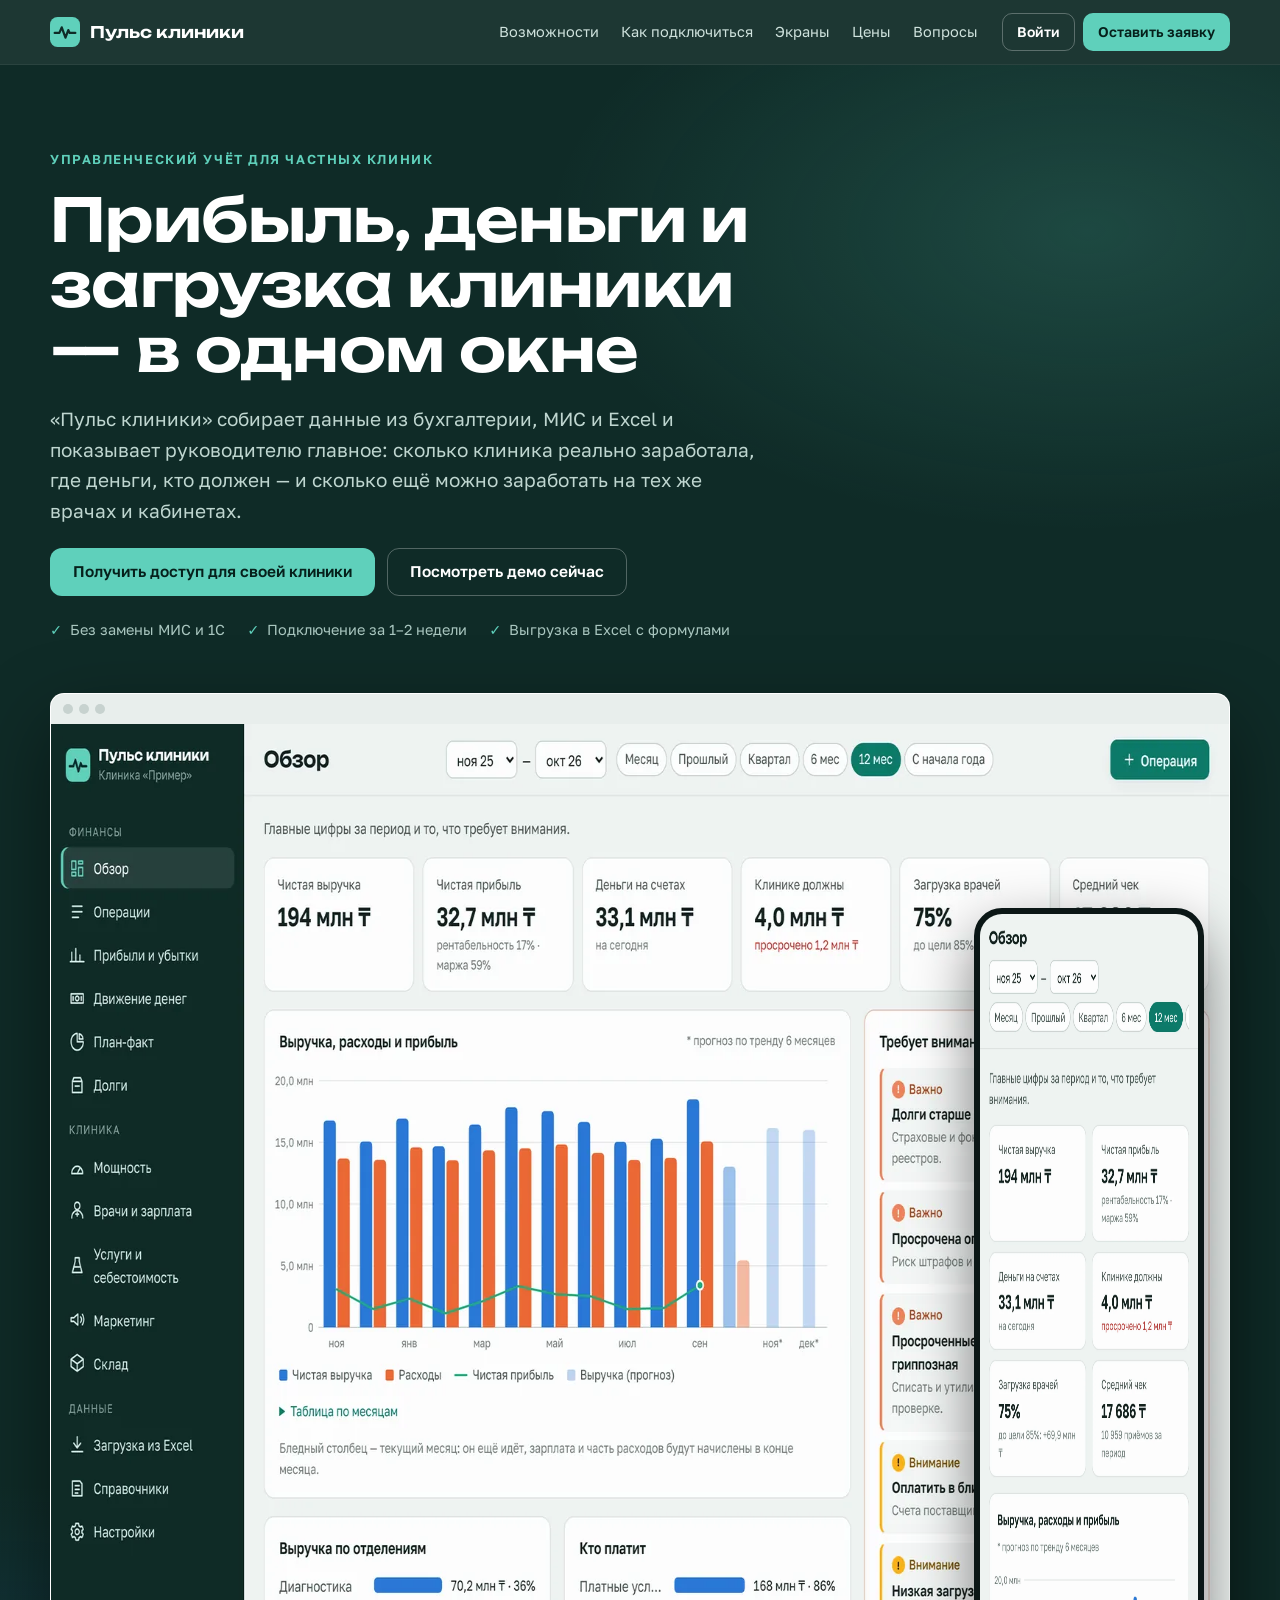
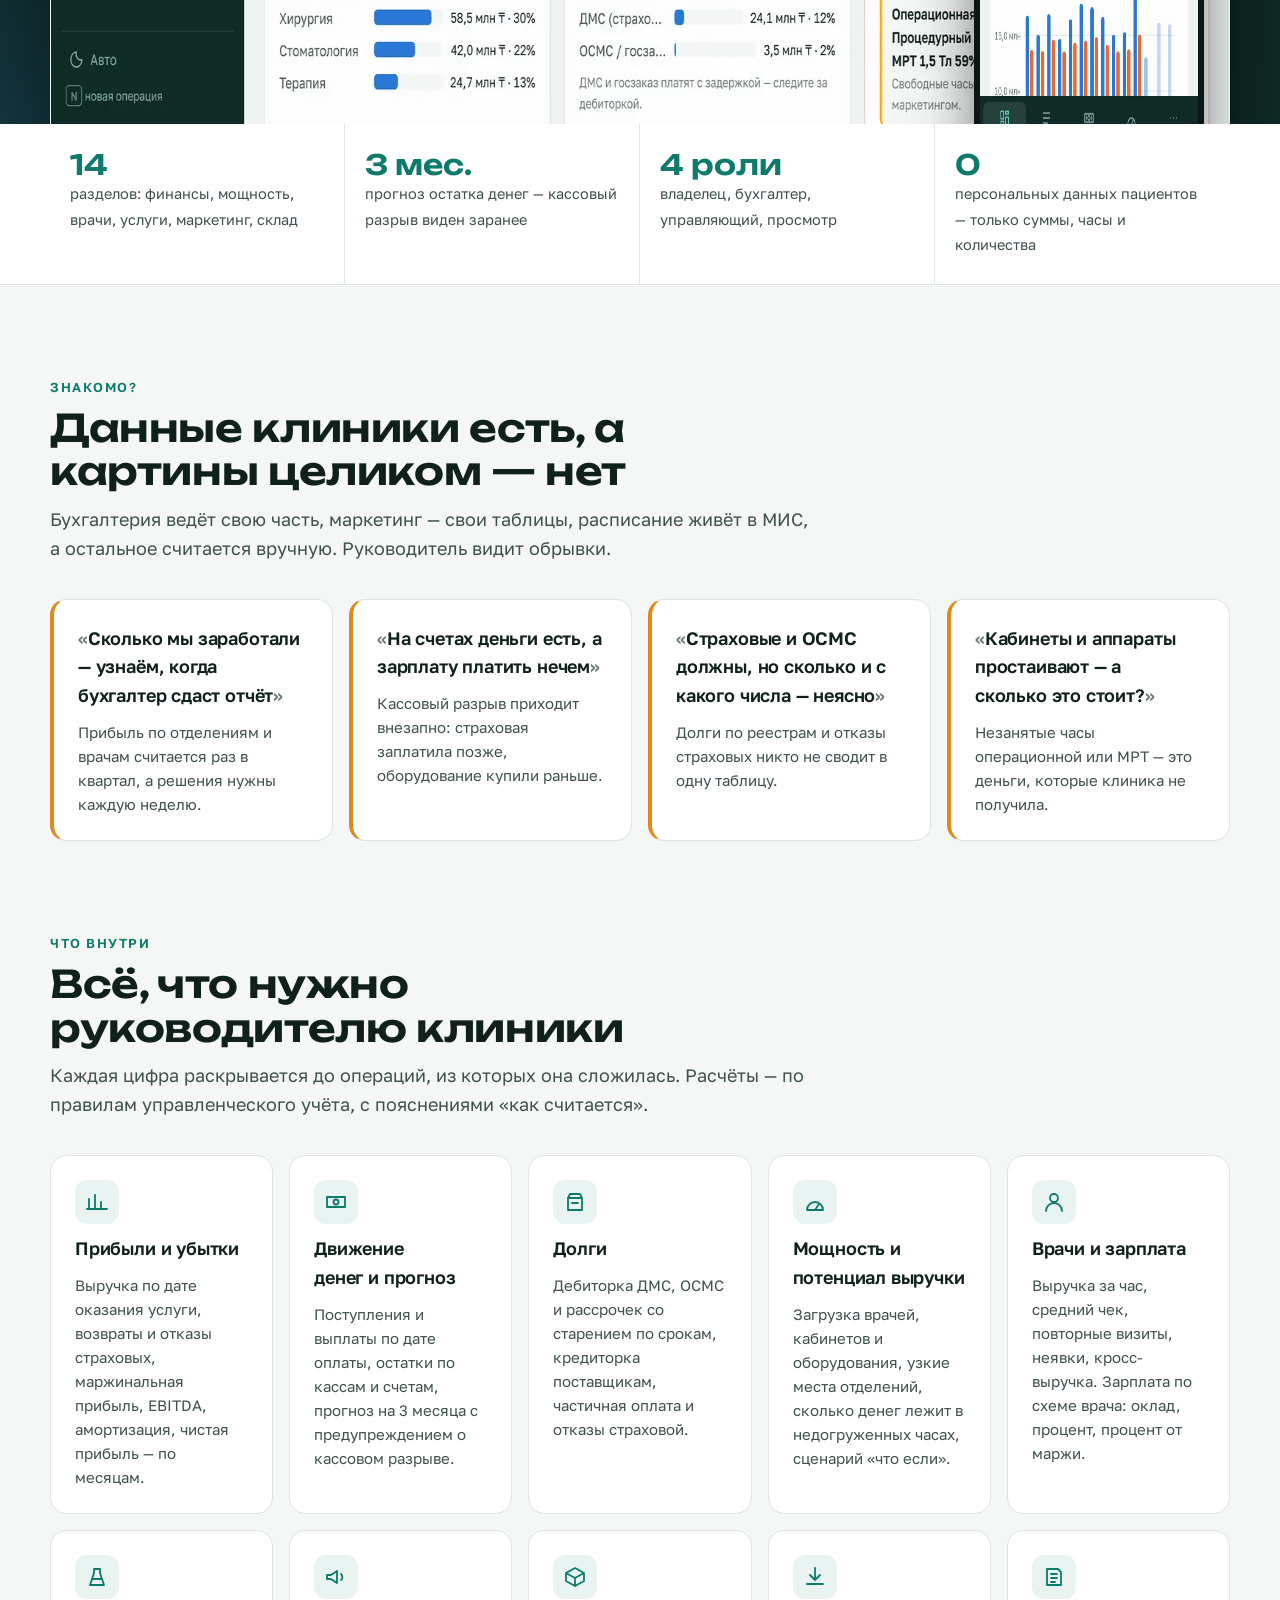
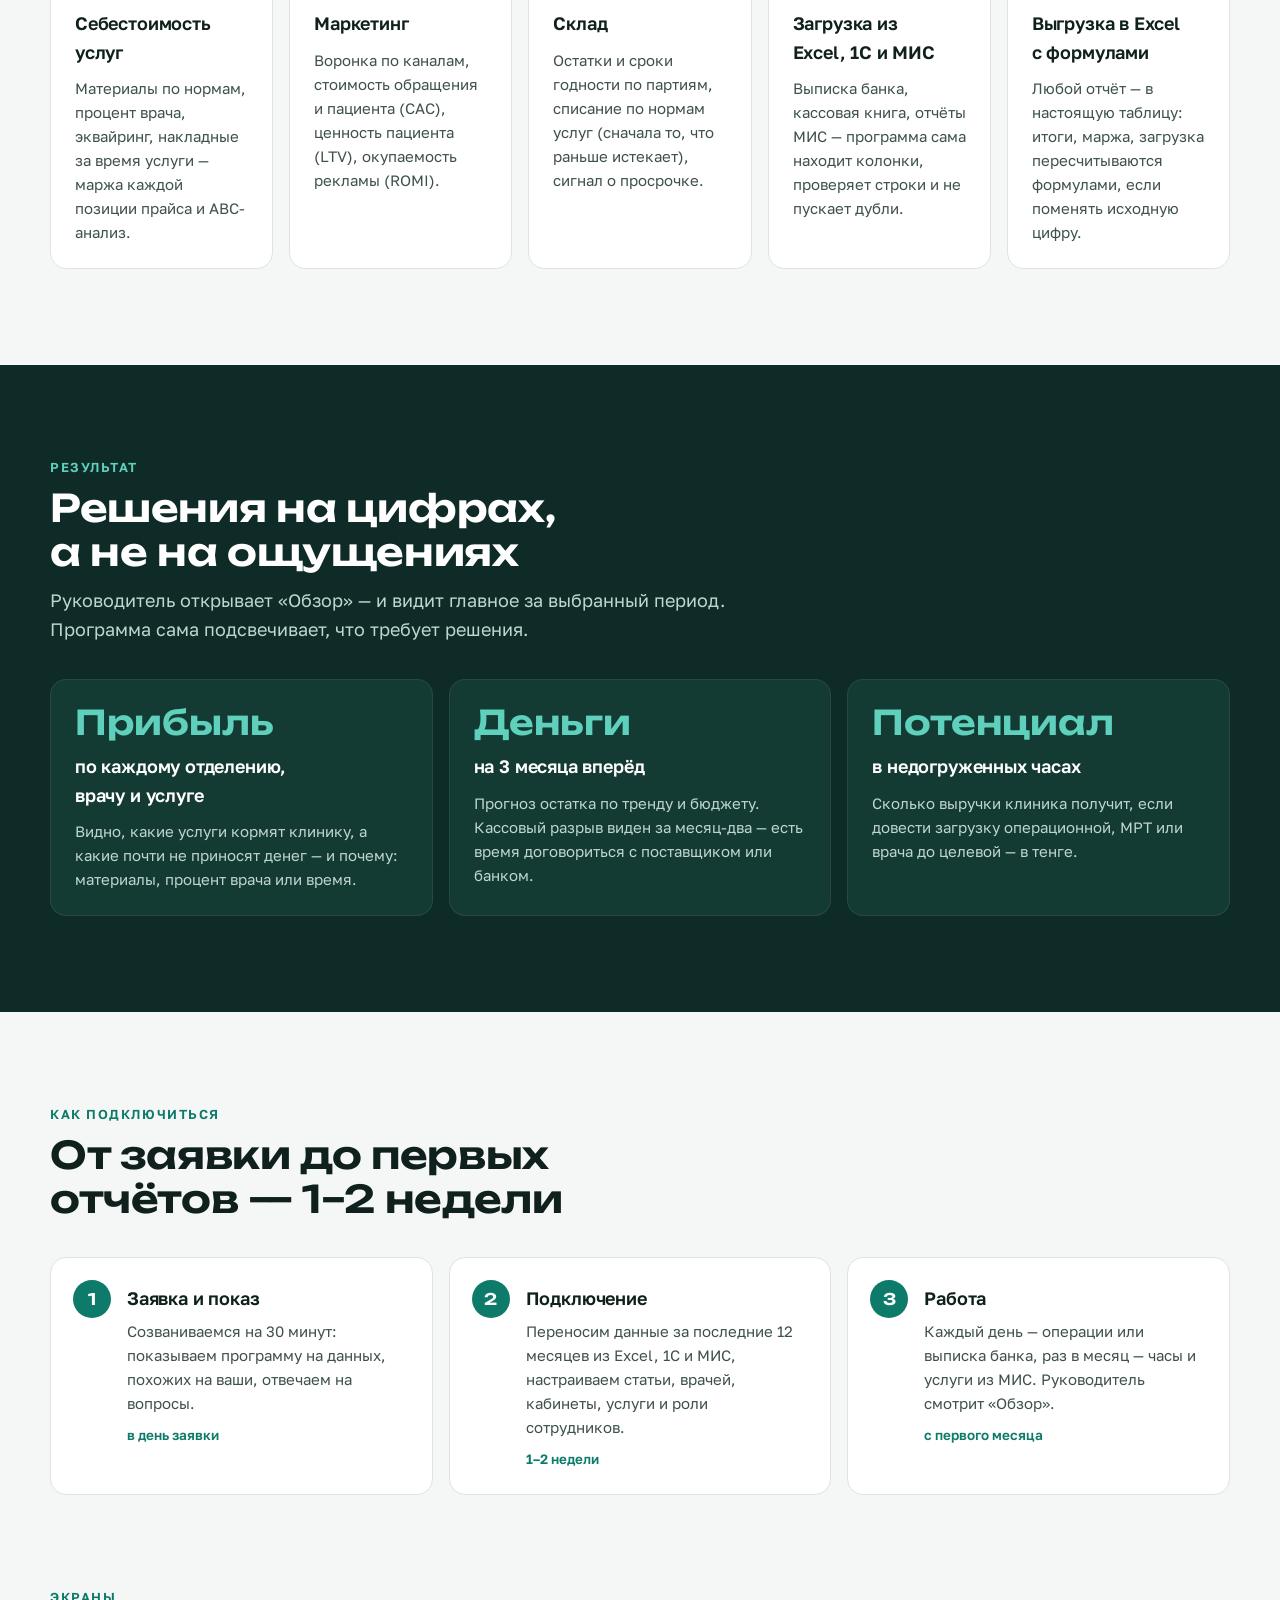
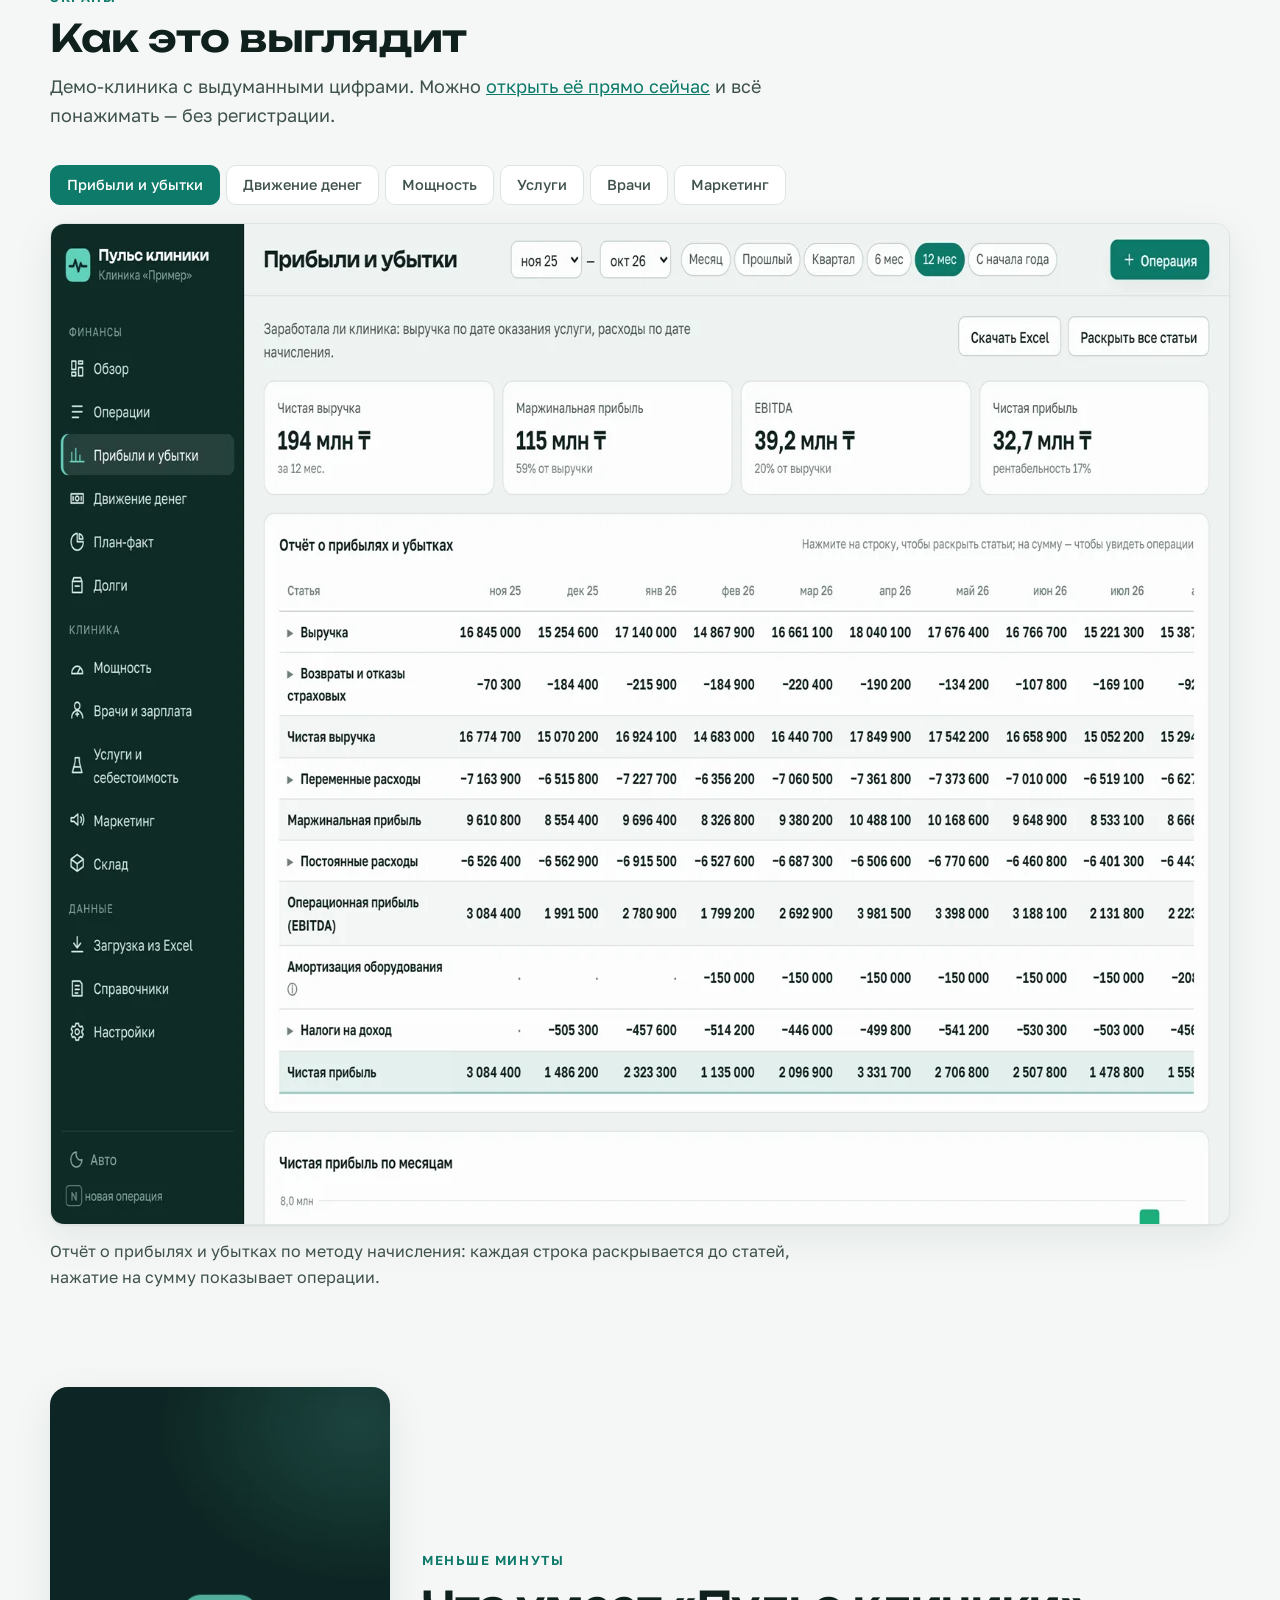
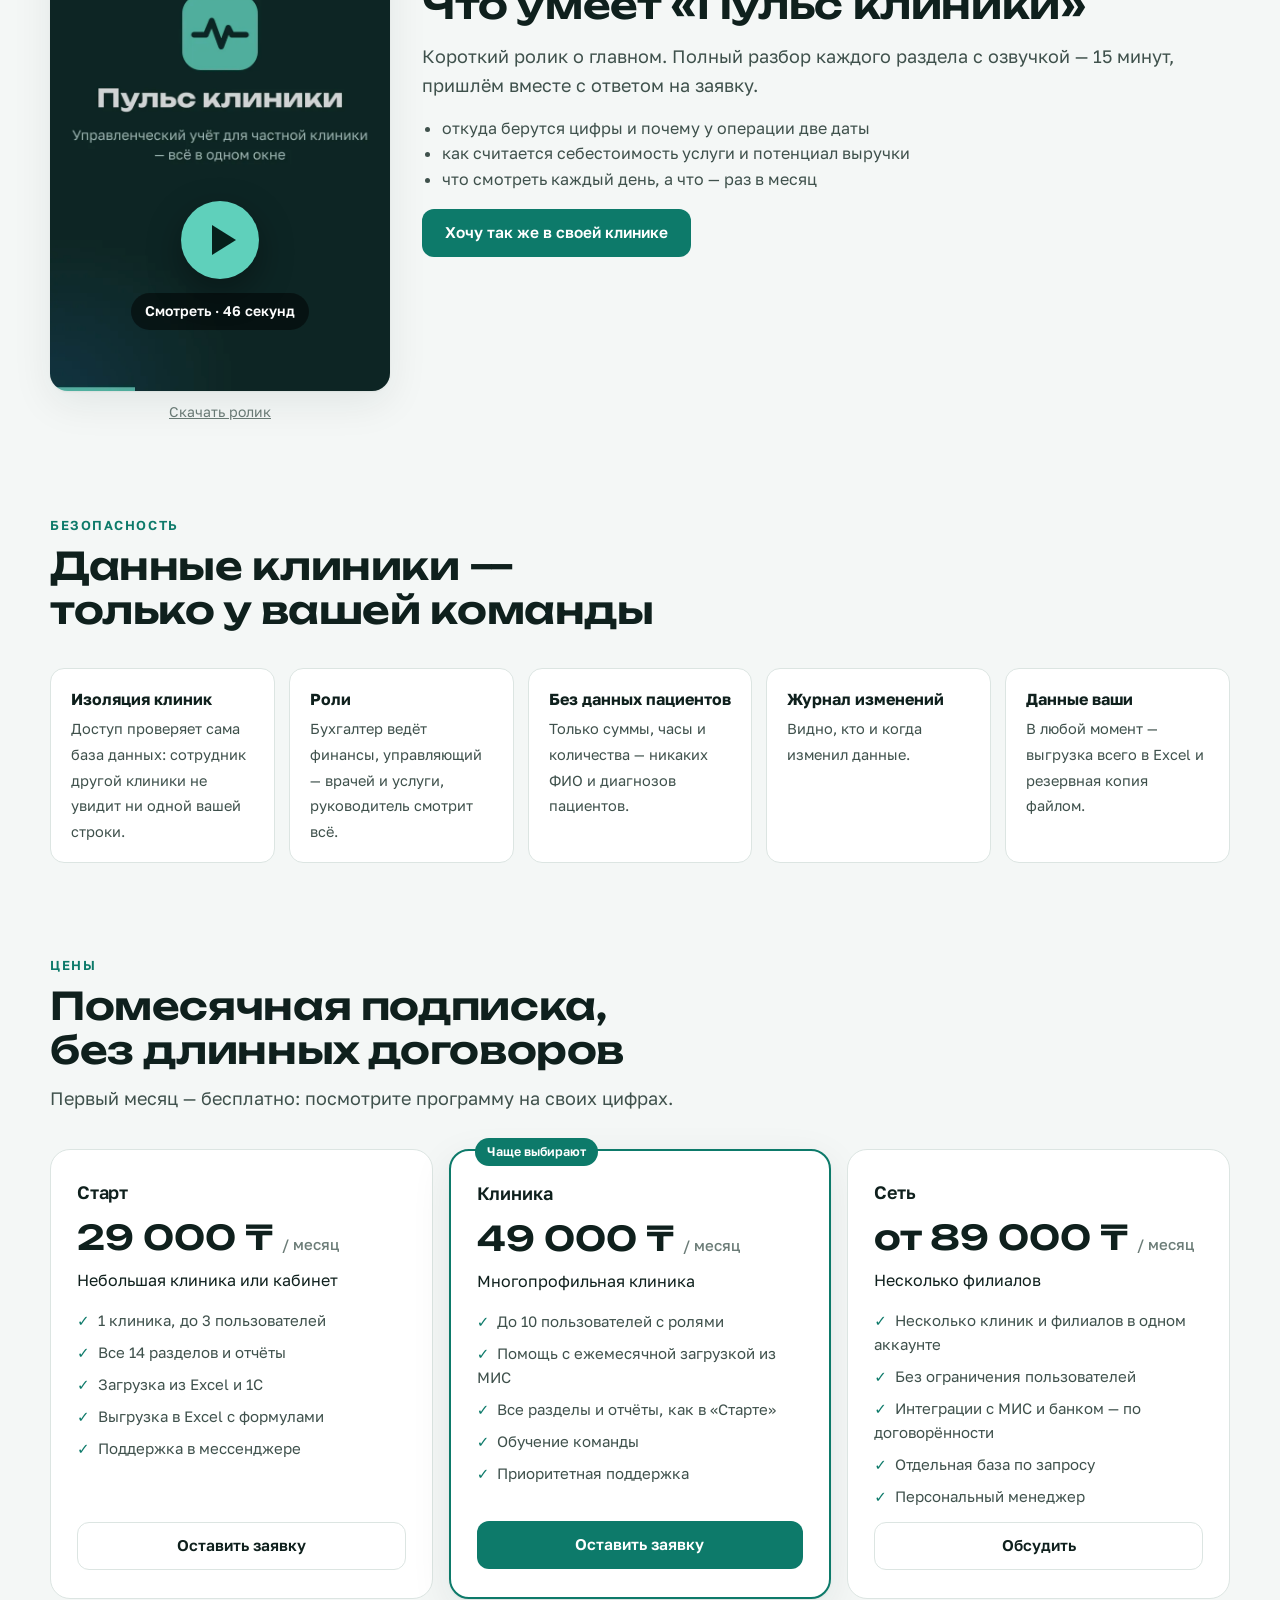
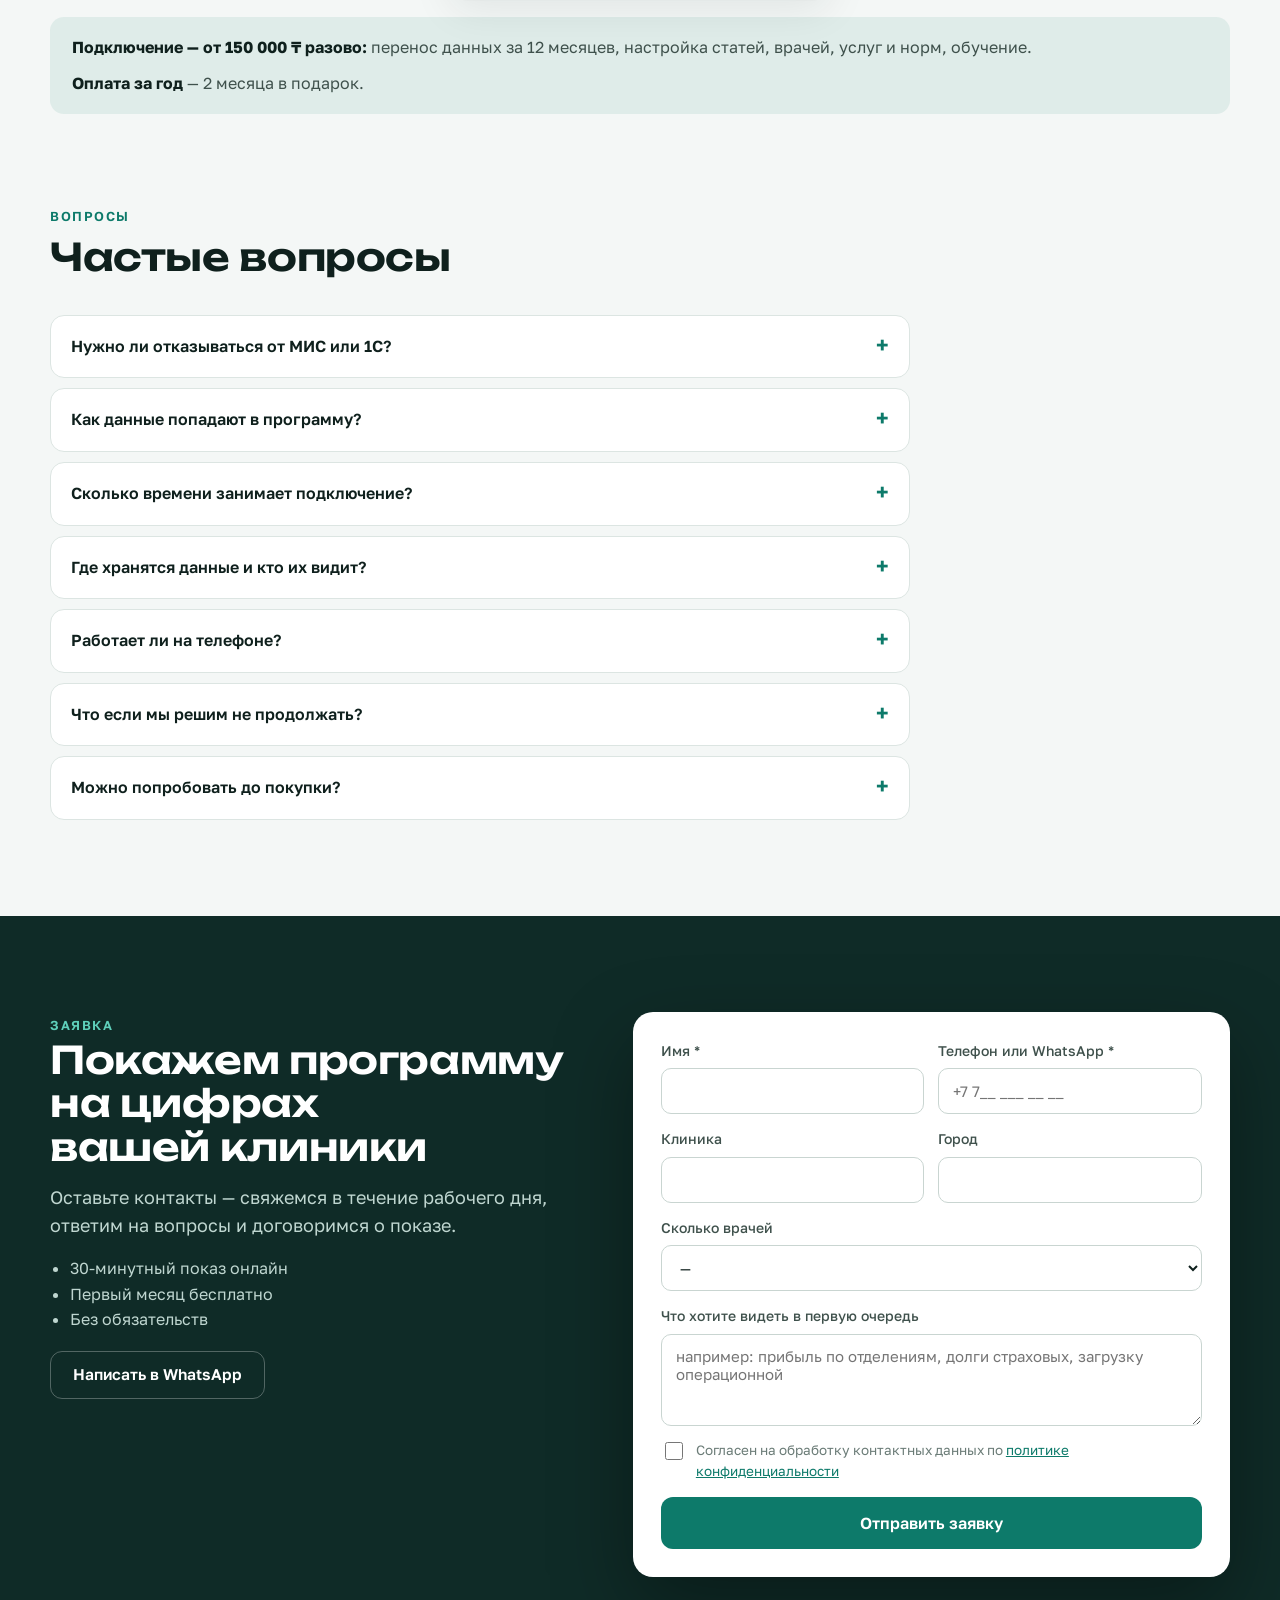
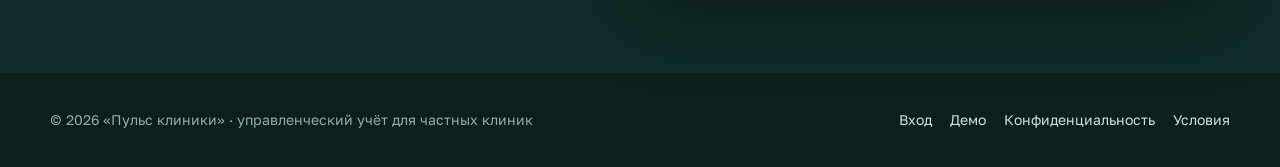
<file: public/index.html>
<!doctype html>
<html lang="ru">
<head>
<meta charset="utf-8">
<meta name="viewport" content="width=device-width, initial-scale=1">
<title>Пульс клиники — управленческий учёт для частной клиники</title>
<meta name="description" content="Прибыль, деньги, долги страховых и загрузка врачей и кабинетов — в одном окне. Без замены МИС и 1С. Подключение за 1–2 недели.">
<link rel="icon" href="favicon.svg" type="image/svg+xml">
<meta property="og:type" content="website">
<meta property="og:title" content="Пульс клиники — управленческий учёт для частной клиники">
<meta property="og:description" content="Сколько клиника реально заработала, где деньги, кто должен и сколько ещё можно заработать на тех же врачах и кабинетах.">
<meta property="og:url" content="https://puls-kliniki.imakanovr.workers.dev/">
<!-- ссылки в соцсетях и мессенджерах берут картинку только по полному адресу; при смене домена поменяйте его здесь -->
<meta property="og:image" content="https://puls-kliniki.imakanovr.workers.dev/img/og.png">
<meta property="og:image:width" content="1200">
<meta property="og:image:height" content="630">
<meta name="twitter:card" content="summary_large_image">
<link rel="canonical" href="https://puls-kliniki.imakanovr.workers.dev/">
<meta property="og:locale" content="ru_RU">
<meta name="theme-color" content="#0f2b27">
<link rel="preconnect" href="https://fonts.googleapis.com">
<link rel="preconnect" href="https://fonts.gstatic.com" crossorigin>
<link rel="stylesheet" href="https://fonts.googleapis.com/css2?family=Golos+Text:wght@400;500;600;700&family=Unbounded:wght@500;600&display=swap">
<link rel="stylesheet" href="landing.css">
<script type="application/ld+json">{"@context": "https://schema.org", "@type": "SoftwareApplication", "name": "Пульс клиники", "applicationCategory": "BusinessApplication", "operatingSystem": "Web", "description": "Управленческий учёт для частной клиники: прибыль, деньги, долги страховых, загрузка врачей и кабинетов, себестоимость услуг.", "url": "https://puls-kliniki.imakanovr.workers.dev/", "inLanguage": "ru", "offers": [{"@type": "Offer", "name": "Старт", "price": "29000", "priceCurrency": "KZT"}, {"@type": "Offer", "name": "Клиника", "price": "49000", "priceCurrency": "KZT"}, {"@type": "Offer", "name": "Сеть", "price": "89000", "priceCurrency": "KZT"}]}</script>
<script type="application/ld+json">{"@context": "https://schema.org", "@type": "Organization", "name": "Пульс клиники", "url": "https://puls-kliniki.imakanovr.workers.dev/", "logo": "https://puls-kliniki.imakanovr.workers.dev/favicon.svg", "contactPoint": {"@type": "ContactPoint", "telephone": "+7-707-611-30-75", "contactType": "sales", "availableLanguage": "Russian"}}</script>
<script type="application/ld+json">{"@context": "https://schema.org", "@type": "FAQPage", "mainEntity": [{"@type": "Question", "name": "Нужно ли отказываться от МИС или 1С?", "acceptedAnswer": {"@type": "Answer", "text": "Нет. МИС ведёт расписание и приёмы, 1С — официальную бухгалтерию. «Пульс клиники» берёт из них цифры и показывает управленческую картину, которой там нет."}}, {"@type": "Question", "name": "Как данные попадают в программу?", "acceptedAnswer": {"@type": "Answer", "text": "Операции вносятся вручную или загружаются выпиской банка, кассовой книгой, выгрузкой из 1С. Часы, приёмы и продажи услуг — отчётом МИС раз в месяц. Программа сама находит колонки, показывает ошибки и не пускает повторную загрузку тех же строк."}}, {"@type": "Question", "name": "Сколько времени занимает подключение?", "acceptedAnswer": {"@type": "Answer", "text": "Обычно 1–2 недели: перенос данных за последние 12 месяцев, настройка справочников и обучение. Первые отчёты на ваших цифрах — уже в первую неделю."}}, {"@type": "Question", "name": "Где хранятся данные и кто их видит?", "acceptedAnswer": {"@type": "Answer", "text": "В защищённой облачной базе. Доступ — только у сотрудников, которых пригласил владелец клиники, по ролям. Данные других клиник изолированы на уровне базы. Персональные данные пациентов в программе не хранятся."}}, {"@type": "Question", "name": "Работает ли на телефоне?", "acceptedAnswer": {"@type": "Answer", "text": "Да. Руководитель смотрит «Обзор», деньги и загрузку с телефона, бухгалтер работает с компьютера. Ничего устанавливать не нужно — программа открывается в браузере."}}, {"@type": "Question", "name": "Что если мы решим не продолжать?", "acceptedAnswer": {"@type": "Answer", "text": "Все данные выгружаются в Excel и резервной копией файлом — в любой момент. Договор помесячный."}}, {"@type": "Question", "name": "Можно попробовать до покупки?", "acceptedAnswer": {"@type": "Answer", "text": "Да: демо открыто без регистрации, а первый месяц на ваших данных — бесплатно."}}]}</script>
</head>
<body>
<header class="top">
  <div class="wrap">
    <a class="brand" href="./"><svg width="30" height="30" viewBox="0 0 32 32" aria-hidden="true"><rect width="32" height="32" rx="8" fill="#5fd0bb"/><path d="M5 17h5l2.5-6 4 11 3-8 1.5 3H27" fill="none" stroke="#0f2b27" stroke-width="2.4" stroke-linecap="round" stroke-linejoin="round"/></svg><b>Пульс клиники</b></a>
    <nav class="nav" aria-label="Разделы страницы"><a href="#features">Возможности</a><a href="#how">Как подключиться</a><a href="#screens">Экраны</a><a href="#prices">Цены</a><a href="#faq">Вопросы</a></nav>
    <div class="top-cta"><a class="btn ghost small" href="app.html">Войти</a><a class="btn primary small" href="#order">Оставить заявку</a></div>
  </div>
</header>

<section class="hero">
  <div class="wrap hero-grid">
    <div class="hero-text">
      <span class="eyebrow">Управленческий учёт для частных клиник</span>
      <h1>Прибыль, деньги и загрузка клиники — в одном окне</h1>
      <p class="lead">«Пульс клиники» собирает данные из бухгалтерии, МИС и Excel и показывает руководителю главное: сколько клиника реально заработала, где деньги, кто должен — и сколько ещё можно заработать на тех же врачах и кабинетах.</p>
      <div class="cta-row"><a class="btn primary" href="#order">Получить доступ для своей клиники</a><a class="btn ghost" href="app.html?demo">Посмотреть демо сейчас</a></div>
      <ul class="ticks"><li>Без замены МИС и 1С</li><li>Подключение за 1–2 недели</li><li>Выгрузка в Excel с формулами</li></ul>
    </div>
    <div class="hero-shot">
      <div class="browser"><div class="browser-bar"><i></i><i></i><i></i></div><img src="img/overview.webp" alt="Обзор: выручка, прибыль, деньги на счетах, долги, загрузка врачей и сигналы «требует внимания»" width="1600" height="1000"></div>
      <div class="phone"><img src="img/m-overview.webp" alt="Обзор на телефоне" width="390" height="844" loading="lazy"></div>
    </div>
  </div>
</section>

<section class="stats" aria-label="Коротко">
  <div class="wrap">
    <div class="stat"><b>14</b><span>разделов: финансы, мощность, врачи, услуги, маркетинг, склад</span></div>
    <div class="stat"><b>3 мес.</b><span>прогноз остатка денег — кассовый разрыв виден заранее</span></div>
    <div class="stat"><b>4 роли</b><span>владелец, бухгалтер, управляющий, просмотр</span></div>
    <div class="stat"><b>0</b><span>персональных данных пациентов — только суммы, часы и количества</span></div>
  </div>
</section>

<section class="sec pain">
  <div class="wrap">
    <div class="sec-head"><span class="eyebrow">Знакомо?</span><h2>Данные клиники есть, а картины целиком — нет</h2><p class="lead">Бухгалтерия ведёт свою часть, маркетинг — свои таблицы, расписание живёт в МИС, а остальное считается вручную. Руководитель видит обрывки.</p></div>
    <div class="grid">
      <div class="card"><h3>Сколько мы заработали — узнаём, когда бухгалтер сдаст отчёт</h3><p>Прибыль по отделениям и врачам считается раз в квартал, а решения нужны каждую неделю.</p></div>
      <div class="card"><h3>На счетах деньги есть, а зарплату платить нечем</h3><p>Кассовый разрыв приходит внезапно: страховая заплатила позже, оборудование купили раньше.</p></div>
      <div class="card"><h3>Страховые и ОСМС должны, но сколько и с какого числа — неясно</h3><p>Долги по реестрам и отказы страховых никто не сводит в одну таблицу.</p></div>
      <div class="card"><h3>Кабинеты и аппараты простаивают — а сколько это стоит?</h3><p>Незанятые часы операционной или МРТ — это деньги, которые клиника не получила.</p></div>
    </div>
  </div>
</section>

<section class="sec feat" id="features" style="padding-top:0">
  <div class="wrap">
    <div class="sec-head"><span class="eyebrow">Что внутри</span><h2>Всё, что нужно руководителю клиники</h2><p class="lead">Каждая цифра раскрывается до операций, из которых она сложилась. Расчёты — по правилам управленческого учёта, с пояснениями «как считается».</p></div>
    <div class="grid">
      <div class="card"><div class="ico"><svg viewBox="0 0 24 24"><path d="M4 19V9M10 19V5M16 19v-7M22 19H2"/></svg></div><h3>Прибыли и убытки</h3><p>Выручка по дате оказания услуги, возвраты и отказы страховых, маржинальная прибыль, EBITDA, амортизация, чистая прибыль — по месяцам.</p></div>
      <div class="card"><div class="ico"><svg viewBox="0 0 24 24"><path d="M3 7h18v10H3zM12 9.5a2.5 2.5 0 1 0 0 5 2.5 2.5 0 0 0 0-5z"/></svg></div><h3>Движение денег и прогноз</h3><p>Поступления и выплаты по дате оплаты, остатки по кассам и счетам, прогноз на 3 месяца с предупреждением о кассовом разрыве.</p></div>
      <div class="card"><div class="ico"><svg viewBox="0 0 24 24"><path d="M7 4h10l2 4v12H5V8zM5 8h14M9 13h6"/></svg></div><h3>Долги</h3><p>Дебиторка ДМС, ОСМС и рассрочек со старением по срокам, кредиторка поставщикам, частичная оплата и отказы страховой.</p></div>
      <div class="card"><div class="ico"><svg viewBox="0 0 24 24"><path d="M4 20a8 8 0 1 1 16 0M12 20l4-6M4 20h16"/></svg></div><h3>Мощность и потенциал выручки</h3><p>Загрузка врачей, кабинетов и оборудования, узкие места отделений, сколько денег лежит в недогруженных часах, сценарий «что если».</p></div>
      <div class="card"><div class="ico"><svg viewBox="0 0 24 24"><path d="M12 12a4 4 0 1 0 0-8 4 4 0 0 0 0 8zM4 21a8 8 0 0 1 16 0"/></svg></div><h3>Врачи и зарплата</h3><p>Выручка за час, средний чек, повторные визиты, неявки, кросс-выручка. Зарплата по схеме врача: оклад, процент, процент от маржи.</p></div>
      <div class="card"><div class="ico"><svg viewBox="0 0 24 24"><path d="M9 4h6v4l4 12H5L9 8zM8 14h8"/></svg></div><h3>Себестоимость услуг</h3><p>Материалы по нормам, процент врача, эквайринг, накладные за время услуги — маржа каждой позиции прайса и ABC-анализ.</p></div>
      <div class="card"><div class="ico"><svg viewBox="0 0 24 24"><path d="M3 10v4h4l6 4V6L7 10zM17 9a4 4 0 0 1 0 6"/></svg></div><h3>Маркетинг</h3><p>Воронка по каналам, стоимость обращения и пациента (CAC), ценность пациента (LTV), окупаемость рекламы (ROMI).</p></div>
      <div class="card"><div class="ico"><svg viewBox="0 0 24 24"><path d="M3 8l9-5 9 5v8l-9 5-9-5zM3 8l9 5 9-5M12 13v8"/></svg></div><h3>Склад</h3><p>Остатки и сроки годности по партиям, списание по нормам услуг (сначала то, что раньше истекает), сигнал о просрочке.</p></div>
      <div class="card"><div class="ico"><svg viewBox="0 0 24 24"><path d="M12 3v12M7 10l5 5 5-5M4 19h16"/></svg></div><h3>Загрузка из Excel, 1С и МИС</h3><p>Выписка банка, кассовая книга, отчёты МИС — программа сама находит колонки, проверяет строки и не пускает дубли.</p></div>
      <div class="card"><div class="ico"><svg viewBox="0 0 24 24"><path d="M5 4h11l3 3v13H5zM9 9h6M9 13h6M9 17h4"/></svg></div><h3>Выгрузка в Excel с формулами</h3><p>Любой отчёт — в настоящую таблицу: итоги, маржа, загрузка пересчитываются формулами, если поменять исходную цифру.</p></div>
    </div>
  </div>
</section>

<section class="sec outcomes">
  <div class="wrap">
    <div class="sec-head"><span class="eyebrow" style="color:var(--accent-2)">Результат</span><h2>Решения на цифрах, а не на ощущениях</h2><p class="lead">Руководитель открывает «Обзор» — и видит главное за выбранный период. Программа сама подсвечивает, что требует решения.</p></div>
    <div class="grid">
      <div class="card"><span class="big">Прибыль</span><h3>по каждому отделению, врачу и услуге</h3><p>Видно, какие услуги кормят клинику, а какие почти не приносят денег — и почему: материалы, процент врача или время.</p></div>
      <div class="card"><span class="big">Деньги</span><h3>на 3 месяца вперёд</h3><p>Прогноз остатка по тренду и бюджету. Кассовый разрыв виден за месяц-два — есть время договориться с поставщиком или банком.</p></div>
      <div class="card"><span class="big">Потенциал</span><h3>в недогруженных часах</h3><p>Сколько выручки клиника получит, если довести загрузку операционной, МРТ или врача до целевой — в тенге.</p></div>
    </div>
  </div>
</section>

<section class="sec" id="how">
  <div class="wrap">
    <div class="sec-head"><span class="eyebrow">Как подключиться</span><h2>От заявки до первых отчётов — 1–2 недели</h2></div>
    <div class="steps">
      <div class="step"><h3>Заявка и показ</h3><p>Созваниваемся на 30 минут: показываем программу на данных, похожих на ваши, отвечаем на вопросы.</p><small>в день заявки</small></div>
      <div class="step"><h3>Подключение</h3><p>Переносим данные за последние 12 месяцев из Excel, 1С и МИС, настраиваем статьи, врачей, кабинеты, услуги и роли сотрудников.</p><small>1–2 недели</small></div>
      <div class="step"><h3>Работа</h3><p>Каждый день — операции или выписка банка, раз в месяц — часы и услуги из МИС. Руководитель смотрит «Обзор».</p><small>с первого месяца</small></div>
    </div>
  </div>
</section>

<section class="sec" id="screens" style="padding-top:0">
  <div class="wrap">
    <div class="sec-head"><span class="eyebrow">Экраны</span><h2>Как это выглядит</h2><p class="lead">Демо-клиника с выдуманными цифрами. Можно <a href="app.html?demo">открыть её прямо сейчас</a> и всё понажимать — без регистрации.</p></div>
    <div class="tabs" role="tablist">
      <button class="tab" role="tab" aria-selected="true" data-shot="pnl">Прибыли и убытки</button>
      <button class="tab" role="tab" aria-selected="false" data-shot="cash">Движение денег</button>
      <button class="tab" role="tab" aria-selected="false" data-shot="capacity">Мощность</button>
      <button class="tab" role="tab" aria-selected="false" data-shot="services">Услуги</button>
      <button class="tab" role="tab" aria-selected="false" data-shot="doctors">Врачи</button>
      <button class="tab" role="tab" aria-selected="false" data-shot="marketing">Маркетинг</button>
    </div>
    <div class="shot"><img id="shotImg" src="img/pnl.webp" alt="Прибыли и убытки по месяцам" width="1600" height="1000" loading="lazy"></div>
    <p class="shot-cap" id="shotCap">Отчёт о прибылях и убытках по методу начисления: каждая строка раскрывается до статей, нажатие на сумму показывает операции.</p>
  </div>
</section>

<section class="sec" style="padding-top:0" id="video">
  <div class="wrap video-grid">
    <div class="vcol">
      <div class="vbox">
        <video id="promo" poster="img/promo-poster.webp" playsinline preload="none"></video>
        <button class="vplay" id="vplay" type="button" aria-label="Смотреть ролик"><span aria-hidden="true"></span><small id="vprog">Смотреть · 46 секунд</small></button>
      </div>
      <a class="vdl" href="media/promo.mp4" download="Пульс клиники — ролик.mp4">Скачать ролик</a>
    </div>
    <div class="video-text">
      <span class="eyebrow">Меньше минуты</span><h2>Что умеет «Пульс клиники»</h2>
      <p class="lead">Короткий ролик о главном. Полный разбор каждого раздела с озвучкой — 15 минут, пришлём вместе с ответом на заявку.</p>
      <ul><li>откуда берутся цифры и почему у операции две даты</li><li>как считается себестоимость услуги и потенциал выручки</li><li>что смотреть каждый день, а что — раз в месяц</li></ul>
      <div class="cta-row"><a class="btn dark" href="#order">Хочу так же в своей клинике</a></div>
    </div>
  </div>
</section>

<section class="sec" style="padding-top:0">
  <div class="wrap">
    <div class="sec-head"><span class="eyebrow">Безопасность</span><h2>Данные клиники — только у вашей команды</h2></div>
    <div class="trust">
      <div><b>Изоляция клиник</b><span>Доступ проверяет сама база данных: сотрудник другой клиники не увидит ни одной вашей строки.</span></div>
      <div><b>Роли</b><span>Бухгалтер ведёт финансы, управляющий — врачей и услуги, руководитель смотрит всё.</span></div>
      <div><b>Без данных пациентов</b><span>Только суммы, часы и количества — никаких ФИО и диагнозов пациентов.</span></div>
      <div><b>Журнал изменений</b><span>Видно, кто и когда изменил данные.</span></div>
      <div><b>Данные ваши</b><span>В любой момент — выгрузка всего в Excel и резервная копия файлом.</span></div>
    </div>
  </div>
</section>

<section class="sec" id="prices" style="padding-top:0">
  <div class="wrap">
    <div class="sec-head"><span class="eyebrow">Цены</span><h2>Помесячная подписка, без длинных договоров</h2><p class="lead">Первый месяц — бесплатно: посмотрите программу на своих цифрах.</p></div>
    <div class="prices">
      <div class="price"><h3>Старт</h3><div class="sum">29 000 ₸ <small>/ месяц</small></div><p class="muted">Небольшая клиника или кабинет</p>
        <ul><li>1 клиника, до 3 пользователей</li><li>Все 14 разделов и отчёты</li><li>Загрузка из Excel и 1С</li><li>Выгрузка в Excel с формулами</li><li>Поддержка в мессенджере</li></ul><a class="btn line" href="#order" data-plan="Старт">Оставить заявку</a></div>
      <div class="price hot"><span class="badge">Чаще выбирают</span><h3>Клиника</h3><div class="sum">49 000 ₸ <small>/ месяц</small></div><p class="muted">Многопрофильная клиника</p>
        <ul><li>До 10 пользователей с ролями</li><li>Помощь с ежемесячной загрузкой из МИС</li><li>Все разделы и отчёты, как в «Старте»</li><li>Обучение команды</li><li>Приоритетная поддержка</li></ul><a class="btn dark" href="#order" data-plan="Клиника">Оставить заявку</a></div>
      <div class="price"><h3>Сеть</h3><div class="sum">от 89 000 ₸ <small>/ месяц</small></div><p class="muted">Несколько филиалов</p>
        <ul><li>Несколько клиник и филиалов в одном аккаунте</li><li>Без ограничения пользователей</li><li>Интеграции с МИС и банком — по договорённости</li><li>Отдельная база по запросу</li><li>Персональный менеджер</li></ul><a class="btn line" href="#order" data-plan="Сеть">Обсудить</a></div>
    </div>
    <div class="price-note"><span><b>Подключение — от 150 000 ₸ разово:</b> перенос данных за 12 месяцев, настройка статей, врачей, услуг и норм, обучение.</span><span><b>Оплата за год</b> — 2 месяца в подарок.</span></div>
  </div>
</section>

<section class="sec" id="faq" style="padding-top:0">
  <div class="wrap">
    <div class="sec-head"><span class="eyebrow">Вопросы</span><h2>Частые вопросы</h2></div>
    <div class="faq">
      <details><summary>Нужно ли отказываться от МИС или 1С?</summary><p>Нет. МИС ведёт расписание и приёмы, 1С — официальную бухгалтерию. «Пульс клиники» берёт из них цифры и показывает управленческую картину, которой там нет.</p></details>
      <details><summary>Как данные попадают в программу?</summary><p>Операции вносятся вручную или загружаются выпиской банка, кассовой книгой, выгрузкой из 1С. Часы, приёмы и продажи услуг — отчётом МИС раз в месяц. Программа сама находит колонки, показывает ошибки и не пускает повторную загрузку тех же строк.</p></details>
      <details><summary>Сколько времени занимает подключение?</summary><p>Обычно 1–2 недели: перенос данных за последние 12 месяцев, настройка справочников и обучение. Первые отчёты на ваших цифрах — уже в первую неделю.</p></details>
      <details><summary>Где хранятся данные и кто их видит?</summary><p>В защищённой облачной базе. Доступ — только у сотрудников, которых пригласил владелец клиники, по ролям. Данные других клиник изолированы на уровне базы. Персональные данные пациентов в программе не хранятся.</p></details>
      <details><summary>Работает ли на телефоне?</summary><p>Да. Руководитель смотрит «Обзор», деньги и загрузку с телефона, бухгалтер работает с компьютера. Ничего устанавливать не нужно — программа открывается в браузере.</p></details>
      <details><summary>Что если мы решим не продолжать?</summary><p>Все данные выгружаются в Excel и резервной копией файлом — в любой момент. Договор помесячный.</p></details>
      <details><summary>Можно попробовать до покупки?</summary><p>Да: демо открыто без регистрации, а первый месяц на ваших данных — бесплатно.</p></details>
    </div>
  </div>
</section>

<section class="sec order" id="order">
  <div class="wrap order-grid">
    <div>
      <span class="eyebrow" style="color:var(--accent-2)">Заявка</span>
      <h2>Покажем программу на цифрах вашей клиники</h2>
      <p class="lead" style="margin-top:14px">Оставьте контакты — свяжемся в течение рабочего дня, ответим на вопросы и договоримся о показе.</p>
      <ul><li>30-минутный показ онлайн</li><li>Первый месяц бесплатно</li><li>Без обязательств</li></ul>
      <p style="margin-top:18px" id="waRow" hidden><a class="btn ghost" id="waBtn" href="#" target="_blank" rel="noopener">Написать в WhatsApp</a></p>
    </div>
    <form class="form" id="leadForm" novalidate>
      <label>Имя *<input name="name" autocomplete="name" required maxlength="120"></label>
      <label>Телефон или WhatsApp *<input name="phone" type="tel" autocomplete="tel" required maxlength="40" placeholder="+7 7__ ___ __ __"></label>
      <label>Клиника<input name="clinic" autocomplete="organization" maxlength="200"></label>
      <label>Город<input name="city" maxlength="80"></label>
      <label class="full">Сколько врачей<select name="size"><option value="">—</option><option>1–5</option><option>6–15</option><option>16–40</option><option>больше 40</option><option>сеть клиник</option></select></label>
      <label class="full">Что хотите видеть в первую очередь<textarea name="message" maxlength="2000" placeholder="например: прибыль по отделениям, долги страховых, загрузку операционной"></textarea></label>
      <label class="hp" aria-hidden="true">Сайт<input name="website" tabindex="-1" autocomplete="off"></label>
      <label class="agree full"><input type="checkbox" name="agree"> <span>Согласен на обработку контактных данных по <a href="privacy.html" target="_blank">политике конфиденциальности</a></span></label>
      <p class="form-msg" id="leadMsg" hidden></p>
      <div class="full"><button class="btn dark" type="submit">Отправить заявку</button></div>
    </form>
  </div>
</section>

<footer class="foot">
  <div class="wrap">
    <span>© 2026 «Пульс клиники» · управленческий учёт для частных клиник</span>
    <nav><a href="app.html">Вход</a><a href="app.html?demo">Демо</a><a href="privacy.html">Конфиденциальность</a><a href="terms.html">Условия</a></nav>
  </div>
</footer>

<script>
// Контакты и отправка заявки (в таблицу leads базы — читать её может только владелец проекта)
const SITE = {
  whatsapp: '77076113075',  // номер для кнопки WhatsApp, например '77001234567'
  api: 'https://zqptdixqcatezflrmzxu.supabase.co/rest/v1/leads',
  key: 'sb_publishable_8iOTEULVQcvB83Yq-oqJYQ_89jp1W8N',
};
if (SITE.whatsapp) {
  document.getElementById('waRow').hidden = false;
  document.getElementById('waBtn').href = 'https://wa.me/' + SITE.whatsapp + '?text=' + encodeURIComponent('Здравствуйте! Хочу узнать про «Пульс клиники» для нашей клиники.');
}
const CAPS = {
  pnl: 'Отчёт о прибылях и убытках по методу начисления: каждая строка раскрывается до статей, нажатие на сумму показывает операции.',
  cash: 'Движение денег по дате оплаты, остатки на счетах и прогноз на 3 месяца — с предупреждением о кассовом разрыве.',
  capacity: 'Загрузка каждого врача, кабинета и аппарата, узкое место отделения и сколько выручки клиника недополучает.',
  services: 'Полная себестоимость и маржа каждой услуги: материалы по нормам, процент врача, эквайринг и накладные за время.',
  doctors: 'Показатели врачей: выручка и её тренд, выручка за час, загрузка, средний чек, повторные визиты, неявки.',
  marketing: 'Каналы привлечения: воронка, стоимость обращения и пациента, ценность пациента и окупаемость рекламы.',
};
document.querySelectorAll('.tab').forEach(t => t.onclick = () => {
  document.querySelectorAll('.tab').forEach(x => x.setAttribute('aria-selected', x === t));
  document.getElementById('shotImg').src = 'img/' + t.dataset.shot + '.webp';
  document.getElementById('shotImg').alt = t.textContent;
  document.getElementById('shotCap').textContent = CAPS[t.dataset.shot];
});
// Ролик качается целиком и играет из памяти: Cloudflare отдаёт файлы без частичной загрузки (Range),
// а Safari на iPhone без неё не запускает <video src>. Если загрузка не удалась — обычная ссылка на файл.
document.getElementById('vplay').addEventListener('click', async e => {
  const btn = e.currentTarget, v = document.getElementById('promo'), prog = document.getElementById('vprog');
  btn.disabled = true; prog.textContent = 'Загрузка…';
  try {
    const r = await fetch('media/promo.mp4');
    if (!r.ok) throw new Error(r.status);
    const total = +r.headers.get('content-length') || 0, parts = [];
    if (r.body && r.body.getReader) {
      const rd = r.body.getReader(); let got = 0;
      for (;;) {
        const { done, value } = await rd.read();
        if (done) break;
        parts.push(value); got += value.length;
        if (total) prog.textContent = 'Загрузка ' + Math.min(99, Math.round(got / total * 100)) + '%';
      }
    } else parts.push(await r.arrayBuffer());
    v.src = URL.createObjectURL(new Blob(parts, { type: 'video/mp4' }));
  } catch (err) { v.src = 'media/promo.mp4'; }
  v.controls = true; btn.hidden = true;
  v.play().catch(() => {}); // если браузер не дал запустить сам — у ролика уже есть кнопка «плей»
});

let plan = '';
document.querySelectorAll('[data-plan]').forEach(a => a.addEventListener('click', () => { plan = a.dataset.plan; }));
const form = document.getElementById('leadForm'), msg = document.getElementById('leadMsg');
const say = (t, err) => { msg.hidden = !t; msg.textContent = t || ''; msg.className = 'form-msg' + (err ? ' err' : ''); };
form.onsubmit = async e => {
  e.preventDefault();
  const f = Object.fromEntries(new FormData(form));
  if (f.website) return;                       // поле-ловушка для ботов
  if (!f.name.trim()) return say('Укажите имя', true);
  if (f.phone.replace(/\D/g, '').length < 10) return say('Проверьте номер телефона', true);
  if (!form.agree.checked) return say('Нужно согласие на обработку контактов', true);
  const btn = form.querySelector('button'); btn.disabled = true; btn.textContent = 'Отправляю…'; say('');
  const params = new URLSearchParams(location.search);
  const source = [plan && 'тариф: ' + plan, params.get('utm_source'), params.get('utm_campaign'), document.referrer && 'с: ' + new URL(document.referrer).host].filter(Boolean).join(' · ').slice(0, 200);
  try {
    const r = await fetch(SITE.api, { method: 'POST', headers: { apikey: SITE.key, 'Content-Type': 'application/json', Prefer: 'return=minimal' },
      body: JSON.stringify({ name: f.name.trim(), phone: f.phone.trim(), clinic: f.clinic.trim() || null, city: f.city.trim() || null, size: f.size || null, message: f.message.trim() || null, source: source || null }) });
    if (!r.ok) throw new Error(r.status);
    form.innerHTML = '<div class="done"><b>Спасибо, заявка отправлена!</b><p>Свяжемся с вами в течение рабочего дня.</p><a class="btn line" href="app.html?demo">Пока посмотреть демо</a></div>';
  } catch (er) {
    btn.disabled = false; btn.textContent = 'Отправить заявку';
    say('Не получилось отправить. Проверьте интернет и попробуйте ещё раз' + (SITE.whatsapp ? ' или напишите в WhatsApp.' : '.'), true);
  }
};
</script>
</body>
</html>
</file>
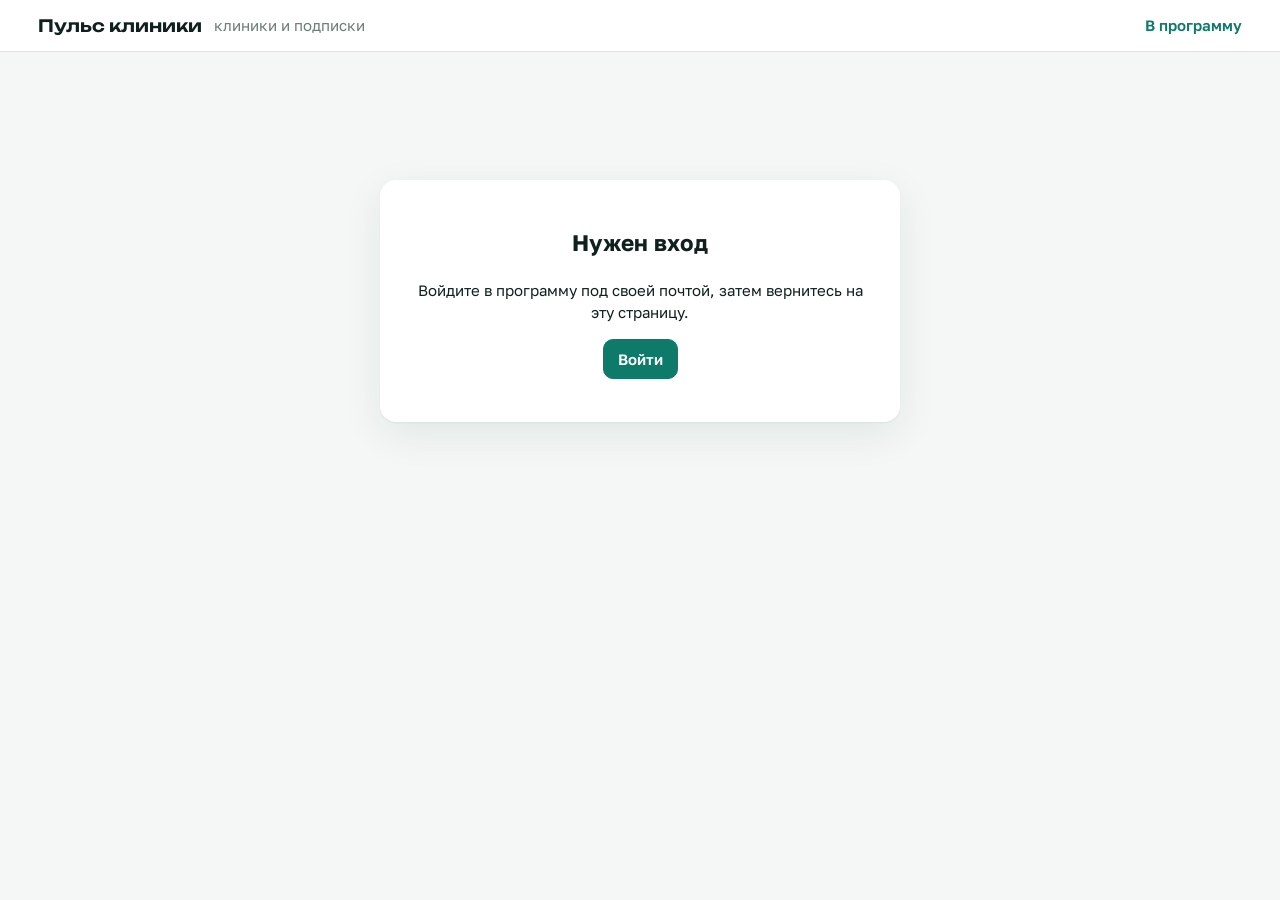
<file: public/admin.html>
<!doctype html>
<html lang="ru">
<head>
<meta charset="utf-8">
<meta name="viewport" content="width=device-width, initial-scale=1">
<meta name="robots" content="noindex, nofollow">
<title>Клиники и подписки — Пульс клиники</title>
<link rel="icon" href="favicon.svg" type="image/svg+xml">
<link rel="stylesheet" href="https://fonts.googleapis.com/css2?family=Golos+Text:wght@400;500;600;700&family=Unbounded:wght@500;600&display=swap">
<style>
  :root { --bg:#f4f7f6; --surface:#fff; --ink:#0f201d; --ink-2:#3f514c; --muted:#6b7c77; --line:#dce5e2; --accent:#0d7a6a; --accent-soft:rgba(13,122,106,.1);
    --warn:#b86b00; --warn-bg:#fff1d6; --crit:#b3261e; --crit-bg:#fde4e1; --ok-bg:#dff3ee; --shadow:0 1px 2px rgba(15,43,39,.06),0 12px 40px rgba(15,43,39,.08); }
  @media (prefers-color-scheme: dark) { :root { --bg:#0e1b19; --surface:#15272a; --ink:#e8f1ef; --ink-2:#b9cbc6; --muted:#8aa19b; --line:#25403c; --accent:#5fd0bb; --accent-soft:rgba(95,208,187,.14);
    --warn:#f2b45a; --warn-bg:#3b2d12; --crit:#ff8d85; --crit-bg:#3d1f1d; --ok-bg:#133a33; } }
  * { box-sizing: border-box; }
  body { margin: 0; background: var(--bg); color: var(--ink); font: 15px/1.5 "Golos Text", system-ui, sans-serif; }
  header { display: flex; align-items: center; gap: 12px; padding: 14px max(16px, 3vw); background: var(--surface); border-bottom: 1px solid var(--line); }
  header b { font: 600 17px "Unbounded", sans-serif; }
  header span { color: var(--muted); }
  header a { margin-left: auto; color: var(--accent); text-decoration: none; font-weight: 600; }
  main { padding: 20px max(16px, 3vw) 60px; max-width: 1400px; margin: 0 auto; }
  .msg { max-width: 520px; margin: 12vh auto; padding: 28px; background: var(--surface); border-radius: 16px; box-shadow: var(--shadow); text-align: center; }
  .tiles { display: grid; grid-template-columns: repeat(auto-fit, minmax(170px, 1fr)); gap: 12px; margin-bottom: 18px; }
  .tile { background: var(--surface); border: 1px solid var(--line); border-radius: 14px; padding: 14px 16px; }
  .tile span { display: block; color: var(--muted); font-size: 13px; }
  .tile b { font: 600 24px "Unbounded", sans-serif; }
  .bar { display: flex; flex-wrap: wrap; gap: 8px; margin-bottom: 14px; align-items: center; }
  .chip { padding: 7px 14px; border-radius: 99px; border: 1px solid var(--line); background: var(--surface); color: var(--ink-2); cursor: pointer; font: inherit; }
  .chip[aria-pressed="true"] { background: var(--accent); border-color: var(--accent); color: #fff; }
  .btn { padding: 8px 14px; border-radius: 10px; border: 1px solid var(--line); background: var(--surface); color: var(--ink); font: inherit; font-weight: 600; cursor: pointer; text-decoration: none; display: inline-block; }
  .btn.primary { background: var(--accent); border-color: var(--accent); color: #fff; }
  .btn.small { padding: 5px 10px; font-size: 13px; }
  .btn:disabled { opacity: .55; cursor: progress; }
  .wrap { overflow-x: auto; background: var(--surface); border: 1px solid var(--line); border-radius: 14px; }
  table { width: 100%; border-collapse: collapse; min-width: 980px; }
  th, td { padding: 10px 12px; text-align: left; border-bottom: 1px solid var(--line); vertical-align: middle; }
  th { color: var(--muted); font-weight: 500; font-size: 13px; white-space: nowrap; }
  tr:last-child td { border-bottom: 0; }
  td.num, th.num { text-align: right; }
  .nm { font-weight: 600; }
  .sub { color: var(--muted); font-size: 13px; }
  .pill { display: inline-block; padding: 2px 9px; border-radius: 99px; font-size: 12.5px; font-weight: 600; white-space: nowrap; }
  .pill.trial { background: var(--accent-soft); color: var(--accent); }
  .pill.active { background: var(--ok-bg); color: var(--accent); }
  .pill.grace { background: var(--warn-bg); color: var(--warn); }
  .pill.expired { background: var(--crit-bg); color: var(--crit); }
  .acts { display: flex; gap: 6px; flex-wrap: wrap; }
  dialog { border: 0; border-radius: 16px; padding: 22px; width: min(440px, calc(100vw - 24px)); box-shadow: var(--shadow); background: var(--surface); color: var(--ink); }
  dialog::backdrop { background: rgba(0, 0, 0, .45); }
  dialog h2 { margin: 0 0 12px; font: 600 18px "Unbounded", sans-serif; }
  label { display: block; margin: 10px 0 4px; color: var(--ink-2); font-size: 13px; }
  input, select { width: 100%; padding: 9px 11px; border-radius: 10px; border: 1px solid var(--line); background: var(--bg); color: var(--ink); font: inherit; }
  .row { display: flex; gap: 10px; justify-content: flex-end; margin-top: 18px; }
  .err { color: var(--crit); margin: 10px 0 0; font-size: 14px; min-height: 1em; }
  .hist td, .hist th { padding: 6px 8px; font-size: 13.5px; }
  .toast { position: fixed; left: 50%; bottom: 24px; transform: translateX(-50%); background: var(--ink); color: var(--bg); padding: 10px 18px; border-radius: 12px; z-index: 9; }
  @media (max-width: 760px) { .wrap table { min-width: 0; } .wrap thead { display: none; } .wrap tr { display: block; padding: 10px 12px; border-bottom: 1px solid var(--line); } .wrap td { display: flex; justify-content: space-between; gap: 12px; border: 0; padding: 3px 0; text-align: right; } .wrap td::before { content: attr(data-l); color: var(--muted); text-align: left; } .wrap td.nm::before { content: none; } }
</style>
</head>
<body>
<header><b>Пульс клиники</b><span>клиники и подписки</span><a href="app.html">В программу</a></header>
<main id="root"><div class="msg"><p>Загрузка…</p></div></main>
<dialog id="dlg"></dialog>
<script src="js/vendor/supabase.js"></script>
<script>
// Панель владельца сервиса. Вход — тем же аккаунтом, что и в программе. Что показывать и менять, решает база:
// функции admin_* отвечают только тем, кто записан в таблицу platform_admins.
const CLOUD = { url: 'https://zqptdixqcatezflrmzxu.supabase.co', key: 'sb_publishable_8iOTEULVQcvB83Yq-oqJYQ_89jp1W8N' };
const PLAN = { trial: 'Пробный', start: 'Старт', clinic: 'Клиника', network: 'Сеть' };
const PRICE = { start: 29000, clinic: 49000, network: 89000 };       // ₸ в месяц — подставляются в форму продления
const STATE = { trial: 'Пробный период', active: 'Оплачено', grace: 'Просрочка до 10 дн.', expired: 'Только просмотр' };
const $ = q => document.querySelector(q), root = $('#root'), dlg = $('#dlg');
const esc = s => String(s ?? '').replace(/[&<>"']/g, c => ({ '&': '&amp;', '<': '&lt;', '>': '&gt;', '"': '&quot;', "'": '&#39;' }[c]));
const dt = iso => iso ? iso.slice(8, 10) + '.' + iso.slice(5, 7) + '.' + iso.slice(2, 4) : '—';
const kzt = n => Number(n || 0).toLocaleString('ru-RU') + ' ₸';
const sb = window.supabase.createClient(CLOUD.url, CLOUD.key, { auth: { persistSession: true, autoRefreshToken: true, storageKey: 'pulse-auth' } });
let rows = [], leads = [], filter = 'all';

const say = t => { const e = document.createElement('div'); e.className = 'toast'; e.textContent = t; document.body.append(e); setTimeout(() => e.remove(), 3200); };
const msg = html => { root.innerHTML = `<div class="msg">${html}</div>`; };
const rpc = async (fn, args) => { const { data, error } = await sb.rpc(fn, args); if (error) throw error; return data; };

async function boot() {
  const { data: { session } } = await sb.auth.getSession();
  if (!session) return msg('<h2>Нужен вход</h2><p>Войдите в программу под своей почтой, затем вернитесь на эту страницу.</p><p><a class="btn primary" href="app.html">Войти</a></p>');
  let ok = false;
  try { ok = await rpc('is_platform_admin'); } catch (e) { ok = false; }
  if (!ok) return msg(`<h2>Нет доступа</h2><p>Аккаунт ${esc(session.user.email)} не входит в число владельцев сервиса.</p><p><a class="btn" href="app.html">В программу</a></p>`);
  await load();
}
async function load() {
  try { [rows, leads] = await Promise.all([rpc('admin_clinics'), rpc('admin_leads')]); } catch (e) { return msg('<h2>Не удалось загрузить</h2><p>' + esc(e.message) + '</p>'); }
  draw();
}

const needs = r => r.state === 'grace' || r.state === 'expired' || (r.days_left <= 7 && r.days_left >= 0);
function draw() {
  const cnt = f => rows.filter(f).length;
  const shown = rows.filter({ all: () => true, soon: needs, trial: r => r.state === 'trial', active: r => r.state === 'active', expired: r => r.state === 'grace' || r.state === 'expired' }[filter]);
  const paid = rows.reduce((a, r) => a + Number(r.paid_total || 0), 0);
  root.innerHTML = `
  <div class="tiles">
    <div class="tile"><span>Клиник всего</span><b>${rows.length}</b></div>
    <div class="tile"><span>Платят сейчас</span><b>${cnt(r => r.state === 'active')}</b></div>
    <div class="tile"><span>На пробном периоде</span><b>${cnt(r => r.state === 'trial')}</b></div>
    <div class="tile"><span>Нужно напомнить</span><b>${cnt(needs)}</b></div>
    <div class="tile"><span>Получено всего</span><b>${kzt(paid)}</b></div>
    <div class="tile"><span>Заявок за 7 дней</span><b>${leads.filter(l => Date.now() - new Date(l.created_at) < 7 * 864e5).length}</b></div>
  </div>
  <div class="bar">${[['all', 'Все'], ['soon', 'Нужно напомнить'], ['trial', 'Пробные'], ['active', 'Оплаченные'], ['expired', 'Просроченные']]
    .map(([k, l]) => `<button class="chip" data-f="${k}" aria-pressed="${filter === k}">${l}</button>`).join('')}
    <button class="btn small" id="reload" style="margin-left:auto">Обновить</button></div>
  <div class="wrap"><table><thead><tr><th>Клиника</th><th>Владелец</th><th>Зарегистрирована</th><th>Тариф</th><th>Оплачено до</th><th>Осталось</th><th>Статус</th><th class="num">Людей</th><th>Последняя оплата</th><th></th></tr></thead><tbody>
  ${shown.length ? shown.map(r => `<tr>
    <td class="nm">${esc(r.name)}</td>
    <td data-l="Владелец">${esc(r.owner_email || '—')}</td>
    <td data-l="Зарегистрирована">${dt(r.created_at)}</td>
    <td data-l="Тариф">${PLAN[r.plan] || r.plan}</td>
    <td data-l="Оплачено до">${dt(r.paid_until)}</td>
    <td data-l="Осталось">${r.days_left >= 0 ? r.days_left + ' дн.' : '−' + Math.abs(r.days_left) + ' дн.'}</td>
    <td data-l="Статус"><span class="pill ${r.state}">${STATE[r.state]}</span></td>
    <td class="num" data-l="Людей">${r.members}</td>
    <td data-l="Последняя оплата">${r.last_payment ? dt(r.last_payment) : '—'}</td>
    <td><div class="acts"><button class="btn small primary" data-x="${r.id}">Продлить</button><button class="btn small" data-h="${r.id}">История</button><button class="btn small" data-e="${r.id}">Изменить</button>${r.owner_email ? `<a class="btn small" href="${mail(r)}">Написать</a>` : ''}</div></td>
  </tr>`).join('') : '<tr><td colspan="10" style="text-align:center;color:var(--muted);padding:26px">Здесь пока пусто</td></tr>'}
  </tbody></table></div>
  <h2 style="font:600 18px Unbounded,sans-serif;margin:28px 0 12px">Заявки с сайта</h2>
  <div class="wrap"><table><thead><tr><th>Когда</th><th>Имя</th><th>Телефон</th><th>Клиника</th><th>Город</th><th>Размер</th><th>Откуда</th><th>Комментарий</th></tr></thead><tbody>
  ${leads.length ? leads.map(l => `<tr>
    <td data-l="Когда">${dt(l.created_at)} ${esc(new Date(l.created_at).toLocaleTimeString('ru-RU', { hour: '2-digit', minute: '2-digit' }))}</td>
    <td class="nm">${esc(l.name)}</td>
    <td data-l="Телефон"><a href="https://wa.me/${esc(l.phone.replace(/\D/g, '').replace(/^8(?=\d{10}$)/, '7'))}" target="_blank" rel="noopener">${esc(l.phone)}</a></td>
    <td data-l="Клиника">${esc(l.clinic || '—')}</td><td data-l="Город">${esc(l.city || '—')}</td><td data-l="Размер">${esc(l.size || '—')}</td>
    <td data-l="Откуда" class="sub">${esc(l.source || '—')}</td><td data-l="Комментарий">${esc(l.message || '')}</td>
  </tr>`).join('') : '<tr><td colspan="8" style="text-align:center;color:var(--muted);padding:26px">Заявок пока нет</td></tr>'}
  </tbody></table></div>`;
  root.querySelectorAll('[data-f]').forEach(b => b.onclick = () => { filter = b.dataset.f; draw(); });
  $('#reload').onclick = load;
  root.querySelectorAll('[data-x]').forEach(b => b.onclick = () => extend(b.dataset.x));
  root.querySelectorAll('[data-h]').forEach(b => b.onclick = () => history(b.dataset.h));
  root.querySelectorAll('[data-e]').forEach(b => b.onclick = () => edit(b.dataset.e));
}
// письмо-напоминание владельцу клиники
function mail(r) {
  const late = r.days_left < 0, subj = late ? 'Подписка «Пульс клиники»: нужна оплата' : 'Подписка «Пульс клиники» скоро заканчивается';
  const body = `Здравствуйте!\n\n${late ? `Срок подписки клиники «${r.name}» закончился ${dt(r.paid_until)}.` : `Подписка клиники «${r.name}» действует до ${dt(r.paid_until)}.`} Чтобы работа не прервалась, пришлём счёт на оплату. Подскажите, пожалуйста, на какое юридическое лицо или ИП его выставить?\n\nРуслан\n+7 707 611 30 75`;
  return `mailto:${encodeURIComponent(r.owner_email)}?subject=${encodeURIComponent(subj)}&body=${encodeURIComponent(body)}`;
}
const find = id => rows.find(r => r.id === id);
const opts = (o, v) => Object.entries(o).map(([k, l]) => `<option value="${k}" ${k === v ? 'selected' : ''}>${l}</option>`).join('');
function open(html, onOk, okText = 'Сохранить') {
  dlg.innerHTML = html + `<p class="err" id="err"></p><div class="row"><button class="btn" id="no" type="button">Закрыть</button>${onOk ? `<button class="btn primary" id="ok" type="button">${okText}</button>` : ''}</div>`;
  $('#no').onclick = () => dlg.close();
  if (onOk) $('#ok').onclick = async e => { e.target.disabled = true; $('#err').textContent = ''; try { await onOk(); dlg.close(); await load(); } catch (er) { $('#err').textContent = er.message || String(er); e.target.disabled = false; } };
  dlg.showModal();
}
function extend(id) {
  const r = find(id), plan = r.plan === 'trial' ? 'start' : r.plan;
  open(`<h2>Продлить: ${esc(r.name)}</h2>
    <p class="sub">Сейчас оплачено до ${dt(r.paid_until)}. Новый срок считается от этой даты, а если срок прошёл — от сегодняшнего дня.</p>
    <label>Тариф</label><select id="plan">${opts({ start: 'Старт', clinic: 'Клиника', network: 'Сеть' }, plan)}</select>
    <label>На сколько месяцев</label><select id="mon">${[1, 3, 6, 12].map(n => `<option value="${n}">${n}</option>`).join('')}</select>
    <label>Сумма, полученная от клиники, ₸</label><input id="amt" inputmode="numeric">
    <label>Заметка (номер счёта, кто платил)</label><input id="note" maxlength="200">`,
    async () => {
      const m = +$('#mon').value, a = +String($('#amt').value).replace(/\s/g, '').replace(',', '.');
      if (!(a >= 0)) throw new Error('Введите сумму');
      const d = await rpc('admin_extend', { p_clinic: id, p_months: m, p_amount: a, p_plan: $('#plan').value, p_note: $('#note').value.trim() || null });
      say('Продлено до ' + dt(d));
    }, 'Продлить');
  const fill = () => { $('#amt').value = (PRICE[$('#plan').value] * +$('#mon').value - (+$('#mon').value === 12 ? PRICE[$('#plan').value] * 2 : 0)).toLocaleString('ru-RU'); };
  $('#plan').onchange = fill; $('#mon').onchange = fill; fill();
}
function edit(id) {
  const r = find(id);
  open(`<h2>Изменить: ${esc(r.name)}</h2>
    <p class="sub">Ручная правка тарифа и даты, например подарить пробный период или исправить ошибку.</p>
    <label>Тариф</label><select id="plan">${opts(PLAN, r.plan)}</select>
    <label>Оплачено до</label><input id="until" type="date" value="${esc(r.paid_until)}">`,
    async () => {
      if (!$('#until').value) throw new Error('Укажите дату');
      await rpc('admin_set', { p_clinic: id, p_plan: $('#plan').value, p_paid_until: $('#until').value });
      say('Сохранено');
    });
}
async function history(id) {
  const r = find(id);
  try {
    const p = await rpc('admin_payments', { p_clinic: id });
    open(`<h2>Платежи: ${esc(r.name)}</h2>${p.length ? `<table class="hist"><thead><tr><th>Дата</th><th class="num">Сумма</th><th>Мес.</th><th>Тариф</th><th>До</th></tr></thead><tbody>${p.map(x =>
      `<tr><td>${dt(x.created_at)}</td><td class="num">${x.amount == null ? '—' : kzt(x.amount)}</td><td>${x.months}</td><td>${PLAN[x.plan] || ''}</td><td>${dt(x.paid_until_after)}</td></tr>${x.note ? `<tr><td colspan="5" class="sub">${esc(x.note)}</td></tr>` : ''}`).join('')}</tbody></table>` : '<p class="sub">Платежей пока нет.</p>'}`);
  } catch (e) { say(e.message); }
}
boot();
</script>
</body>
</html>
</file>
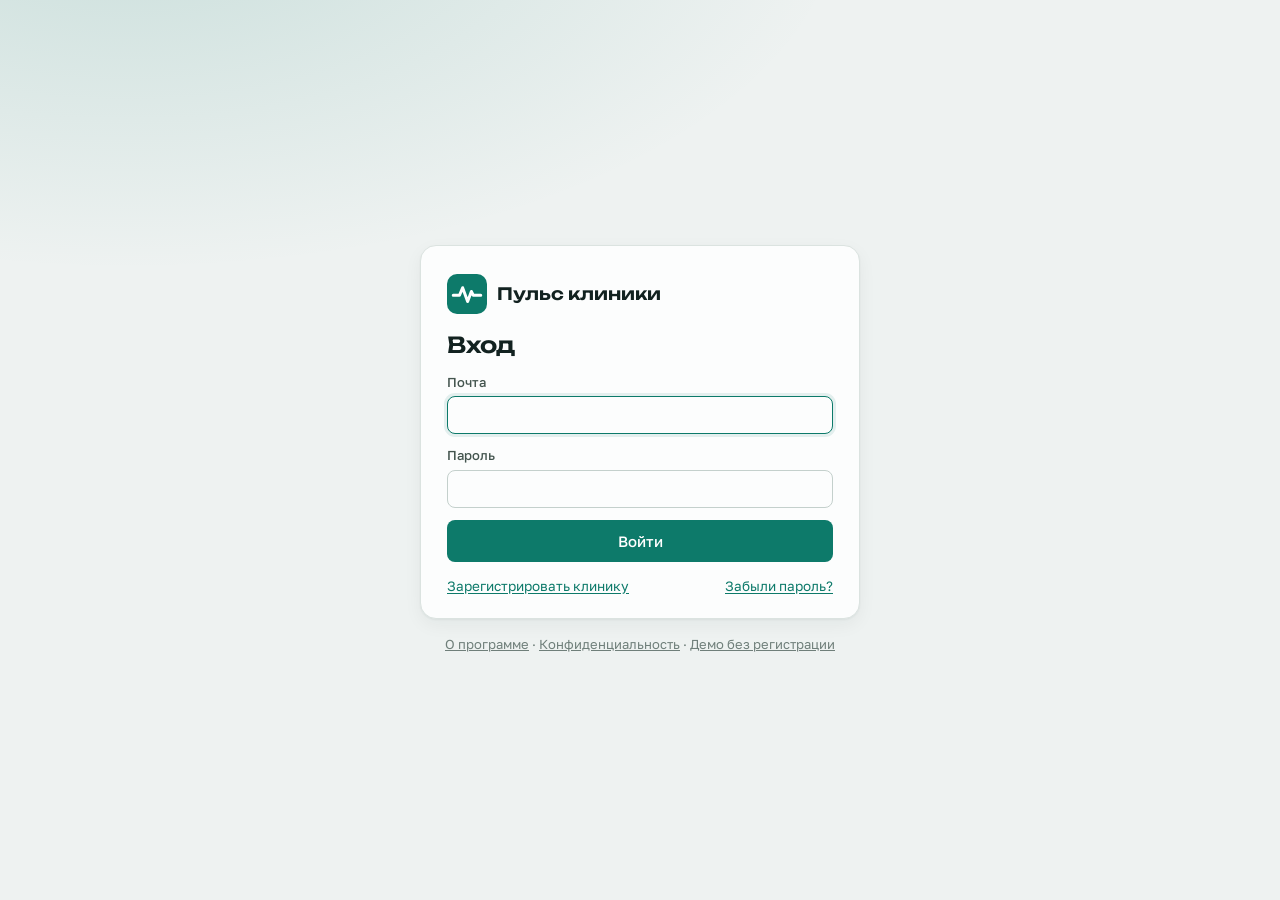
<file: public/app.html>
<!doctype html>
<html lang="ru">
<head>
<meta charset="utf-8">
<meta name="viewport" content="width=device-width, initial-scale=1, viewport-fit=cover">
<title>Пульс клиники</title>
<meta name="description" content="Управленческий учёт для частной клиники: прибыль, деньги, долги, загрузка врачей и кабинетов.">
<link rel="icon" href="favicon.svg" type="image/svg+xml">
<link rel="preconnect" href="https://fonts.googleapis.com">
<link rel="preconnect" href="https://fonts.gstatic.com" crossorigin>
<link rel="stylesheet" href="https://fonts.googleapis.com/css2?family=Golos+Text:wght@400;500;600;700&family=Unbounded:wght@500;600&display=swap">
<link rel="stylesheet" href="styles.css">
</head>
<body>
<!--BODY-->
<div id="auth" class="auth" hidden></div>
<div class="app" hidden>
  <aside class="side">
    <div class="brand">
      <svg class="brand-mark" width="30" height="30" viewBox="0 0 32 32" aria-hidden="true"><rect width="32" height="32" rx="8"/><path d="M5 17h5l2.5-6 4 11 3-8 1.5 3H27"/></svg>
      <div class="brand-txt"><b>Пульс клиники</b><span id="clinicName"></span></div>
    </div>
    <nav id="sideNav" class="side-nav" aria-label="Разделы"></nav>
    <div class="side-foot">
      <button type="button" id="themeBtn" class="theme-btn"><svg class="ico" width="18" height="18" viewBox="0 0 24 24" aria-hidden="true"><path d="M12 3a9 9 0 1 0 9 9 7 7 0 0 1-9-9z"/></svg><span id="themeLbl">Авто</span></button>
      <span class="kbd-hint"><kbd>N</kbd> новая операция</span>
    </div>
  </aside>
  <div class="main">
    <header class="top">
      <div class="top-title"><h1 id="pageTitle">Обзор</h1><span id="modeBadge"></span><span id="syncState" class="sync" aria-live="polite"></span></div>
      <div id="period" class="period"></div>
      <button type="button" id="addOp" class="btn primary add-op"><svg class="ico" width="16" height="16" viewBox="0 0 24 24" aria-hidden="true"><path d="M12 5v14M5 12h14"/></svg>Операция</button>
    </header>
    <div id="subBanner" class="sub-banner" hidden></div>
    <main id="view" class="view" tabindex="-1"></main>
  </div>
  <nav class="bnav" id="bnav" aria-label="Разделы"></nav>
  <button type="button" id="fab" class="fab" aria-label="Добавить операцию"><svg class="ico" width="24" height="24" viewBox="0 0 24 24" aria-hidden="true"><path d="M12 5v14M5 12h14"/></svg></button>
  <div id="moreSheet" class="sheet" hidden></div>
</div>
<dialog id="modal"></dialog>
<div id="tip" class="tip" role="tooltip" hidden></div>
<div id="toasts" class="toasts" aria-live="polite"></div>
<!--/BODY-->
<script type="module" src="js/app.js"></script>
</body>
</html>
</file>
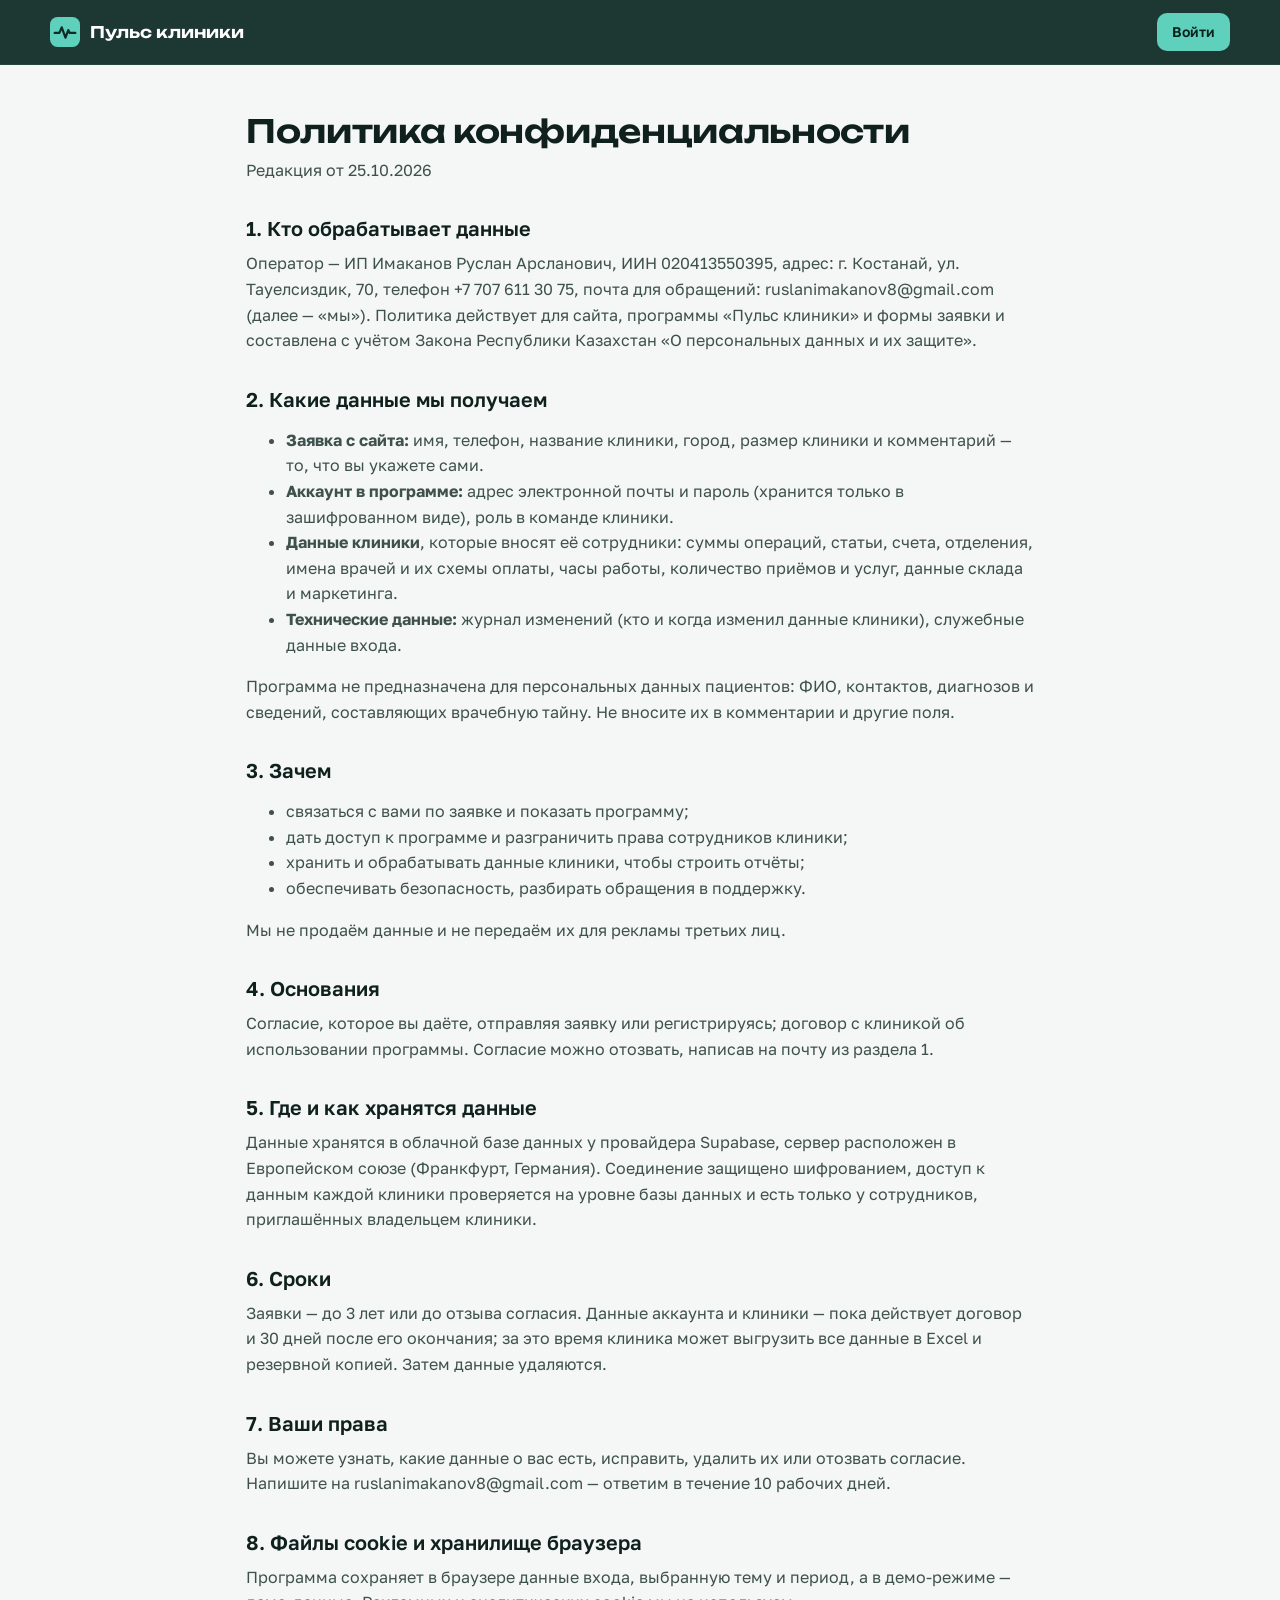
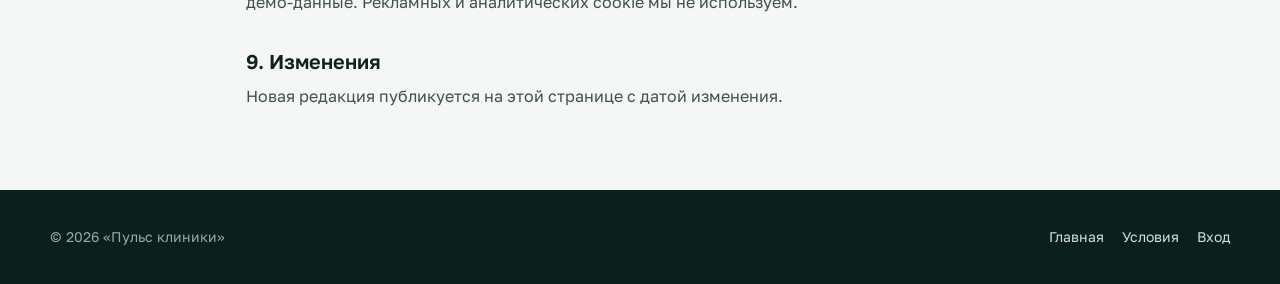
<file: public/privacy.html>
<!doctype html>
<html lang="ru">
<head>
<meta charset="utf-8">
<meta name="viewport" content="width=device-width, initial-scale=1">
<title>Политика конфиденциальности — Пульс клиники</title>
<link rel="icon" href="favicon.svg" type="image/svg+xml">
<link rel="stylesheet" href="https://fonts.googleapis.com/css2?family=Golos+Text:wght@400;500;600;700&family=Unbounded:wght@500;600&display=swap">
<link rel="stylesheet" href="landing.css">
</head>
<body>
<header class="top"><div class="wrap"><a class="brand" href="./"><svg width="30" height="30" viewBox="0 0 32 32" aria-hidden="true"><rect width="32" height="32" rx="8" fill="#5fd0bb"/><path d="M5 17h5l2.5-6 4 11 3-8 1.5 3H27" fill="none" stroke="#0f2b27" stroke-width="2.4" stroke-linecap="round" stroke-linejoin="round"/></svg><b>Пульс клиники</b></a><div class="top-cta" style="margin-left:auto"><a class="btn primary small" href="app.html">Войти</a></div></div></header>
<main class="doc">
  <h1>Политика конфиденциальности</h1>
  <p>Редакция от 25.10.2026</p>
  
  <h2>1. Кто обрабатывает данные</h2>
  <p>Оператор — ИП Имаканов Руслан Арсланович, ИИН 020413550395, адрес: г. Костанай, ул. Тауелсиздик, 70, телефон +7 707 611 30 75, почта для обращений: ruslanimakanov8@gmail.com (далее — «мы»). Политика действует для сайта, программы «Пульс клиники» и формы заявки и составлена с учётом Закона Республики Казахстан «О персональных данных и их защите».</p>

  <h2>2. Какие данные мы получаем</h2>
  <ul>
    <li><b>Заявка с сайта:</b> имя, телефон, название клиники, город, размер клиники и комментарий — то, что вы укажете сами.</li>
    <li><b>Аккаунт в программе:</b> адрес электронной почты и пароль (хранится только в зашифрованном виде), роль в команде клиники.</li>
    <li><b>Данные клиники</b>, которые вносят её сотрудники: суммы операций, статьи, счета, отделения, имена врачей и их схемы оплаты, часы работы, количество приёмов и услуг, данные склада и маркетинга.</li>
    <li><b>Технические данные:</b> журнал изменений (кто и когда изменил данные клиники), служебные данные входа.</li>
  </ul>
  <p>Программа не предназначена для персональных данных пациентов: ФИО, контактов, диагнозов и сведений, составляющих врачебную тайну. Не вносите их в комментарии и другие поля.</p>

  <h2>3. Зачем</h2>
  <ul>
    <li>связаться с вами по заявке и показать программу;</li>
    <li>дать доступ к программе и разграничить права сотрудников клиники;</li>
    <li>хранить и обрабатывать данные клиники, чтобы строить отчёты;</li>
    <li>обеспечивать безопасность, разбирать обращения в поддержку.</li>
  </ul>
  <p>Мы не продаём данные и не передаём их для рекламы третьих лиц.</p>

  <h2>4. Основания</h2>
  <p>Согласие, которое вы даёте, отправляя заявку или регистрируясь; договор с клиникой об использовании программы. Согласие можно отозвать, написав на почту из раздела 1.</p>

  <h2>5. Где и как хранятся данные</h2>
  <p>Данные хранятся в облачной базе данных у провайдера Supabase, сервер расположен в Европейском союзе (Франкфурт, Германия). Соединение защищено шифрованием, доступ к данным каждой клиники проверяется на уровне базы данных и есть только у сотрудников, приглашённых владельцем клиники.</p>
  
  <h2>6. Сроки</h2>
  <p>Заявки — до 3 лет или до отзыва согласия. Данные аккаунта и клиники — пока действует договор и 30 дней после его окончания; за это время клиника может выгрузить все данные в Excel и резервной копией. Затем данные удаляются.</p>

  <h2>7. Ваши права</h2>
  <p>Вы можете узнать, какие данные о вас есть, исправить, удалить их или отозвать согласие. Напишите на ruslanimakanov8@gmail.com — ответим в течение 10 рабочих дней.</p>

  <h2>8. Файлы cookie и хранилище браузера</h2>
  <p>Программа сохраняет в браузере данные входа, выбранную тему и период, а в демо-режиме — демо-данные. Рекламных и аналитических cookie мы не используем.</p>

  <h2>9. Изменения</h2>
  <p>Новая редакция публикуется на этой странице с датой изменения.</p>
</main>
<footer class="foot"><div class="wrap"><span>© 2026 «Пульс клиники»</span><nav><a href="./">Главная</a><a href="terms.html">Условия</a><a href="app.html">Вход</a></nav></div></footer>
</body>
</html>
</file>
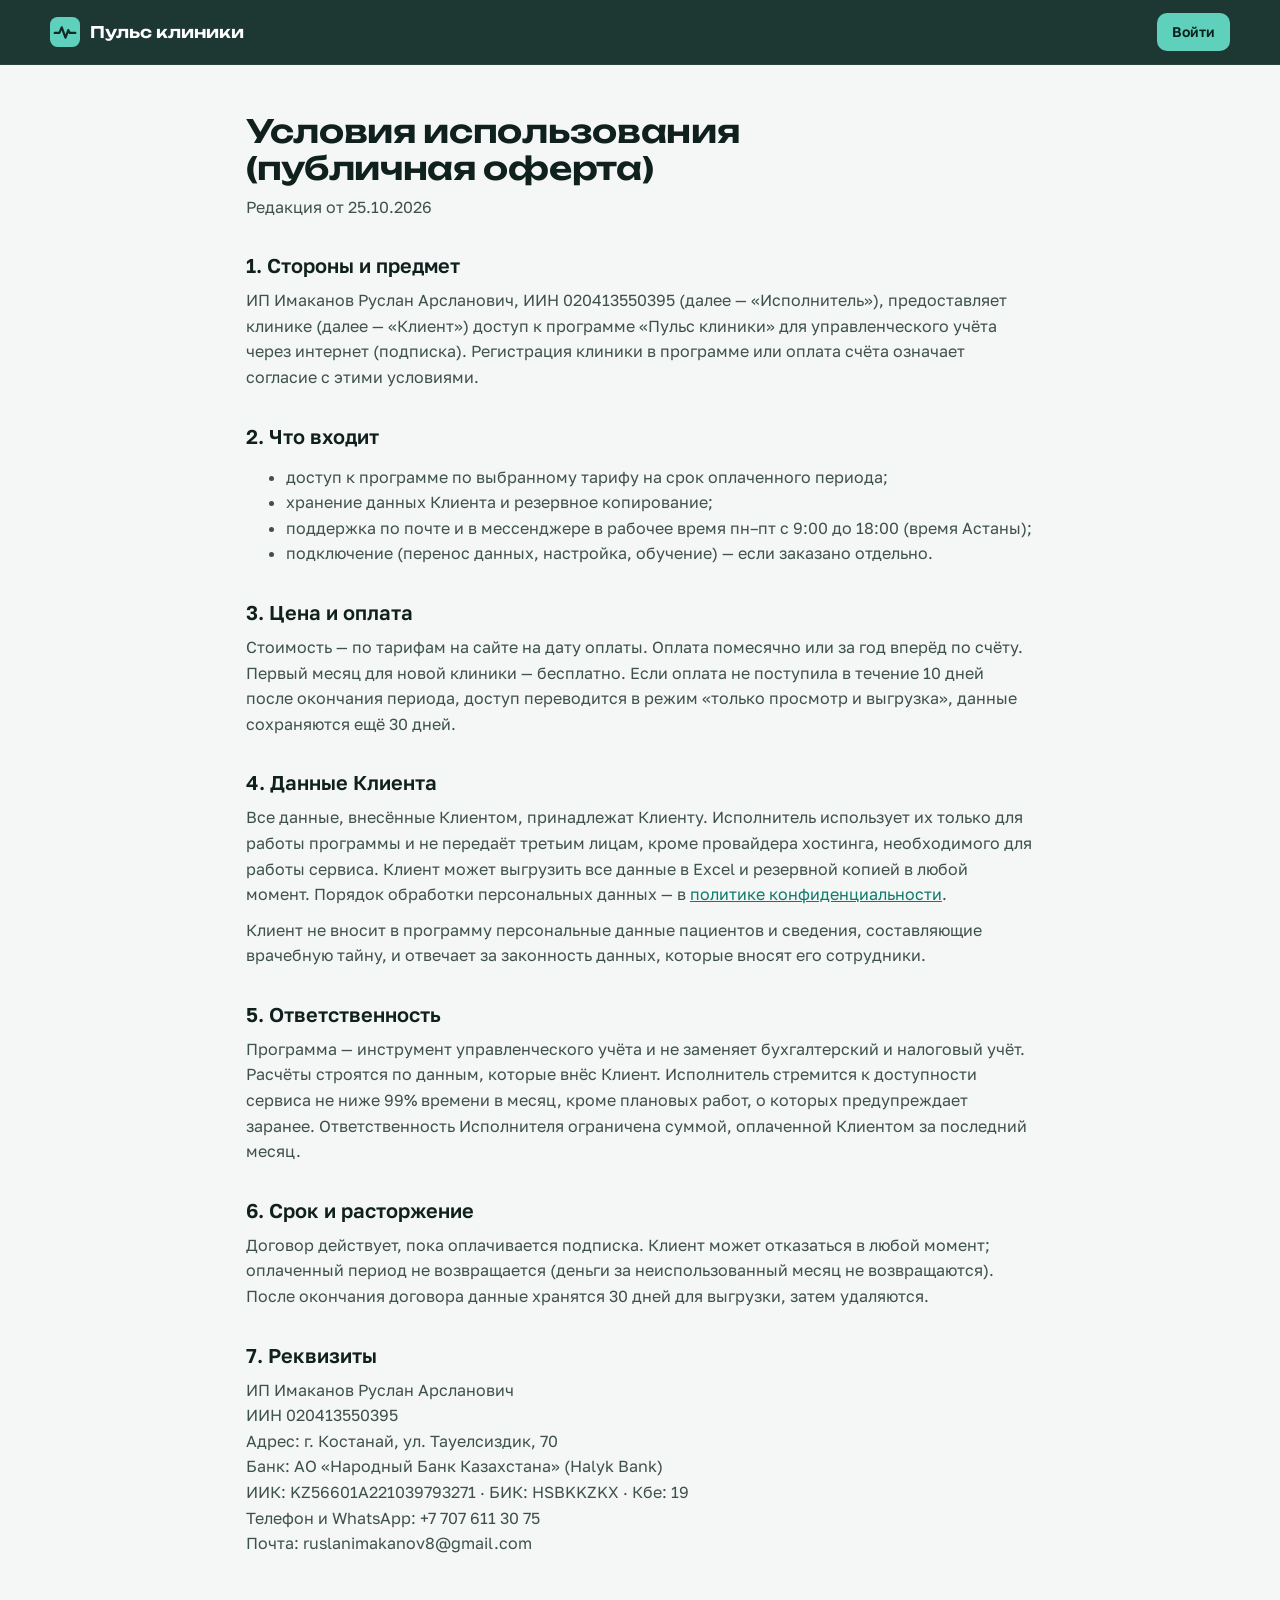
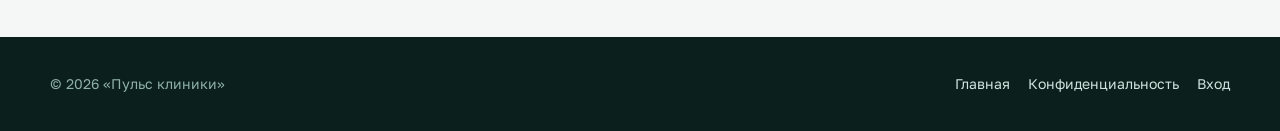
<file: public/terms.html>
<!doctype html>
<html lang="ru">
<head>
<meta charset="utf-8">
<meta name="viewport" content="width=device-width, initial-scale=1">
<title>Условия использования — Пульс клиники</title>
<link rel="icon" href="favicon.svg" type="image/svg+xml">
<link rel="stylesheet" href="https://fonts.googleapis.com/css2?family=Golos+Text:wght@400;500;600;700&family=Unbounded:wght@500;600&display=swap">
<link rel="stylesheet" href="landing.css">
</head>
<body>
<header class="top"><div class="wrap"><a class="brand" href="./"><svg width="30" height="30" viewBox="0 0 32 32" aria-hidden="true"><rect width="32" height="32" rx="8" fill="#5fd0bb"/><path d="M5 17h5l2.5-6 4 11 3-8 1.5 3H27" fill="none" stroke="#0f2b27" stroke-width="2.4" stroke-linecap="round" stroke-linejoin="round"/></svg><b>Пульс клиники</b></a><div class="top-cta" style="margin-left:auto"><a class="btn primary small" href="app.html">Войти</a></div></div></header>
<main class="doc">
  <h1>Условия использования (публичная оферта)</h1>
  <p>Редакция от 25.10.2026</p>
  
  <h2>1. Стороны и предмет</h2>
  <p>ИП Имаканов Руслан Арсланович, ИИН 020413550395 (далее — «Исполнитель»), предоставляет клинике (далее — «Клиент») доступ к программе «Пульс клиники» для управленческого учёта через интернет (подписка). Регистрация клиники в программе или оплата счёта означает согласие с этими условиями.</p>

  <h2>2. Что входит</h2>
  <ul>
    <li>доступ к программе по выбранному тарифу на срок оплаченного периода;</li>
    <li>хранение данных Клиента и резервное копирование;</li>
    <li>поддержка по почте и в мессенджере в рабочее время пн–пт с 9:00 до 18:00 (время Астаны);</li>
    <li>подключение (перенос данных, настройка, обучение) — если заказано отдельно.</li>
  </ul>

  <h2>3. Цена и оплата</h2>
  <p>Стоимость — по тарифам на сайте на дату оплаты. Оплата помесячно или за год вперёд по счёту. Первый месяц для новой клиники — бесплатно. Если оплата не поступила в течение 10 дней после окончания периода, доступ переводится в режим «только просмотр и выгрузка», данные сохраняются ещё 30 дней.</p>

  <h2>4. Данные Клиента</h2>
  <p>Все данные, внесённые Клиентом, принадлежат Клиенту. Исполнитель использует их только для работы программы и не передаёт третьим лицам, кроме провайдера хостинга, необходимого для работы сервиса. Клиент может выгрузить все данные в Excel и резервной копией в любой момент. Порядок обработки персональных данных — в <a href="privacy.html">политике конфиденциальности</a>.</p>
  <p>Клиент не вносит в программу персональные данные пациентов и сведения, составляющие врачебную тайну, и отвечает за законность данных, которые вносят его сотрудники.</p>

  <h2>5. Ответственность</h2>
  <p>Программа — инструмент управленческого учёта и не заменяет бухгалтерский и налоговый учёт. Расчёты строятся по данным, которые внёс Клиент. Исполнитель стремится к доступности сервиса не ниже 99% времени в месяц, кроме плановых работ, о которых предупреждает заранее. Ответственность Исполнителя ограничена суммой, оплаченной Клиентом за последний месяц.</p>

  <h2>6. Срок и расторжение</h2>
  <p>Договор действует, пока оплачивается подписка. Клиент может отказаться в любой момент; оплаченный период не возвращается (деньги за неиспользованный месяц не возвращаются). После окончания договора данные хранятся 30 дней для выгрузки, затем удаляются.</p>

  <h2>7. Реквизиты</h2>
  <p>ИП Имаканов Руслан Арсланович<br>ИИН 020413550395<br>Адрес: г. Костанай, ул. Тауелсиздик, 70<br>Банк: АО «Народный Банк Казахстана» (Halyk Bank)<br>ИИК: KZ56601A221039793271 · БИК: HSBKKZKX · Кбе: 19<br>Телефон и WhatsApp: +7 707 611 30 75<br>Почта: ruslanimakanov8@gmail.com</p>
</main>
<footer class="foot"><div class="wrap"><span>© 2026 «Пульс клиники»</span><nav><a href="./">Главная</a><a href="privacy.html">Конфиденциальность</a><a href="app.html">Вход</a></nav></div></footer>
</body>
</html>
</file>
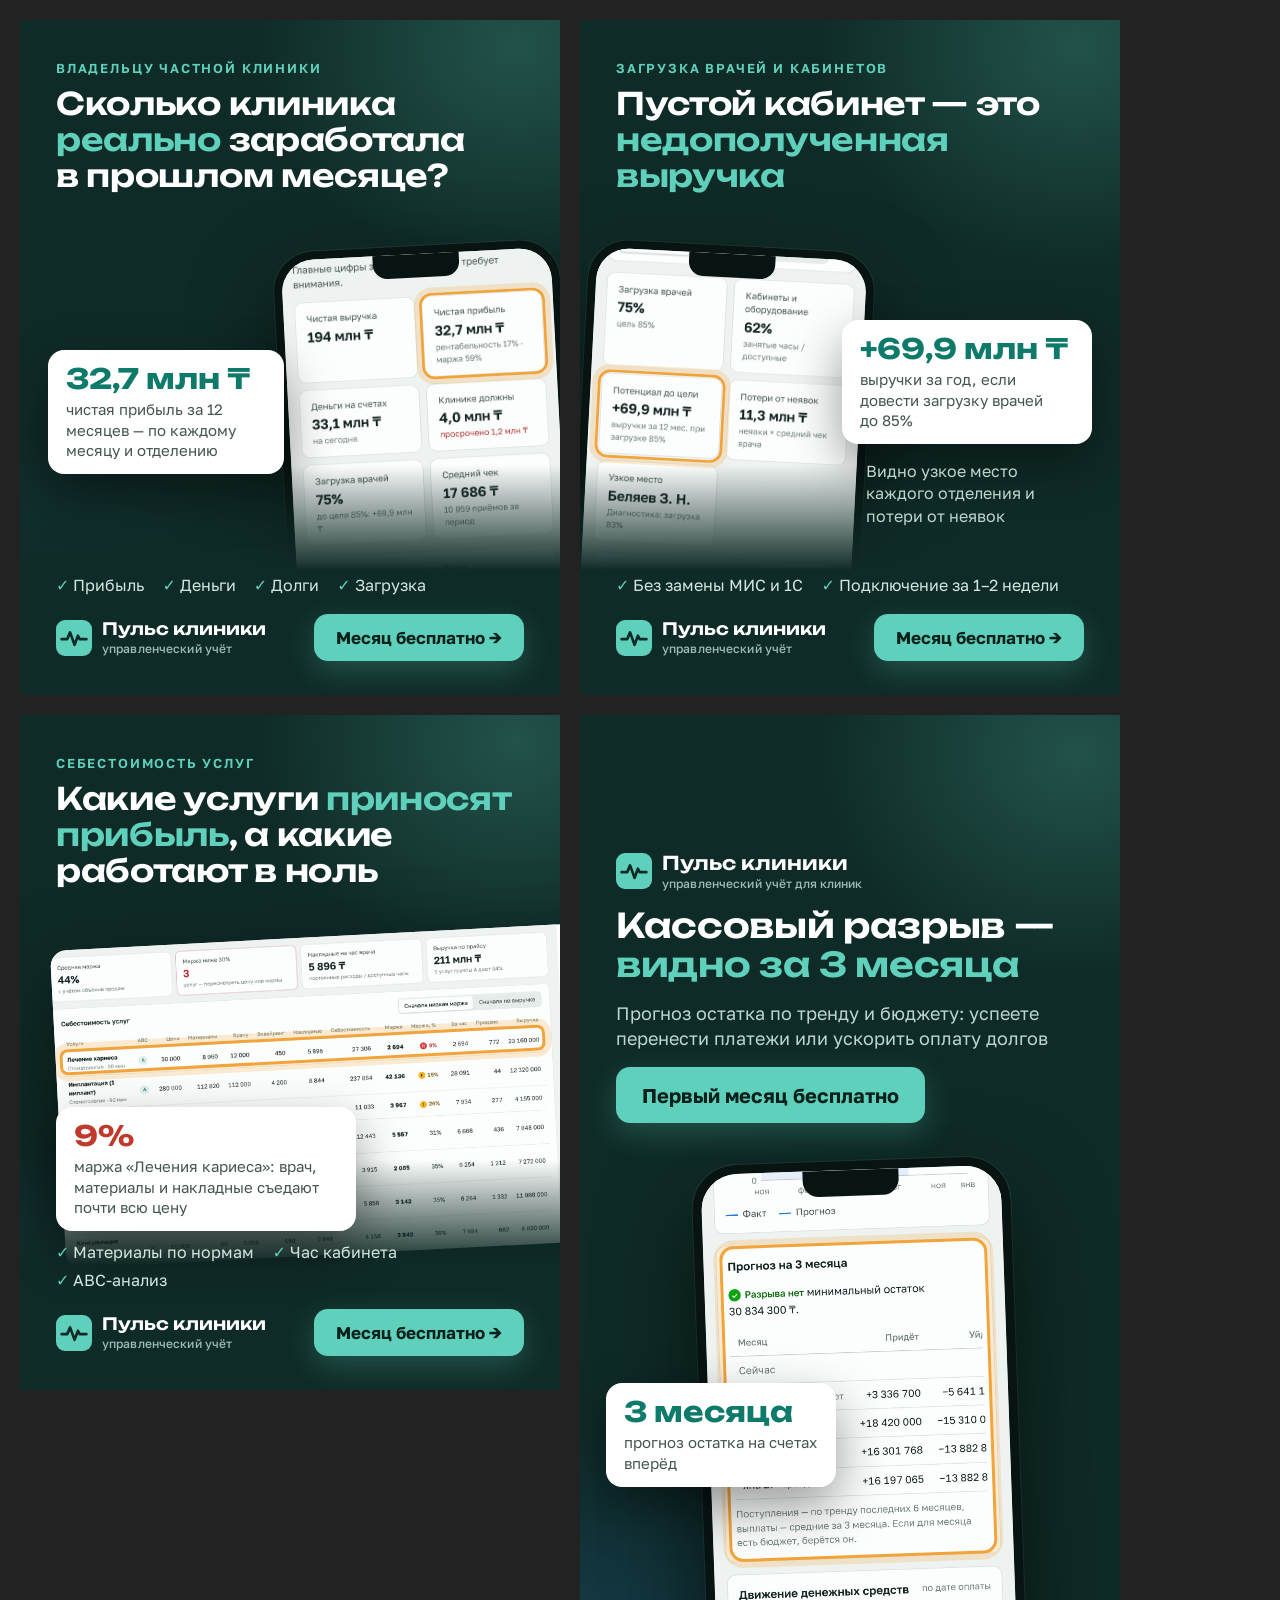
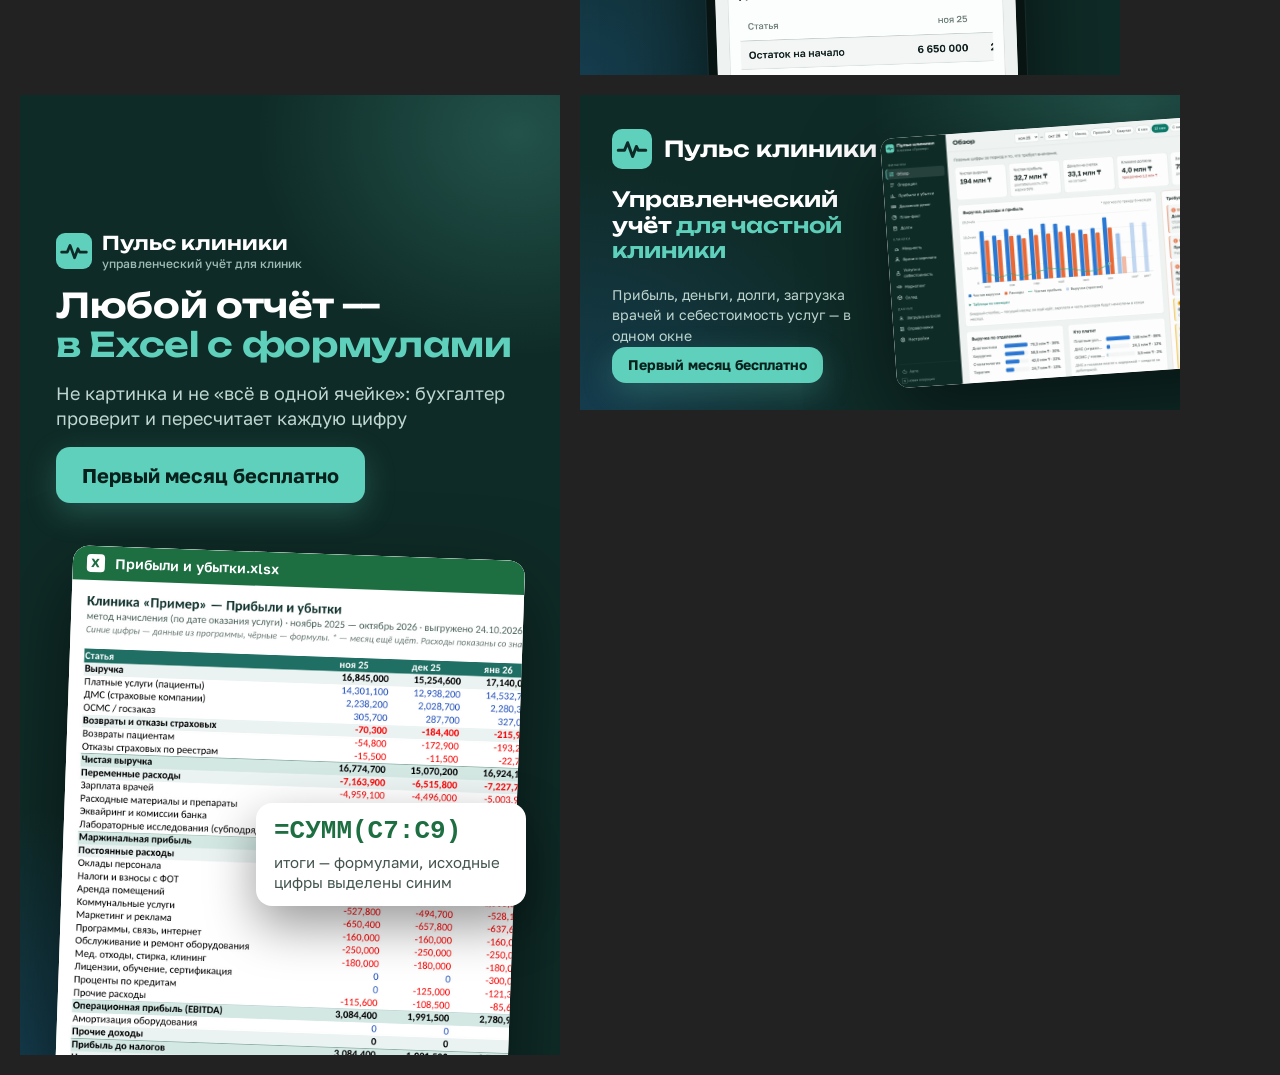
<file: marketing/creatives/creatives.html>
<!doctype html>
<html lang="ru">
<head>
<meta charset="utf-8">
<title>Пульс клиники — рекламные картинки</title>
<link rel="stylesheet" href="https://fonts.googleapis.com/css2?family=Golos+Text:wght@400;500;600;700&family=Unbounded:wght@500;600;700&display=swap">
<style>
  /* Каждая картинка — <section class="cr" data-name="…">, рендер ×2 (render_creatives.mjs).
     Лента 540×675 → 1080×1350, сторис 540×960 → 1080×1920, превью ссылки 600×315 → 1200×630. */
  * { box-sizing: border-box; margin: 0; }
  body { background: #222; padding: 20px; display: flex; flex-wrap: wrap; gap: 20px; align-items: flex-start; font-family: "Golos Text", system-ui, sans-serif; color: #fff; }
  .cr { position: relative; overflow: hidden; flex: none; background: radial-gradient(420px 360px at 92% 4%, rgba(95, 208, 187, .24), transparent 62%), radial-gradient(460px 400px at 0% 100%, rgba(42, 120, 214, .22), transparent 62%), #0f2b27; }
  .feed { width: 540px; height: 675px; }
  .story { width: 540px; height: 960px; }
  .og { width: 600px; height: 315px; }
  .acc { color: #5fd0bb; }
  .lbl { position: absolute; left: 36px; font: 600 13px/1 "Golos Text"; letter-spacing: .14em; text-transform: uppercase; color: #5fd0bb; }
  .h { position: absolute; left: 36px; right: 36px; font: 600 31px/1.16 "Unbounded", sans-serif; letter-spacing: -.01em; }
  .story .h { position: static; font-size: 34px; }
  .story .sub { position: static; }
  .head { position: absolute; left: 36px; right: 36px; z-index: 5; display: flex; flex-direction: column; align-items: flex-start; gap: 16px; }
  .head .brand { font-size: 19px; }
  .sub { position: absolute; left: 36px; right: 36px; font-size: 18px; line-height: 1.4; color: #bfd6d0; }
  .pulse { position: absolute; left: 0; width: 100%; height: 90px; opacity: .55; }
  .pulse path { fill: none; stroke: #5fd0bb; stroke-width: 3; stroke-linecap: round; stroke-linejoin: round; }

  .phone { position: absolute; width: 318px; height: 670px; border-radius: 44px; background: #081412; padding: 9px; box-shadow: 0 40px 90px rgba(0, 0, 0, .55), 0 0 0 1px rgba(255, 255, 255, .08); transform-origin: 50% 0; }
  .screen { position: relative; width: 300px; height: 652px; border-radius: 36px; overflow: hidden; background: #eef2f1; }
  .screen img { position: absolute; left: 0; width: 300px; }
  .notch { position: absolute; left: 50%; top: 9px; width: 96px; height: 26px; margin-left: -48px; border-radius: 0 0 16px 16px; background: #081412; z-index: 2; }
  .ring { position: absolute; border: 3px solid #f2a33a; border-radius: 14px; box-shadow: 0 0 0 6px rgba(242, 163, 58, .22); }

  .card { position: absolute; border-radius: 16px; overflow: hidden; background: #fff; box-shadow: 0 30px 80px rgba(0, 0, 0, .5); }
  .card img { position: absolute; display: block; max-width: none; }
  .xl-bar { position: relative; z-index: 1; height: 34px; background: #1d6f42; display: flex; align-items: center; gap: 10px; padding: 0 14px; font: 600 14px/1 "Golos Text"; color: #fff; }
  .xl-bar i { width: 18px; height: 18px; border-radius: 4px; background: #fff; color: #1d6f42; font: 700 12px/18px "Golos Text"; text-align: center; font-style: normal; }

  .badge { position: absolute; z-index: 5; padding: 14px 18px; border-radius: 16px; background: #fff; color: #0f201d; box-shadow: 0 20px 50px rgba(0, 0, 0, .4); }
  .badge b { display: block; font: 700 28px/1.05 "Unbounded"; color: #0d7a6a; margin-bottom: 6px; white-space: nowrap; }
  .badge b.warn { color: #c0392b; }
  .badge b.mono { font: 700 26px/1.1 ui-monospace, "SFMono-Regular", Menlo, monospace; color: #1d6f42; }
  .badge span { display: block; font-size: 15px; line-height: 1.35; color: #44554f; }

  /* нижняя плашка: бренд слева, призыв справа; под ней затемнение, чтобы картинка «уходила» под неё */
  .fade { position: absolute; left: 0; right: 0; bottom: 0; z-index: 4; background: linear-gradient(to bottom, rgba(15, 43, 39, 0), #0f2b27 46%); }
  .bar { position: absolute; left: 36px; right: 36px; z-index: 5; display: flex; align-items: center; justify-content: space-between; gap: 14px; }
  .brand { display: flex; align-items: center; gap: 10px; font: 600 17px/1.1 "Unbounded"; }
  .brand small { display: block; margin-top: 4px; font: 500 12px/1 "Golos Text"; color: #9fbdb6; letter-spacing: .01em; }
  .pill { padding: 15px 22px; border-radius: 14px; background: #5fd0bb; color: #06201b; font: 700 17px/1 "Golos Text"; white-space: nowrap; box-shadow: 0 10px 30px rgba(95, 208, 187, .25); }
  .story .pill { font-size: 20px; padding: 18px 26px; }
  .ticks { position: absolute; left: 36px; right: 36px; z-index: 5; display: flex; flex-wrap: wrap; gap: 8px 18px; font-size: 16px; color: #d4e6e1; }
  .ticks span::before { content: '✓ '; color: #5fd0bb; font-weight: 700; }
</style>
</head>
<body>

<!-- ===== Лента 4:5 ===== -->

<section class="cr feed" data-name="feed-1-profit">
  <div class="lbl" style="top:42px">Владельцу частной клиники</div>
  <div class="h" style="top:66px">Сколько клиника <span class="acc">реально</span> заработала в&nbsp;прошлом месяце?</div>
  <div class="phone" style="left:236px;top:226px;transform:rotate(-3deg) scale(.9)"><div class="notch"></div><div class="screen">
    <img src="../promo/img/m-overview-full.jpg" style="top:-115px" alt="">
    <div class="ring" style="left:151px;top:44px;width:140px;height:96px"></div></div></div>
  <div class="badge" style="left:28px;top:330px;width:236px"><b>32,7 млн ₸</b><span>чистая прибыль за 12 месяцев — по каждому месяцу и отделению</span></div>
  <div class="fade" style="height:230px"></div>
  <div class="ticks" style="bottom:100px"><span>Прибыль</span><span>Деньги</span><span>Долги</span><span>Загрузка</span></div>
  <div class="bar" style="bottom:34px"><div class="brand">#LOGO#<div>Пульс клиники<small>управленческий учёт</small></div></div><div class="pill">Месяц бесплатно →</div></div>
</section>

<section class="cr feed" data-name="feed-2-capacity">
  <div class="lbl" style="top:42px">Загрузка врачей и кабинетов</div>
  <div class="h" style="top:66px">Пустой кабинет — это <span class="acc">недополученная выручка</span></div>
  <div class="phone" style="left:-6px;top:226px;transform:rotate(3deg) scale(.9)"><div class="notch"></div><div class="screen">
    <img src="../promo/img/m-capacity-full.jpg" style="top:-231px" alt="">
    <div class="ring" style="left:8px;top:135px;width:142px;height:98px"></div></div></div>
  <div class="badge" style="left:262px;top:300px;width:250px"><b>+69,9 млн ₸</b><span>выручки за год, если довести загрузку врачей до&nbsp;85%</span></div>
  <div class="sub" style="left:286px;top:440px;font-size:16px;z-index:5">Видно узкое место каждого отделения и потери от неявок</div>
  <div class="fade" style="height:230px"></div>
  <div class="ticks" style="bottom:100px"><span>Без замены МИС и 1С</span><span>Подключение за 1–2 недели</span></div>
  <div class="bar" style="bottom:34px"><div class="brand">#LOGO#<div>Пульс клиники<small>управленческий учёт</small></div></div><div class="pill">Месяц бесплатно →</div></div>
</section>

<section class="cr feed" data-name="feed-3-services">
  <div class="lbl" style="top:42px">Себестоимость услуг</div>
  <div class="h" style="top:66px">Какие услуги <span class="acc">приносят прибыль</span>, а&nbsp;какие работают в&nbsp;ноль</div>
  <div class="card" style="left:30px;top:236px;width:600px;height:318px;transform:rotate(-3deg);transform-origin:0 0">
    <img src="../promo/img/d-services.jpg" style="width:620px;left:-113px;top:-84px" alt="">
    <div class="ring" style="left:4px;top:99px;width:486px;height:26px;border-radius:8px"></div></div>
  <div class="badge" style="left:36px;top:392px;width:300px"><b class="warn">9%</b><span>маржа «Лечения кариеса»: врач, материалы и&nbsp;накладные съедают почти всю цену</span></div>
  <div class="fade" style="height:230px"></div>
  <div class="ticks" style="bottom:100px"><span>Материалы по нормам</span><span>Час кабинета</span><span>ABC-анализ</span></div>
  <div class="bar" style="bottom:34px"><div class="brand">#LOGO#<div>Пульс клиники<small>управленческий учёт</small></div></div><div class="pill">Месяц бесплатно →</div></div>
</section>

<!-- ===== Сторис 9:16: текст ниже 130 px сверху; низ (170 px) закрывает интерфейс Instagram — там только картинка ===== -->

<section class="cr story" data-name="story-1-cash">
  <div class="head" style="top:138px">
    <div class="brand">#LOGO#<div>Пульс клиники<small>управленческий учёт для клиник</small></div></div>
    <div class="h">Кассовый разрыв — <span class="acc">видно за&nbsp;3&nbsp;месяца</span></div>
    <div class="sub">Прогноз остатка по тренду и бюджету: успеете перенести платежи или ускорить оплату долгов</div>
    <div class="pill">Первый месяц бесплатно</div>
  </div>
  <div class="phone" style="left:111px;top:446px;transform:rotate(-2deg)"><div class="notch"></div><div class="screen">
    <img src="../promo/img/m-cash-full.jpg" style="top:-692px" alt="">
    <div class="ring" style="left:16px;top:72px;width:268px;height:316px"></div></div></div>
  <div class="badge" style="left:26px;top:668px;width:230px"><b>3 месяца</b><span>прогноз остатка на&nbsp;счетах вперёд</span></div>
</section>

<section class="cr story" data-name="story-2-excel">
  <div class="head" style="top:138px">
    <div class="brand">#LOGO#<div>Пульс клиники<small>управленческий учёт для клиник</small></div></div>
    <div class="h">Любой отчёт — <span class="acc">в&nbsp;Excel с&nbsp;формулами</span></div>
    <div class="sub">Не картинка и не «всё в одной ячейке»: бухгалтер проверит и пересчитает каждую цифру</div>
    <div class="pill">Первый месяц бесплатно</div>
  </div>
  <div class="card" style="left:44px;top:458px;width:452px;height:540px;transform:rotate(2deg)">
    <div class="xl-bar"><i>X</i>Прибыли и убытки.xlsx</div>
    <img src="../promo/img/xl-pnl.jpg" style="width:560px;left:-36px;top:-20px" alt=""></div>
  <div class="badge" style="left:236px;top:708px;width:270px"><b class="mono">=СУММ(C7:C9)</b><span>итоги — формулами, исходные цифры выделены синим</span></div>
</section>

<!-- ===== Превью ссылки (og:image) ===== -->

<section class="cr og" data-name="og">
  <div style="position:absolute;left:32px;top:34px;display:flex;align-items:center;gap:12px;font:600 22px/1 Unbounded">#LOGO40#Пульс клиники</div>
  <div style="position:absolute;left:32px;top:92px;width:250px;font:600 21px/1.22 Unbounded">Управленческий учёт <span class="acc">для частной клиники</span></div>
  <div style="position:absolute;left:32px;top:190px;width:240px;font-size:14px;line-height:1.45;color:#bfd6d0">Прибыль, деньги, долги, загрузка врачей и себестоимость услуг — в одном окне</div>
  <div class="pill" style="position:absolute;left:32px;top:252px;padding:11px 16px;font-size:14px">Первый месяц бесплатно</div>
  <div class="card" style="left:300px;top:44px;width:400px;height:250px;transform:rotate(-4deg);transform-origin:0 0;border-radius:12px">
    <img src="../../public/img/overview.webp" style="width:400px;left:0;top:0" alt=""></div>
</section>

<script>
  const logo = s => `<svg width="${s}" height="${s}" viewBox="0 0 32 32" aria-hidden="true"><rect width="32" height="32" rx="8" fill="#5fd0bb"/><path d="M5 17h5l2.5-6 4 11 3-8 1.5 3H27" fill="none" stroke="#0f2b27" stroke-width="2.4" stroke-linecap="round" stroke-linejoin="round"/></svg>`;
  document.body.innerHTML = document.body.innerHTML.replaceAll('#LOGO40#', logo(40)).replaceAll('#LOGO#', logo(36));
</script>
</body>
</html>
</file>
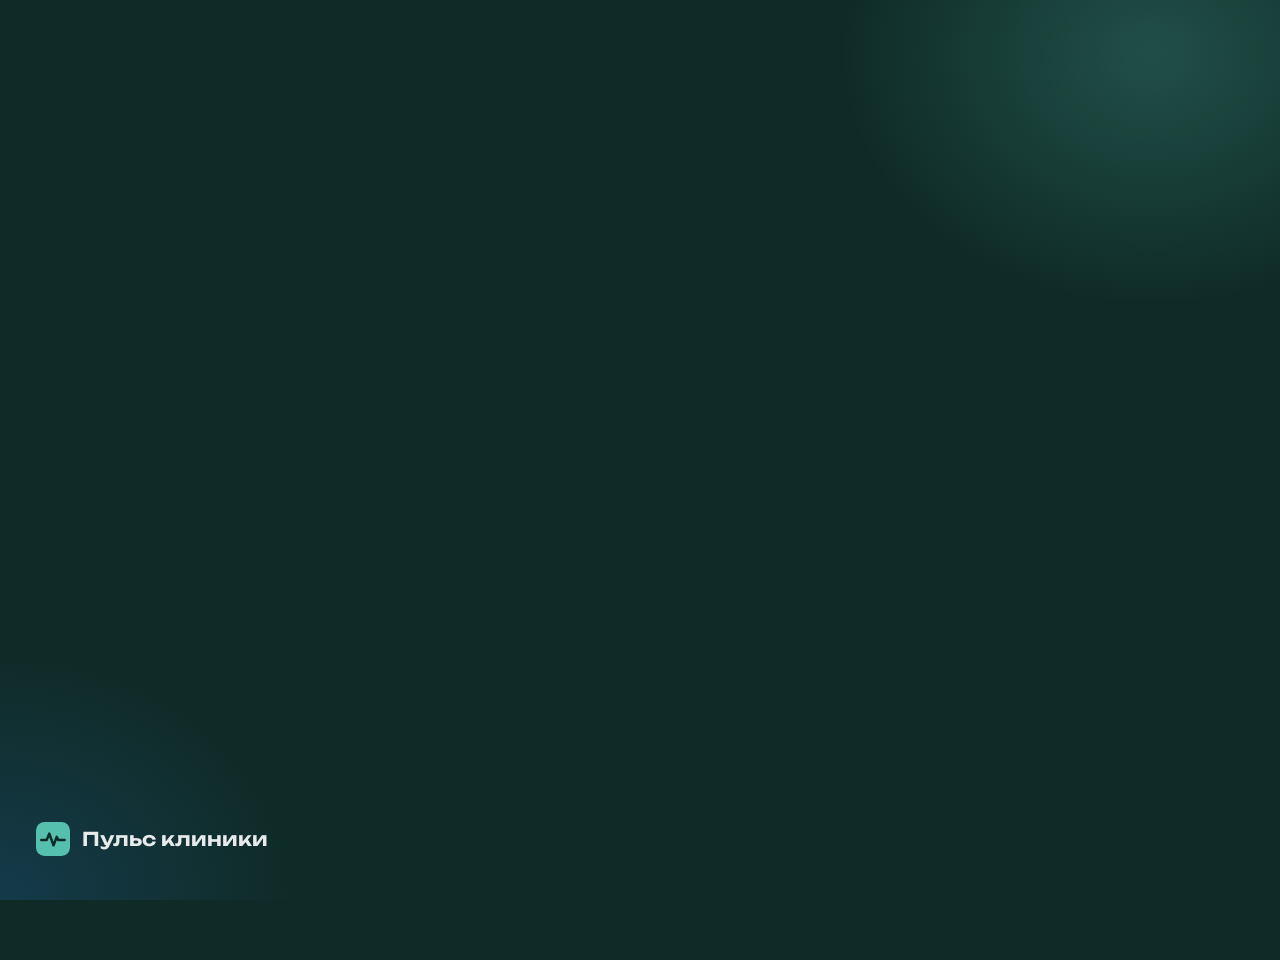
<file: marketing/promo/promo.html>
<!doctype html>
<html lang="ru">
<head>
<meta charset="utf-8">
<title>Пульс клиники — промо 9:16</title>
<link rel="stylesheet" href="https://fonts.googleapis.com/css2?family=Golos+Text:wght@400;500;600;700&family=Unbounded:wght@500;600;700&display=swap">
<style>
  /* Кадр 540×960 (рендер ×2 = 1080×1920). Всё анимируется функцией seek(t) — без CSS-анимаций, кадры детерминированы. */
  * { box-sizing: border-box; margin: 0; }
  html, body { width: 540px; height: 960px; overflow: hidden; background: #0f2b27; }
  body { font-family: "Golos Text", system-ui, sans-serif; color: #fff; }
  .stage { position: absolute; inset: 0; overflow: hidden; background: radial-gradient(520px 420px at 90% 6%, rgba(95, 208, 187, .22), transparent 60%), radial-gradient(500px 420px at 0% 100%, rgba(42, 120, 214, .2), transparent 60%), #0f2b27; }
  .sc { position: absolute; inset: 0; opacity: 0; }
  .big { font: 700 44px/1.12 "Unbounded", sans-serif; letter-spacing: -.01em; }
  .mid { font: 600 31px/1.18 "Unbounded", sans-serif; letter-spacing: -.01em; }
  .acc { color: #5fd0bb; }
  .w { display: inline-block; }
  .cap { position: absolute; left: 36px; right: 36px; top: 78px; }
  .cap small { display: block; font: 600 14px/1 "Golos Text"; letter-spacing: .14em; text-transform: uppercase; color: #5fd0bb; margin-bottom: 14px; }
  .pulse { position: absolute; left: 0; right: 0; bottom: 210px; height: 120px; }
  .pulse path { fill: none; stroke: #5fd0bb; stroke-width: 4; stroke-linecap: round; stroke-linejoin: round; }
  .chip { position: absolute; padding: 12px 18px; border-radius: 14px; background: #143a34; border: 1px solid rgba(95, 208, 187, .28); font: 600 22px/1 "Golos Text"; white-space: nowrap; box-shadow: 0 12px 30px rgba(0, 0, 0, .3); }
  .logo { position: absolute; left: 50%; top: 330px; transform: translateX(-50%); display: flex; flex-direction: column; align-items: center; gap: 22px; text-align: center; width: 480px; }
  .logo b { font: 700 40px/1.1 "Unbounded"; }
  .logo p { font-size: 22px; color: #bfd6d0; line-height: 1.4; }
  .phone { position: absolute; left: 50%; top: 250px; width: 318px; height: 670px; margin-left: -159px; border-radius: 44px; background: #081412; padding: 9px; box-shadow: 0 40px 90px rgba(0, 0, 0, .55), 0 0 0 1px rgba(255, 255, 255, .08); }
  .screen { position: relative; width: 300px; height: 652px; border-radius: 36px; overflow: hidden; background: #eef2f1; }
  .screen img { position: absolute; left: 0; top: 0; width: 300px; }
  .notch { position: absolute; left: 50%; top: 9px; width: 96px; height: 26px; margin-left: -48px; border-radius: 0 0 16px 16px; background: #081412; z-index: 2; }
  .ring { position: absolute; border: 3px solid #f2a33a; border-radius: 14px; box-shadow: 0 0 0 6px rgba(242, 163, 58, .22); }
  .badge { position: absolute; padding: 14px 18px; border-radius: 16px; background: #fff; color: #0f201d; box-shadow: 0 20px 50px rgba(0, 0, 0, .35); }
  .badge b { display: block; font: 700 34px/1.05 "Unbounded"; color: #0d7a6a; }
  .badge span { font-size: 15px; color: #44554f; }
  .card { position: absolute; border-radius: 18px; overflow: hidden; background: #fff; box-shadow: 0 30px 80px rgba(0, 0, 0, .5); }
  .card img { display: block; width: 100%; }
  .xl-bar { height: 34px; background: #1d6f42; display: flex; align-items: center; gap: 10px; padding: 0 14px; font: 600 14px/1 "Golos Text"; color: #fff; }
  .xl-bar i { width: 18px; height: 18px; border-radius: 4px; background: #fff; color: #1d6f42; font: 700 12px/18px "Golos Text"; text-align: center; font-style: normal; }
  .cta { position: absolute; left: 36px; right: 36px; top: 210px; display: flex; flex-direction: column; gap: 26px; }
  .btn { align-self: flex-start; padding: 20px 30px; border-radius: 16px; background: #5fd0bb; color: #06201b; font: 700 24px/1 "Golos Text"; }
  .url { font: 600 21px/1.3 "Golos Text"; color: #bfd6d0; }
  .ticks { display: flex; flex-direction: column; gap: 10px; font-size: 20px; color: #bfd6d0; }
  .ticks span::before { content: '✓  '; color: #5fd0bb; font-weight: 700; }
  .brandbar { position: absolute; left: 36px; bottom: 44px; display: flex; align-items: center; gap: 12px; font: 600 19px/1 "Unbounded"; opacity: .9; }
  .prog { position: absolute; left: 0; bottom: 0; height: 6px; background: #5fd0bb; }
</style>
</head>
<body>
<div class="stage" id="stage">

  <!-- 1. Вопрос -->
  <section class="sc" id="s1">
    <div class="cap" style="top:220px"><small>Владельцу клиники</small><div class="big" id="q1"><span class="w">Сколько</span> <span class="w">ваша</span> <span class="w">клиника</span> <span class="w acc">реально</span> <span class="w acc">заработала</span> <span class="w">в</span> <span class="w">прошлом</span> <span class="w">месяце?</span></div></div>
    <svg class="pulse" viewBox="0 0 540 120" preserveAspectRatio="none"><path id="pl" d="M0 70 H190 l18 -44 l26 90 l26 -76 l16 30 H540"/></svg>
  </section>

  <!-- 2. Разрозненные данные -->
  <section class="sc" id="s2">
    <div class="cap"><div class="mid">Бухгалтерия, МИС, таблицы, чаты — <span class="acc">а цельной картины нет</span></div></div>
    <div class="chip" data-x="40" data-y="360" data-r="-6">1С: Бухгалтерия</div>
    <div class="chip" data-x="300" data-y="330" data-r="5">МИС</div>
    <div class="chip" data-x="70" data-y="480" data-r="4">Excel «Касса_окт_v3»</div>
    <div class="chip" data-x="330" data-y="460" data-r="-4">WhatsApp</div>
    <div class="chip" data-x="40" data-y="600" data-r="-3">Выписка банка</div>
    <div class="chip" data-x="290" data-y="590" data-r="6">Блокнот</div>
    <div class="chip" data-x="120" data-y="720" data-r="2">Реестры страховых</div>
  </section>

  <!-- 3. Логотип -->
  <section class="sc" id="s3">
    <div class="logo"><svg id="lg" width="120" height="120" viewBox="0 0 32 32"><rect width="32" height="32" rx="8" fill="#5fd0bb"/><path d="M5 17h5l2.5-6 4 11 3-8 1.5 3H27" fill="none" stroke="#0f2b27" stroke-width="2.4" stroke-linecap="round" stroke-linejoin="round"/></svg>
      <b>Пульс клиники</b><p>Управленческий учёт для частной клиники — всё в одном окне</p></div>
  </section>

  <!-- 4–6. Телефон -->
  <section class="sc" id="s4">
    <div class="cap" id="pcap"><small id="pcapS">Обзор</small><div class="mid" id="pcapT"></div></div>
    <div class="phone" id="phone"><div class="notch"></div><div class="screen"><img id="scr" src="img/m-overview-full.jpg" alt=""><div class="ring" id="ring" style="opacity:0"></div></div></div>
    <div class="badge" id="badge" style="opacity:0"><b id="badgeN"></b><span id="badgeT"></span></div>
  </section>

  <!-- 7. Себестоимость -->
  <section class="sc" id="s7">
    <div class="cap"><small>Услуги</small><div class="mid">Себестоимость и маржа <span class="acc">каждой услуги</span></div></div>
    <div class="card" id="svcCard" style="left:-40px;top:300px;width:900px"><img src="img/d-services.jpg" alt=""></div>
    <div class="badge" id="svcBadge" style="left:36px;top:740px;opacity:0"><b>9%</b><span>маржа «Лечения кариеса» — пора пересмотреть цену</span></div>
  </section>

  <!-- 8. Excel -->
  <section class="sc" id="s8">
    <div class="cap"><small>Выгрузка</small><div class="mid">Любой отчёт — <span class="acc">в Excel с формулами</span></div></div>
    <div class="card" id="xlCard" style="left:40px;top:300px;width:460px;height:520px"><div class="xl-bar"><i>X</i>Пульс клиники — Прибыли и убытки.xlsx</div><img src="img/xl-pnl.jpg" alt="" style="width:720px;max-width:none;margin:-30px 0 0 -30px"></div>
  </section>

  <!-- 9. Призыв -->
  <section class="sc" id="s9">
    <div class="cta"><div class="big">Первый месяц — <span class="acc">бесплатно</span></div>
      <div class="ticks"><span>Без замены МИС и 1С</span><span>Подключение за 1–2 недели</span><span>Демо — без регистрации</span></div>
      <div class="btn">Оставить заявку</div>
      <div class="url">puls-kliniki.imakanovr.workers.dev</div></div>
  </section>

  <div class="brandbar" id="brandbar"><svg width="34" height="34" viewBox="0 0 32 32"><rect width="32" height="32" rx="8" fill="#5fd0bb"/><path d="M5 17h5l2.5-6 4 11 3-8 1.5 3H27" fill="none" stroke="#0f2b27" stroke-width="2.4" stroke-linecap="round" stroke-linejoin="round"/></svg>Пульс клиники</div>
  <div class="prog" id="prog"></div>
</div>
<script>
const TOTAL = 42;
const E = x => (x <= 0 ? 0 : x >= 1 ? 1 : x < 0.5 ? 4 * x * x * x : 1 - Math.pow(-2 * x + 2, 3) / 2);
const OUT = x => (x <= 0 ? 0 : x >= 1 ? 1 : 1 - Math.pow(1 - x, 3));
const P = (t, a, b) => Math.max(0, Math.min(1, (t - a) / (b - a)));
const $ = id => document.getElementById(id);
const fade = (t, a, b, f = 0.45) => Math.min(OUT(P(t, a, a + f)), 1 - E(P(t, b - f, b)));
const S = { s1: [0, 4.4], s2: [4.4, 8.6], s3: [8.6, 11.8], s4: [11.8, 27.2], s7: [27.2, 32.4], s8: [32.4, 36.6], s9: [36.6, 42.2] };
// экраны телефона: картинка, сдвиг (в px картинки шириной 300), рамка, подпись, бейдж
const k = 300 / 390;
const PH = [
  { a: 11.8, b: 17, img: 'img/m-overview-full.jpg', s: 'Обзор', t: 'Прибыль, деньги и долги — <span class="acc">за минуту</span>', y0: 0, y1: 150 * k, ring: [16, 211 * k - 150 * k + 6, 268, 352 * k - 6], badge: ['32,7 млн ₸', 'чистая прибыль за 12 месяцев'] },
  { a: 17, b: 22.2, img: 'img/m-cash-full.jpg', s: 'Движение денег', t: 'Кассовый разрыв — <span class="acc">видно заранее</span>', y0: 260 * k, y1: 900 * k, ring: [16, 993 * k - 900 * k, 268, 411 * k], badge: ['3 месяца', 'прогноз остатка на счетах'] },
  { a: 22.2, b: 27.2, img: 'img/m-capacity-full.jpg', s: 'Мощность', t: 'Деньги в <span class="acc">простаивающих кабинетах</span>', y0: 0, y1: 300 * k, ring: [16 * k - 4, (481 - 300) * k - 4, 174 * k + 8, 117 * k + 8], badge: ['+69,9 млн ₸', 'если довести загрузку до 85%'], count: 69.9 },
];
let cur = null;
window.seek = async t => {
  for (const [id, [a, b]] of Object.entries(S)) $(id).style.opacity = fade(t, a, b);
  // 1: слова по одному и линия пульса
  [...$('q1').children].forEach((w, i) => { const p = OUT(P(t, 0.25 + i * 0.22, 0.75 + i * 0.22)); w.style.opacity = p; w.style.transform = `translateY(${(1 - p) * 22}px)`; });
  const pl = $('pl'), L = 760; pl.style.strokeDasharray = L; pl.style.strokeDashoffset = L * (1 - E(P(t, 0.4, 3.2)));
  // 2: фрагменты разлетаются по экрану, затем стягиваются к центру
  document.querySelectorAll('#s2 .chip').forEach((c, i) => {
    const pin = OUT(P(t, 4.6 + i * 0.16, 5.2 + i * 0.16)), pc = E(P(t, 7.4, 8.5));
    const x = +c.dataset.x, y = +c.dataset.y, cx = 270 - c.offsetWidth / 2, cy = 540;
    c.style.opacity = pin * (1 - pc * 0.9);
    c.style.transform = `translate(${x + (cx - x) * pc}px, ${y + (cy - y) * pc + (1 - pin) * 30}px) rotate(${+c.dataset.r * (1 - pc)}deg) scale(${1 - pc * 0.5})`;
    c.style.left = 0; c.style.top = 0;
  });
  // 3: логотип
  const lp = OUT(P(t, 8.7, 9.5)); $('lg').style.transform = `scale(${0.6 + 0.4 * lp}) rotate(${(1 - lp) * -12}deg)`;
  $('s3').querySelector('b').style.opacity = OUT(P(t, 9.2, 9.8)); $('s3').querySelector('p').style.opacity = OUT(P(t, 9.6, 10.3));
  // 4–6: телефон
  const ph = PH.find(x => t >= x.a && t < x.b) || (t < PH[0].a ? PH[0] : PH[PH.length - 1]);
  if (cur !== ph) {
    cur = ph; const img = $('scr');
    if (!img.src.endsWith(ph.img)) { img.src = ph.img; await img.decode().catch(() => {}); }
    $('pcapS').textContent = ph.s; $('pcapT').innerHTML = ph.t;
  }
  const lt = P(t, ph.a, ph.b), sw = fade(t, ph.a, ph.b, 0.35);
  $('scr').style.transform = `translateY(${-(ph.y0 + (ph.y1 - ph.y0) * E(P(t, ph.a + 0.5, ph.a + 2.4)))}px)`;
  $('phone').style.transform = `translateY(${(1 - OUT(P(t, 11.8, 12.6))) * 120}px) rotate(${-2 + Math.sin(t * 0.6) * 0.6}deg)`;
  $('pcap').style.opacity = sw;
  const rp = OUT(P(t, ph.a + 2.5, ph.a + 3)), rq = 1 - E(P(t, ph.b - 0.5, ph.b - 0.2));
  Object.assign($('ring').style, { left: ph.ring[0] + 'px', top: ph.ring[1] + 'px', width: ph.ring[2] + 'px', height: ph.ring[3] + 'px', opacity: rp * rq });
  const bp = OUT(P(t, ph.a + 2.9, ph.a + 3.4)), bq = 1 - E(P(t, ph.b - 0.45, ph.b - 0.1));
  const bn = ph.count ? '+' + (ph.count * E(P(t, ph.a + 2.9, ph.a + 4.2))).toFixed(1).replace('.', ',') + ' млн ₸' : ph.badge[0];
  $('badgeN').textContent = bn; $('badgeT').textContent = ph.badge[1];
  Object.assign($('badge').style, { left: '250px', top: '760px', opacity: bp * bq, transform: `translateY(${(1 - bp) * 24}px)` });
  // 7: себестоимость — карточка медленно едет
  const sv = E(P(t, 27.2, 32.4)); $('svcCard').style.transform = `translate(${-sv * 300}px, ${-sv * 30}px) rotate(-3deg)`;
  const sb = OUT(P(t, 29, 29.6)); $('svcBadge').style.opacity = sb * (1 - E(P(t, 31.8, 32.2))); $('svcBadge').style.transform = `translateY(${(1 - sb) * 24}px)`;
  // 8: Excel
  const xp = OUT(P(t, 32.5, 33.3)); $('xlCard').style.transform = `translateY(${(1 - xp) * 80}px) rotate(${2 - 2 * xp}deg)`;
  // 9: призыв
  document.querySelectorAll('#s9 .cta > *').forEach((e, i) => { const p = OUT(P(t, 36.8 + i * 0.35, 37.4 + i * 0.35)); e.style.opacity = p; e.style.transform = `translateY(${(1 - p) * 26}px)`; });
  const pulseBtn = 1 + Math.max(0, Math.sin((t - 38.5) * 3.2)) * 0.04 * (t > 38.5 ? 1 : 0); document.querySelector('#s9 .btn').style.scale = pulseBtn;
  $('brandbar').style.opacity = t > 27.2 && t < 36.6 ? 0.9 * fade(t, 27.2, 36.6) : 0;
  $('prog').style.width = (540 * Math.min(1, t / TOTAL)) + 'px';
  await new Promise(r => requestAnimationFrame(() => requestAnimationFrame(r)));
};
window.TOTAL = TOTAL;
</script>
</body>
</html>
</file>
<file: public/landing.css>
/* Лендинг «Пульс клиники»: тёмно-бирюзовая шапка как у программы, светлое поле, крупные цифры и скриншоты. */
:root {
  --bg: #f4f7f6; --surface: #ffffff; --surface-2: #eef3f1; --ink: #0f201d; --ink-2: #3f514c; --muted: #6b7c77; --line: #dce5e2;
  --deep: #0f2b27; --deep-2: #143a34; --accent: #0d7a6a; --accent-2: #5fd0bb; --accent-soft: rgba(13, 122, 106, .09);
  --warn: #e08a1e; --crit: #c0392b;
  --font: "Golos Text", system-ui, -apple-system, "Segoe UI", Roboto, sans-serif;
  --display: "Unbounded", "Golos Text", system-ui, sans-serif;
  --r: 16px; --shadow: 0 1px 2px rgba(15, 43, 39, .06), 0 12px 40px rgba(15, 43, 39, .08);
  color-scheme: light;
}
* { box-sizing: border-box; }
html { scroll-behavior: smooth; -webkit-text-size-adjust: 100%; }
body { margin: 0; background: var(--bg); color: var(--ink); font: 16px/1.6 var(--font); }
img { max-width: 100%; display: block; }
a { color: var(--accent); }
h1, h2, h3 { margin: 0; text-wrap: balance; letter-spacing: -.01em; }
h2 { font: 600 clamp(26px, 3.4vw, 38px)/1.15 var(--display); }
h3 { font-size: 18px; font-weight: 600; }
p { margin: 0; }
.wrap { width: min(1180px, 100% - 32px); margin-inline: auto; }
.sec { padding: clamp(56px, 8vw, 96px) 0; }
.sec-head { display: flex; flex-direction: column; gap: 12px; max-width: 760px; margin-bottom: 36px; }
.eyebrow { font: 600 13px/1 var(--font); letter-spacing: .12em; text-transform: uppercase; color: var(--accent); }
.lead { font-size: 18px; color: var(--ink-2); }
.btn { display: inline-flex; align-items: center; justify-content: center; gap: 8px; height: 48px; padding: 0 22px; border-radius: 12px; border: 1px solid transparent; font: 600 15.5px/1 var(--font); text-decoration: none; cursor: pointer; white-space: nowrap; transition: transform .15s, background .15s, border-color .15s; }
.btn:hover { transform: translateY(-1px); }
.btn.primary { background: var(--accent-2); color: #06201b; }
.btn.primary:hover { background: #79dcc9; }
.btn.dark { background: var(--accent); color: #fff; }
.btn.ghost { background: transparent; color: #fff; border-color: rgba(255, 255, 255, .28); }
.btn.ghost:hover { border-color: #fff; }
.btn.line { background: var(--surface); color: var(--ink); border-color: var(--line); }
.btn.small { height: 38px; padding: 0 14px; font-size: 14px; border-radius: 10px; }

/* шапка */
.top { position: sticky; top: 0; z-index: 20; background: color-mix(in srgb, var(--deep) 94%, transparent); backdrop-filter: blur(10px); border-bottom: 1px solid rgba(255, 255, 255, .06); }
.top .wrap { display: flex; align-items: center; gap: 24px; height: 64px; }
.brand { display: flex; align-items: center; gap: 10px; color: #fff; text-decoration: none; }
.brand b { font: 600 16px/1 var(--display); }
.nav { display: flex; gap: 22px; margin-left: auto; }
.nav a { color: #cfe2dd; text-decoration: none; font-size: 14.5px; }
.nav a:hover { color: #fff; }
.top-cta { display: flex; gap: 8px; }

/* первый экран */
.hero { background: radial-gradient(900px 500px at 85% 10%, rgba(95, 208, 187, .18), transparent 60%), radial-gradient(700px 400px at 0% 100%, rgba(42, 120, 214, .14), transparent 60%), var(--deep); color: #e7f2ef; padding: clamp(48px, 7vw, 88px) 0 0; overflow: hidden; }
.hero-grid { display: grid; grid-template-columns: minmax(0, 1fr); gap: 40px; }
.hero h1 { font: 600 clamp(32px, 5.2vw, 60px)/1.08 var(--display); color: #fff; max-width: 15ch; }
.hero .lead { color: #bfd6d0; max-width: 60ch; font-size: clamp(16px, 1.7vw, 19px); }
.hero-text { display: flex; flex-direction: column; gap: 22px; }
.hero .eyebrow { color: var(--accent-2); }
.cta-row { display: flex; gap: 12px; flex-wrap: wrap; }
.ticks { display: flex; gap: 10px 22px; flex-wrap: wrap; color: #a9c6bf; font-size: 14.5px; list-style: none; padding: 0; margin: 0; }
.ticks li::before { content: '✓'; color: var(--accent-2); font-weight: 700; margin-right: 8px; }
.hero-shot { position: relative; margin-top: 12px; }
.browser { border-radius: 14px 14px 0 0; overflow: hidden; background: #fff; box-shadow: 0 30px 80px rgba(0, 0, 0, .45); border: 1px solid rgba(255, 255, 255, .12); border-bottom: 0; }
.browser-bar { height: 30px; background: #e8eeec; display: flex; align-items: center; gap: 6px; padding: 0 12px; }
.browser-bar i { width: 10px; height: 10px; border-radius: 50%; background: #c7d2cf; }
.phone { position: absolute; right: clamp(-6px, 2vw, 32px); bottom: -40px; width: clamp(120px, 20vw, 230px); border-radius: 28px; border: 6px solid #0b1716; overflow: hidden; box-shadow: 0 24px 60px rgba(0, 0, 0, .5); background: #0b1716; }

/* полоса цифр */
.stats { background: var(--surface); border-bottom: 1px solid var(--line); }
.stats .wrap { display: grid; grid-template-columns: repeat(auto-fit, minmax(min(100%, 210px), 1fr)); gap: 0; }
.stat { padding: 26px 20px; border-right: 1px solid var(--line); }
.stat:last-child { border-right: 0; }
.stat b { display: block; font: 600 28px/1.1 var(--display); color: var(--accent); }
.stat span { color: var(--ink-2); font-size: 14.5px; }

/* карточки */
.grid { display: grid; gap: 16px; grid-template-columns: repeat(auto-fit, minmax(min(100%, 260px), 1fr)); }
.card { background: var(--surface); border: 1px solid var(--line); border-radius: var(--r); padding: 24px; display: flex; flex-direction: column; gap: 10px; }
.card p { color: var(--ink-2); font-size: 15px; }
.pain .card { border-left: 4px solid var(--warn); }
.pain .card h3::before { content: '«'; color: var(--muted); }
.pain .card h3::after { content: '»'; color: var(--muted); }
.ico { width: 44px; height: 44px; border-radius: 12px; display: grid; place-items: center; background: var(--accent-soft); color: var(--accent); }
.ico svg { width: 24px; height: 24px; fill: none; stroke: currentColor; stroke-width: 1.8; stroke-linecap: round; stroke-linejoin: round; }
.feat .card { transition: border-color .15s, box-shadow .15s; }
.feat .card:hover { border-color: rgba(13, 122, 106, .35); box-shadow: var(--shadow); }

/* результат */
.outcomes { background: var(--deep); color: #e7f2ef; }
.outcomes h2 { color: #fff; }
.outcomes .lead { color: #bfd6d0; }
.outcomes .card { background: var(--deep-2); border-color: rgba(255, 255, 255, .08); }
.outcomes .card h3 { color: #fff; }
.outcomes .card p { color: #bfd6d0; }
.outcomes .big { font: 600 34px/1.1 var(--display); color: var(--accent-2); }

/* шаги */
.steps { counter-reset: s; display: grid; gap: 16px; grid-template-columns: repeat(auto-fit, minmax(min(100%, 300px), 1fr)); }
.step { position: relative; padding: 26px 24px 24px 76px; background: var(--surface); border: 1px solid var(--line); border-radius: var(--r); }
.step::before { counter-increment: s; content: counter(s); position: absolute; left: 22px; top: 22px; width: 38px; height: 38px; border-radius: 50%; background: var(--accent); color: #fff; display: grid; place-items: center; font: 600 16px/1 var(--display); }
.step p { color: var(--ink-2); font-size: 15px; margin-top: 6px; }
.step small { display: block; margin-top: 10px; color: var(--accent); font-weight: 600; font-size: 13.5px; }

/* экраны */
.tabs { display: flex; gap: 6px; flex-wrap: wrap; margin-bottom: 18px; }
.tab { height: 40px; padding: 0 16px; border-radius: 10px; border: 1px solid var(--line); background: var(--surface); font: 500 14.5px/1 var(--font); color: var(--ink-2); cursor: pointer; }
.tab[aria-selected="true"] { background: var(--accent); border-color: var(--accent); color: #fff; }
.shot { border-radius: 14px; overflow: hidden; border: 1px solid var(--line); box-shadow: var(--shadow); background: #fff; }
.shot-cap { margin-top: 14px; color: var(--ink-2); max-width: 80ch; }

/* видео */
.video-grid { display: grid; grid-template-columns: minmax(0, 340px) minmax(0, 1fr); gap: 32px; align-items: center; }
.video-grid video { width: 100%; border-radius: 18px; background: #0b1716; box-shadow: var(--shadow); aspect-ratio: 9 / 16; object-fit: cover; }
.vbox { position: relative; }
.vbox video { display: block; }
.vplay { position: absolute; inset: 0; display: flex; flex-direction: column; align-items: center; justify-content: flex-end; padding: 0 0 18%; gap: 14px; border: 0; border-radius: 18px; background: rgba(6, 20, 18, .18); color: #fff; font: inherit; cursor: pointer; }
.vplay span { width: 78px; height: 78px; border-radius: 50%; background: var(--accent-2); box-shadow: 0 12px 34px rgba(0, 0, 0, .35); position: relative; transition: transform .15s; }
.vplay span::after { content: ''; position: absolute; left: 31px; top: 24px; border-style: solid; border-width: 15px 0 15px 24px; border-color: transparent transparent transparent #06201b; }
.vplay:hover span { transform: scale(1.06); }
.vplay small { font-size: 14px; font-weight: 600; padding: 7px 14px; border-radius: 999px; background: rgba(0, 0, 0, .5); }
.vplay:disabled { cursor: progress; }
.vdl { display: block; margin-top: 10px; text-align: center; font-size: 14px; color: var(--muted); }
.video-text { display: flex; flex-direction: column; gap: 16px; }
.video-text ul { margin: 0; padding-left: 20px; color: var(--ink-2); }

/* безопасность */
.trust { display: grid; gap: 14px; grid-template-columns: repeat(auto-fit, minmax(min(100%, 220px), 1fr)); }
.trust div { padding: 18px 20px; border-radius: 14px; background: var(--surface); border: 1px solid var(--line); }
.trust b { display: block; margin-bottom: 4px; }
.trust span { color: var(--ink-2); font-size: 14.5px; }

/* цены */
.prices { display: grid; gap: 16px; grid-template-columns: repeat(auto-fit, minmax(min(100%, 290px), 1fr)); align-items: stretch; }
.price { position: relative; background: var(--surface); border: 1px solid var(--line); border-radius: 20px; padding: 28px 26px; display: flex; flex-direction: column; gap: 14px; }
.price.hot { border: 2px solid var(--accent); box-shadow: var(--shadow); }
.price .badge { position: absolute; top: -13px; left: 24px; background: var(--accent); color: #fff; font-size: 12.5px; font-weight: 600; padding: 4px 12px; border-radius: 99px; }
.price .sum { font: 600 34px/1 var(--display); }
.price .sum small { font: 500 15px/1 var(--font); color: var(--muted); }
.price ul { list-style: none; padding: 0; margin: 0; display: flex; flex-direction: column; gap: 8px; color: var(--ink-2); font-size: 15px; }
.price li::before { content: '✓'; color: var(--accent); font-weight: 700; margin-right: 8px; }
.price .btn { margin-top: auto; }
.price-note { margin-top: 18px; padding: 18px 22px; border-radius: 14px; background: var(--accent-soft); color: var(--ink-2); display: flex; gap: 10px 24px; flex-wrap: wrap; align-items: center; justify-content: space-between; }
.price-note b { color: var(--ink); }

/* вопросы */
.faq { display: flex; flex-direction: column; gap: 10px; max-width: 860px; }
.faq details { background: var(--surface); border: 1px solid var(--line); border-radius: 14px; padding: 4px 20px; }
.faq summary { cursor: pointer; padding: 14px 0; font-weight: 600; list-style: none; display: flex; justify-content: space-between; gap: 16px; }
.faq summary::after { content: '+'; color: var(--accent); font-size: 22px; line-height: 1; }
.faq details[open] summary::after { content: '−'; }
.faq summary::-webkit-details-marker { display: none; }
.faq p { padding: 0 0 16px; color: var(--ink-2); }

/* заявка */
.order { background: var(--deep); color: #e7f2ef; }
.order-grid { display: grid; grid-template-columns: minmax(0, 1fr) minmax(0, 1.1fr); gap: 40px; align-items: start; }
.order h2 { color: #fff; }
.order .lead { color: #bfd6d0; }
.order ul { color: #bfd6d0; padding-left: 20px; margin: 16px 0 0; }
.form { background: #fff; color: var(--ink); border-radius: 20px; padding: 28px; display: grid; grid-template-columns: repeat(2, minmax(0, 1fr)); gap: 14px; box-shadow: 0 30px 80px rgba(0, 0, 0, .35); }
.form .full { grid-column: 1 / -1; }
.form label { display: flex; flex-direction: column; gap: 6px; font-size: 14px; font-weight: 500; color: var(--ink-2); }
.form input, .form select, .form textarea { height: 46px; border: 1px solid #c9d5d1; border-radius: 10px; padding: 0 14px; font: 15px var(--font); color: var(--ink); background: #fff; width: 100%; }
.form textarea { height: 92px; padding: 12px 14px; resize: vertical; }
.form input:focus, .form select:focus, .form textarea:focus { outline: none; border-color: var(--accent); box-shadow: 0 0 0 3px var(--accent-soft); }
.form .agree { flex-direction: row; align-items: flex-start; gap: 10px; font-weight: 400; font-size: 13.5px; color: var(--muted); }
.form .agree input { width: 18px; height: 18px; margin-top: 2px; flex: none; }
.form .btn { width: 100%; height: 52px; font-size: 16px; }
.form .hp { position: absolute; left: -9999px; }
.form-msg { grid-column: 1 / -1; font-weight: 500; }
.form-msg.err { color: var(--crit); }
.done { text-align: center; padding: 30px 10px; display: flex; flex-direction: column; gap: 10px; align-items: center; grid-column: 1 / -1; }
.done b { font: 600 22px/1.2 var(--display); }

/* подвал */
.foot { background: #0b1f1c; color: #8fb0a8; padding: 36px 0; font-size: 14px; }
.foot .wrap { display: flex; gap: 16px 32px; flex-wrap: wrap; align-items: center; justify-content: space-between; }
.foot a { color: #cfe2dd; text-decoration: none; }
.foot nav { display: flex; gap: 18px; flex-wrap: wrap; }

/* юридические страницы */
.doc { max-width: 820px; margin: 0 auto; padding: 48px 16px 80px; }
.doc h1 { font: 600 32px/1.15 var(--display); margin-bottom: 8px; }
.doc h2 { font: 600 20px/1.3 var(--font); margin: 32px 0 10px; letter-spacing: 0; }
.doc p, .doc li { color: var(--ink-2); }
.doc p + p { margin-top: 10px; }
.doc .draft { margin: 18px 0 26px; padding: 14px 18px; border-radius: 12px; background: #fff4e0; border: 1px solid #f0c98a; color: #6b4a10; }
.doc mark { background: #fff1c7; padding: 0 3px; border-radius: 3px; }

@media (max-width: 900px) {
  .nav { display: none; }
  .top-cta .btn.ghost { display: none; }
  .video-grid, .order-grid { grid-template-columns: minmax(0, 1fr); }
  .vcol { width: 100%; max-width: 340px; margin: 0 auto; }
  .stat { border-right: 0; border-bottom: 1px solid var(--line); }
}
@media (max-width: 600px) {
  .form { grid-template-columns: minmax(0, 1fr); padding: 20px; }
  .phone { display: none; }
  .btn { height: 46px; }
  .cta-row .btn { flex: 1 1 100%; }
}
@media (prefers-reduced-motion: reduce) { html { scroll-behavior: auto; } .btn { transition: none; } }
.feat .grid { grid-template-columns: repeat(auto-fit, minmax(min(100%, 205px), 1fr)); }
</file>
<file: public/styles.css>
/* Рабочий стол руководителя клиники: тёмно-бирюзовая колонка разделов слева,
   светлое поле с плотными таблицами и графиками; главное — цифры. */
:root {
  --bg: #eef2f1; --surface: #fcfdfd; --surface-2: #f3f6f5; --surface-3: #e6ecea;
  --ink: #122220; --ink-2: #44554f; --muted: #6f7f7a; --line: #dbe3e0; --line-2: #c4d0cc;
  --accent: #0d7a6a; --accent-ink: #ffffff; --accent-soft: rgba(13, 122, 106, .10); --accent-line: rgba(13, 122, 106, .38);
  --side: #0f2b27; --side-ink: #d7e6e2; --side-dim: #8aa6a0; --side-on: rgba(255, 255, 255, .10); --side-accent: #5fd0bb;
  --s1: #2a78d6; --s2: #eb6834; --s3: #1baf7a;
  --good: #0ca30c; --warn: #fab219; --serious: #ec835a; --crit: #d03b3b;
  --good-ink: #006300; --warn-ink: #7a5200; --serious-ink: #a8481f; --crit-ink: #b42525;
  --grid: #e2e9e6; --axis: #c3cdca;
  --pos: #0a7a3a; --neg: #c0332f;
  --font: "Golos Text", system-ui, -apple-system, "Segoe UI", Roboto, sans-serif;
  --display: "Unbounded", "Golos Text", system-ui, sans-serif;
  --r: 12px; --r-sm: 8px;
  --shadow: 0 1px 2px rgba(16, 34, 31, .05), 0 6px 18px rgba(16, 34, 31, .05);
  --side-w: 236px;
}
@media (prefers-color-scheme: dark) {
  :root:not([data-theme="light"]) {
    --bg: #0b1110; --surface: #121a19; --surface-2: #172120; --surface-3: #1f2b29;
    --ink: #e6eeec; --ink-2: #b4c2be; --muted: #82928d; --line: #22302d; --line-2: #31423e;
    --accent: #3cb8a3; --accent-ink: #04201b; --accent-soft: rgba(60, 184, 163, .14); --accent-line: rgba(60, 184, 163, .45);
    --side: #0d1716; --side-ink: #d7e6e2; --side-dim: #7f9a94; --side-on: rgba(255, 255, 255, .08); --side-accent: #5fd0bb;
    --s1: #3987e5; --s2: #d95926; --s3: #199e70;
    --good-ink: #3ccf3c; --warn-ink: #f2c14e; --serious-ink: #f39a74; --crit-ink: #f07a7a;
    --grid: #1e2a28; --axis: #34443f; --pos: #4cc98a; --neg: #f07a7a;
    --shadow: 0 1px 2px rgba(0, 0, 0, .3), 0 6px 18px rgba(0, 0, 0, .25);
    color-scheme: dark;
  }
}
:root[data-theme="dark"] {
  --bg: #0b1110; --surface: #121a19; --surface-2: #172120; --surface-3: #1f2b29;
  --ink: #e6eeec; --ink-2: #b4c2be; --muted: #82928d; --line: #22302d; --line-2: #31423e;
  --accent: #3cb8a3; --accent-ink: #04201b; --accent-soft: rgba(60, 184, 163, .14); --accent-line: rgba(60, 184, 163, .45);
  --side: #0d1716; --side-ink: #d7e6e2; --side-dim: #7f9a94; --side-on: rgba(255, 255, 255, .08); --side-accent: #5fd0bb;
  --s1: #3987e5; --s2: #d95926; --s3: #199e70;
  --good-ink: #3ccf3c; --warn-ink: #f2c14e; --serious-ink: #f39a74; --crit-ink: #f07a7a;
  --grid: #1e2a28; --axis: #34443f; --pos: #4cc98a; --neg: #f07a7a;
  --shadow: 0 1px 2px rgba(0, 0, 0, .3), 0 6px 18px rgba(0, 0, 0, .25);
  color-scheme: dark;
}

* { box-sizing: border-box; }
[hidden] { display: none !important; }
html { -webkit-text-size-adjust: 100%; }
body { margin: 0; background: var(--bg); color: var(--ink); font: 14px/1.5 var(--font); }
h1, h2, h3 { margin: 0; text-wrap: balance; }
h1 { font: 600 20px/1.2 var(--display); letter-spacing: -.01em; }
h2 { font-size: 15px; font-weight: 600; }
h3.sub { font-size: 14px; margin: 18px 0 8px; }
a { color: var(--accent); }
button, input, select, textarea { font: inherit; color: inherit; }
:focus-visible { outline: 2px solid var(--accent); outline-offset: 2px; }
.ico { fill: none; stroke: currentColor; stroke-width: 1.8; stroke-linecap: round; stroke-linejoin: round; flex: none; }
.muted { color: var(--muted); }
.small { font-size: 12px; }
.nowrap { white-space: nowrap; }
.pos { color: var(--pos); }
.neg { color: var(--neg); }
kbd { font: 600 11px/1 var(--font); padding: 2px 5px; border: 1px solid currentColor; border-radius: 4px; opacity: .7; }
sup { font-size: 9px; margin-left: 2px; color: var(--muted); }

/* ---------- раскладка ---------- */
.app { display: grid; grid-template-columns: var(--side-w) minmax(0, 1fr); min-height: 100vh; }
.side { position: sticky; top: 0; height: 100vh; overflow-y: auto; background: var(--side); color: var(--side-ink); display: flex; flex-direction: column; padding: 16px 12px; gap: 14px; }
.brand { display: flex; align-items: center; gap: 10px; padding: 4px 6px 8px; }
.brand-mark rect { fill: var(--side-accent); }
.brand-mark path { fill: none; stroke: var(--side); stroke-width: 2.4; stroke-linecap: round; stroke-linejoin: round; }
.brand-txt { display: flex; flex-direction: column; min-width: 0; }
.brand-txt b { font: 600 14px/1.2 var(--display); color: #fff; }
.brand-txt span { font-size: 12px; color: var(--side-dim); overflow: hidden; text-overflow: ellipsis; white-space: nowrap; }
.side-nav { display: flex; flex-direction: column; gap: 2px; }
.nav-group { font-size: 11px; letter-spacing: .08em; text-transform: uppercase; color: var(--side-dim); padding: 12px 10px 4px; }
.nav-btn { display: flex; align-items: center; gap: 10px; width: 100%; padding: 8px 10px; border: 0; border-radius: var(--r-sm); background: none; color: var(--side-ink); cursor: pointer; text-align: left; }
.nav-btn:hover { background: var(--side-on); }
.nav-btn.on { background: var(--side-on); color: #fff; box-shadow: inset 3px 0 0 var(--side-accent); }
.nav-btn.on .ico { color: var(--side-accent); }
.side-foot { margin-top: auto; display: flex; flex-direction: column; gap: 8px; padding: 8px 6px 0; border-top: 1px solid rgba(255, 255, 255, .08); }
.theme-btn { display: inline-flex; align-items: center; gap: 8px; background: none; border: 0; color: var(--side-dim); cursor: pointer; padding: 6px 4px; }
.theme-btn:hover { color: #fff; }
.kbd-hint { font-size: 12px; color: var(--side-dim); }
.main { min-width: 0; display: flex; flex-direction: column; }
.top { position: sticky; top: 0; z-index: 5; display: flex; align-items: center; gap: 12px 16px; flex-wrap: wrap; padding-block: 14px; padding-left: max(24px, env(safe-area-inset-left, 0px)); padding-right: max(24px, env(safe-area-inset-right, 0px)); background: color-mix(in srgb, var(--bg) 88%, transparent); backdrop-filter: blur(8px); border-bottom: 1px solid var(--line); }
.top-title { display: flex; align-items: center; gap: 10px; margin-right: auto; min-width: 0; }
.view { padding-block: 18px 48px; padding-left: max(24px, env(safe-area-inset-left, 0px)); padding-right: max(24px, env(safe-area-inset-right, 0px)); display: flex; flex-direction: column; gap: 16px; max-width: 1480px; width: 100%; outline: none; }
.page-head { display: flex; align-items: flex-start; justify-content: space-between; gap: 12px; flex-wrap: wrap; }
.page-desc { margin: 0; color: var(--ink-2); max-width: 70ch; }
.page-actions, .row-actions { display: flex; gap: 8px; flex-wrap: wrap; align-items: center; }
.row-actions.end { justify-content: flex-end; margin-top: 12px; }

/* ---------- период ---------- */
.period { display: flex; align-items: center; gap: 8px 12px; flex-wrap: wrap; }
.period-sel { display: flex; align-items: center; gap: 6px; }
.period-sel select, .f-inline select, .f-inline input, .month-pick { height: 34px; padding: 0 8px; border: 1px solid var(--line-2); border-radius: var(--r-sm); background: var(--surface); }
.chips { display: flex; gap: 4px; flex-wrap: wrap; }
.chip { height: 30px; padding: 0 9px; border: 1px solid var(--line-2); border-radius: 99px; background: var(--surface); color: var(--ink-2); cursor: pointer; font-size: 13px; }
.chip:hover { border-color: var(--accent-line); color: var(--ink); }
.chip.on { background: var(--accent); border-color: var(--accent); color: var(--accent-ink); }

/* ---------- кнопки ---------- */
.btn { display: inline-flex; align-items: center; justify-content: center; gap: 6px; height: 36px; padding: 0 14px; border-radius: var(--r-sm); border: 1px solid transparent; cursor: pointer; font-weight: 500; white-space: nowrap; text-decoration: none; }
.btn.small { height: 30px; padding: 0 10px; font-size: 13px; }
.btn.primary { background: var(--accent); color: var(--accent-ink); }
.btn.primary:hover { filter: brightness(1.06); }
.btn.ghost { background: var(--surface); border-color: var(--line-2); color: var(--ink); }
.btn.ghost:hover { border-color: var(--accent-line); background: var(--accent-soft); }
.btn.danger { background: var(--surface); border-color: color-mix(in srgb, var(--crit) 45%, var(--line-2)); color: var(--crit-ink); }
.btn.danger:hover, .btn.armed { background: var(--crit); border-color: var(--crit); color: #fff; }
.btn[disabled] { opacity: .45; cursor: not-allowed; }
.btn.left { margin-right: auto; }
.icon-btn { width: 32px; height: 32px; border: 0; background: none; border-radius: var(--r-sm); cursor: pointer; color: var(--muted); flex: none; }
.icon-btn:hover { background: var(--surface-3); color: var(--ink); }
.link { background: none; border: 0; padding: 0; color: var(--accent); cursor: pointer; text-decoration: underline; text-underline-offset: 2px; }
.add-op { box-shadow: var(--shadow); margin-left: auto; }

/* ---------- сегменты ---------- */
.seg { display: inline-flex; flex-wrap: wrap; gap: 2px; padding: 3px; background: var(--surface-3); border-radius: 10px; }
.seg label { position: relative; }
.seg input { position: absolute; opacity: 0; pointer-events: none; }
.seg span { display: block; padding: 6px 12px; border-radius: 7px; cursor: pointer; color: var(--ink-2); font-weight: 500; font-size: 13px; }
.seg input:checked + span { background: var(--surface); color: var(--ink); box-shadow: 0 1px 2px rgba(0, 0, 0, .12); }
.seg input:focus-visible + span { outline: 2px solid var(--accent); }
.seg.wide { display: flex; margin-bottom: 14px; }
.seg.wide label { flex: 1; text-align: center; }
.tabs-scroll { overflow-x: auto; max-width: 100%; }
.tabs-scroll .seg { flex-wrap: nowrap; }
.tabs-scroll .seg span { white-space: nowrap; }

/* ---------- карточки и плитки ---------- */
.card { background: var(--surface); border: 1px solid var(--line); border-radius: var(--r); padding: 16px 18px; min-width: 0; }
.card.toolbar { display: flex; gap: 12px 16px; align-items: center; flex-wrap: wrap; padding: 10px 12px; }
.card.attention { border-color: color-mix(in srgb, var(--serious) 40%, var(--line)); }
.card-head { display: flex; align-items: center; justify-content: space-between; gap: 8px 12px; flex-wrap: wrap; margin-bottom: 12px; }
.card-head .count { font-weight: 600; font-size: 12px; min-width: 22px; height: 22px; padding: 0 6px; border-radius: 99px; background: var(--surface-3); display: inline-grid; place-items: center; }
.tiles { display: grid; grid-template-columns: repeat(auto-fit, minmax(min(100%, 164px), 1fr)); gap: 10px; }
.tile { display: flex; flex-direction: column; gap: 4px; text-align: left; padding: 14px 16px; background: var(--surface); border: 1px solid var(--line); border-radius: var(--r); min-width: 0; color: inherit; }
button.tile { cursor: pointer; font: inherit; }
button.tile:hover { border-color: var(--accent-line); box-shadow: var(--shadow); }
.tile-label { color: var(--ink-2); font-size: 13px; }
.tile-value { font-size: 24px; font-weight: 600; letter-spacing: -.01em; line-height: 1.15; overflow-wrap: anywhere; }
.tile-sub { color: var(--muted); font-size: 12px; overflow-wrap: anywhere; }
.tile.bad { border-color: color-mix(in srgb, var(--crit) 40%, var(--line)); }
.tile.bad .tile-value { color: var(--crit-ink); }
.delta { font-weight: 600; }
.delta.good { color: var(--good-ink); }
.delta.bad { color: var(--crit-ink); }
.grid-main { display: grid; grid-template-columns: minmax(0, 1.7fr) minmax(0, 1fr); gap: 16px; align-items: start; }
.col { display: flex; flex-direction: column; gap: 16px; min-width: 0; }
.grid-2 { display: grid; grid-template-columns: repeat(2, minmax(0, 1fr)); gap: 16px; }
.note { color: var(--muted); font-size: 12.5px; margin: 10px 0 0; max-width: 90ch; }
.scope-note { margin: 0 0 8px; color: var(--ink-2); }
.kv-grid { display: grid; grid-template-columns: repeat(auto-fit, minmax(min(100%, 220px), 1fr)); gap: 8px 16px; }
.kv-grid > div { display: flex; flex-direction: column; gap: 2px; padding: 10px 12px; background: var(--surface-2); border-radius: var(--r-sm); }
.kv-grid span { color: var(--muted); font-size: 12px; }
.kv-grid b { font-weight: 600; font-variant-numeric: tabular-nums; }
.kv-grid.live { margin-top: 14px; }
.empty-state { text-align: center; padding: 28px 12px; }
.empty-state h3 { font-size: 16px; margin-bottom: 6px; }
.empty-state p { color: var(--muted); max-width: 52ch; margin: 0 auto 14px; }
.empty-state .row-actions { justify-content: center; }
.ok-note { display: flex; align-items: center; gap: 8px; flex-wrap: wrap; margin: 12px 0 0; }

/* ---------- статусы ---------- */
.pill { display: inline-flex; align-items: center; height: 20px; padding: 0 7px; border-radius: 99px; font-size: 11.5px; font-weight: 500; background: var(--surface-3); color: var(--ink-2); white-space: nowrap; vertical-align: middle; }
.pill.info { background: var(--accent-soft); color: var(--accent); }
.pill.warn { background: color-mix(in srgb, var(--warn) 22%, transparent); color: var(--warn-ink); }
.pill.crit { background: color-mix(in srgb, var(--crit) 16%, transparent); color: var(--crit-ink); }
.status { display: inline-flex; align-items: center; gap: 5px; font-size: 12.5px; font-weight: 500; white-space: nowrap; }
.status i { font-style: normal; display: inline-grid; place-items: center; width: 16px; height: 16px; border-radius: 50%; font-size: 10px; font-weight: 700; color: #fff; }
.status.good { color: var(--good-ink); } .status.good i { background: var(--good); }
.status.warn { color: var(--warn-ink); } .status.warn i { background: var(--warn); color: #0b0b0b; }
.status.serious { color: var(--serious-ink); } .status.serious i { background: var(--serious); }
.status.crit { color: var(--crit-ink); } .status.crit i { background: var(--crit); }

/* ---------- сигналы ---------- */
.alerts { list-style: none; margin: 0; padding: 0; display: flex; flex-direction: column; gap: 8px; }
.alert button { display: grid; grid-template-columns: 1fr auto; gap: 2px 10px; width: 100%; text-align: left; padding: 10px 12px; background: var(--surface-2); border: 1px solid transparent; border-left: 3px solid var(--warn); border-radius: var(--r-sm); cursor: pointer; }
.alert.serious button { border-left-color: var(--serious); }
.alert.crit button { border-left-color: var(--crit); }
.alert button:hover { border-color: var(--line-2); }
.alert .status { grid-column: 1 / -1; }
.alert strong { font-weight: 600; }
.alert-val { font-weight: 600; white-space: nowrap; font-variant-numeric: tabular-nums; }
.alert-text { grid-column: 1 / -1; color: var(--muted); font-size: 12.5px; }

/* ---------- таблицы ---------- */
.tw { overflow-x: auto; max-width: 100%; -webkit-overflow-scrolling: touch; }
table { width: 100%; border-collapse: collapse; font-size: 13.5px; }
th, td { padding: 8px 10px; border-bottom: 1px solid var(--line); text-align: left; vertical-align: middle; }
thead th { position: sticky; top: 0; background: var(--surface); color: var(--muted); font-weight: 500; font-size: 12px; white-space: nowrap; border-bottom-color: var(--line-2); }
td.num, th.num { text-align: right; font-variant-numeric: tabular-nums; white-space: nowrap; }
td.wrap { white-space: normal; min-width: 160px; }
tbody th { font-weight: 500; }
tr.total th, tr.total td { font-weight: 600; background: var(--surface-2); }
tr.total.grand th, tr.total.grand td { background: var(--accent-soft); border-bottom: 2px solid var(--accent-line); }
tr.group th, tr.group td { font-weight: 600; }
tr.child th { font-weight: 400; padding-left: 30px; color: var(--ink-2); }
tr.toggle { cursor: pointer; }
tr.toggle:hover th, tr.toggle:hover td { background: var(--surface-2); }
.caret { display: inline-block; width: 16px; color: var(--muted); }
td.tot { background: var(--surface-2); font-weight: 600; }
td.drill { cursor: pointer; }
td.drill:hover { background: var(--accent-soft); color: var(--accent); }
.click-rows tbody tr[data-id], .click-rows tbody tr[data-doc], .click-rows tbody tr[data-svc] { cursor: pointer; }
.click-rows tbody tr:hover td { background: var(--surface-2); }
.sticky-first th:first-child { position: sticky; left: 0; z-index: 1; background: var(--surface); min-width: 210px; }
.sticky-first thead th:first-child { z-index: 2; }
.sticky-first tr.total th:first-child { background: var(--surface-2); }
.sticky-first tr.total.grand th:first-child { background: color-mix(in srgb, var(--accent) 10%, var(--surface)); }
.report td.num { min-width: 92px; }
.ops-table td { white-space: nowrap; }
.ops-table td.wrap { white-space: normal; }
.cell-in { width: 100%; min-width: 84px; height: 32px; padding: 0 8px; border: 1px solid var(--line); border-radius: 6px; background: var(--surface-2); text-align: right; font-variant-numeric: tabular-nums; }
.cell-in.left { text-align: left; min-width: 150px; }
.cell-in:hover { border-color: var(--line-2); }
.cell-in:focus { background: var(--surface); border-color: var(--accent); outline: none; }
.ref-table select { height: 32px; border: 1px solid var(--line); border-radius: 6px; background: var(--surface-2); padding: 0 6px; max-width: 260px; }
.ratio { display: flex; align-items: center; gap: 8px; min-width: 130px; }
.ratio-bar { flex: 1; height: 6px; border-radius: 3px; background: var(--surface-3); overflow: hidden; }
.ratio-bar i { display: block; height: 100%; background: var(--s1); border-radius: 3px; }
.ratio-bar.bad i { background: var(--serious); }
.ratio span:last-child { font-variant-numeric: tabular-nums; min-width: 40px; text-align: right; color: var(--ink-2); }
.sumbar { display: flex; flex-wrap: wrap; gap: 6px 18px; padding: 10px 0; color: var(--ink-2); font-variant-numeric: tabular-nums; }
.more-row { display: flex; justify-content: center; padding-top: 12px; }
.filters { display: flex; flex-wrap: wrap; gap: 8px 10px; align-items: flex-end; margin-bottom: 4px; }
.f-inline { display: inline-flex; flex-direction: column; gap: 3px; font-size: 12px; color: var(--muted); min-width: 0; }
.f-inline.grow { flex: 1 1 220px; }
.f-inline select, .f-inline input { color: var(--ink); font-size: 13.5px; max-width: 240px; }
.f-inline.grow input { max-width: none; width: 100%; }
.aging td.num { min-width: 96px; }
.preview tr.bad td { background: color-mix(in srgb, var(--crit) 6%, transparent); }
.preview tr.dup td { color: var(--muted); }
.heatmap td.heat { text-align: center; font-size: 12px; font-variant-numeric: tabular-nums; background: color-mix(in srgb, var(--s1) var(--p), var(--surface)); border: 2px solid var(--surface); color: var(--ink); min-width: 38px; }
.heatmap td.heat.dark { color: #fff; }
.heatmap td.empty { color: var(--muted); text-align: center; }
.heatmap th { white-space: nowrap; font-size: 12.5px; }
.input-grid th { white-space: nowrap; }

/* ---------- индикаторы ---------- */
.meter { display: inline-flex; align-items: center; gap: 8px; min-width: 120px; }
.meter-track { position: relative; flex: 1; height: 6px; min-width: 64px; border-radius: 3px; background: var(--surface-3); }
.meter-track i { position: absolute; inset: 0 auto 0 0; border-radius: 3px; background: var(--good); }
.meter.warn .meter-track i { background: var(--warn); }
.meter.serious .meter-track i { background: var(--serious); }
.meter-track b { position: absolute; top: -3px; width: 2px; height: 12px; background: var(--ink-2); opacity: .55; border-radius: 1px; }
.meter-val { font-variant-numeric: tabular-nums; font-weight: 500; min-width: 36px; text-align: right; }
.hbars { display: flex; flex-direction: column; gap: 8px; }
.hbar { display: grid; grid-template-columns: minmax(90px, 34%) minmax(0, 1fr) auto; align-items: center; gap: 10px; }
.hbar-label { overflow: hidden; text-overflow: ellipsis; white-space: nowrap; color: var(--ink-2); }
.hbar-track { height: 14px; background: var(--surface-2); border-radius: 4px; overflow: hidden; }
.hbar-track i { display: block; height: 100%; border-radius: 0 4px 4px 0; }
.hbar-val { font-variant-numeric: tabular-nums; font-size: 13px; white-space: nowrap; }
.hbar.hover .hbar-label { color: var(--ink); }
.spark { display: block; }

/* ---------- графики ---------- */
.chart { width: 100%; min-height: 120px; }
.chart svg { display: block; max-width: 100%; overflow: visible; }
.chart .grid { stroke: var(--grid); stroke-width: 1; }
.chart .axis { stroke: var(--axis); stroke-width: 1; }
.chart .tick { fill: var(--muted); font-size: 11px; font-family: var(--font); font-variant-numeric: tabular-nums; }
.chart .hit { fill: transparent; cursor: crosshair; }
.chart .hit.hover { fill: var(--ink); fill-opacity: .04; }
.chart .ring { stroke: var(--surface); stroke-width: 2; }
.legend { display: flex; flex-wrap: wrap; gap: 6px 16px; margin-top: 8px; font-size: 12.5px; color: var(--ink-2); }
.legend span { display: inline-flex; align-items: center; gap: 6px; }
.key { width: 10px; height: 10px; border-radius: 2px; background: var(--c); display: inline-block; }
.key.line { width: 16px; height: 2px; border-radius: 1px; }
.key.dash { width: 16px; height: 0; border-top: 2px dashed var(--c); background: none; }
.key.wash { background: color-mix(in srgb, var(--c) 30%, transparent); }
.table-view { margin-top: 10px; }
.table-view summary { cursor: pointer; color: var(--accent); font-size: 13px; padding: 4px 0; }
.table-view[open] summary { margin-bottom: 8px; }
.tip { position: fixed; z-index: 100; pointer-events: none; white-space: pre-line; max-width: 280px; padding: 8px 10px; border-radius: 8px; background: var(--ink); color: var(--surface); font-size: 12.5px; line-height: 1.45; box-shadow: var(--shadow); font-variant-numeric: tabular-nums; }

/* ---------- формы и окно ---------- */
dialog#modal { width: min(640px, calc(100vw - 24px)); max-height: calc(100vh - 32px); padding: 0; border: 1px solid var(--line); border-radius: 14px; background: var(--surface); color: var(--ink); box-shadow: 0 24px 60px rgba(0, 0, 0, .3); }
dialog#modal.wide { width: min(820px, calc(100vw - 24px)); }
dialog::backdrop { background: rgba(8, 20, 18, .45); backdrop-filter: blur(2px); }
.modal-inner { display: flex; flex-direction: column; max-height: calc(100vh - 34px); }
.modal-head { display: flex; align-items: center; justify-content: space-between; gap: 12px; padding: 14px 18px; border-bottom: 1px solid var(--line); }
.modal-head h2 { font-size: 16px; }
.modal-body { padding: 16px 18px; overflow-y: auto; }
.modal-body p { margin: 0 0 10px; }
.modal-foot { display: flex; gap: 8px; justify-content: flex-end; flex-wrap: wrap; padding: 12px 18px; border-top: 1px solid var(--line); background: var(--surface-2); border-radius: 0 0 14px 14px; }
.form-grid { display: grid; grid-template-columns: repeat(2, minmax(0, 1fr)); gap: 12px 14px; }
.form-grid.three { grid-template-columns: repeat(auto-fit, minmax(min(100%, 240px), 1fr)); }
.span2 { grid-column: 1 / -1; }
.f { display: flex; flex-direction: column; gap: 4px; font-size: 13px; color: var(--ink-2); font-weight: 500; min-width: 0; }
.f small { font-weight: 400; color: var(--muted); }
.f input, .f select, textarea { height: 38px; padding: 0 10px; border: 1px solid var(--line-2); border-radius: var(--r-sm); background: var(--surface); color: var(--ink); font-weight: 400; width: 100%; min-width: 0; }
textarea { height: auto; padding: 8px 10px; resize: vertical; font: 12px/1.4 ui-monospace, SFMono-Regular, Menlo, monospace; margin-bottom: 8px; }
.f input:focus, .f select:focus, textarea:focus { border-color: var(--accent); outline: none; box-shadow: 0 0 0 3px var(--accent-soft); }
.form-err { color: var(--crit-ink); margin: 12px 0 0; font-weight: 500; }
.req { color: var(--crit-ink); }
.check { display: flex; gap: 8px; align-items: flex-start; margin-top: 8px; color: var(--ink-2); }
.mat-row { display: grid; grid-template-columns: minmax(0, 1fr) 110px 32px; gap: 8px; margin-bottom: 8px; }
.mat-row select, .mat-row input { height: 36px; border: 1px solid var(--line-2); border-radius: var(--r-sm); background: var(--surface); padding: 0 8px; min-width: 0; }
.scenario { display: flex; flex-direction: column; gap: 14px; }

/* ---------- загрузка ---------- */
.type-cards { display: grid; grid-template-columns: repeat(auto-fit, minmax(min(100%, 190px), 1fr)); gap: 10px; }
.type-card { position: relative; display: flex; flex-direction: column; gap: 4px; padding: 12px 14px; border: 1px solid var(--line-2); border-radius: var(--r-sm); cursor: pointer; background: var(--surface); }
.type-card input { position: absolute; opacity: 0; }
.type-card span { color: var(--muted); font-size: 12.5px; }
.type-card.on { border-color: var(--accent); box-shadow: inset 0 0 0 1px var(--accent); background: var(--accent-soft); }
.type-card:has(input:focus-visible) { outline: 2px solid var(--accent); }
.drop { border: 2px dashed var(--line-2); border-radius: var(--r); padding: 24px; text-align: center; background: var(--surface-2); }
.drop.over { border-color: var(--accent); background: var(--accent-soft); }
.drop p { margin: 4px 0; }
.drop input[type=file] { position: absolute; width: 1px; height: 1px; opacity: 0; }
.drop label.link { display: inline; }
.map-grid { display: grid; grid-template-columns: repeat(auto-fit, minmax(min(100%, 230px), 1fr)); gap: 10px 14px; }
.miss { padding: 12px 14px; border-radius: var(--r-sm); background: color-mix(in srgb, var(--warn) 12%, var(--surface)); margin-bottom: 12px; }
.miss p { margin: 0 0 4px; font-weight: 500; }
.miss ul { margin: 0; padding-left: 18px; color: var(--ink-2); }
pre.tpl { margin: 0 0 8px; padding: 10px 12px; background: var(--surface-2); border-radius: var(--r-sm); font-size: 12px; overflow-x: auto; }

/* ---------- уведомления ---------- */
.toasts { position: fixed; z-index: 200; right: max(16px, env(safe-area-inset-right, 0px)); bottom: calc(16px + env(safe-area-inset-bottom, 0px)); display: flex; flex-direction: column; gap: 8px; align-items: flex-end; }
.toast { max-width: min(420px, calc(100vw - 32px)); padding: 10px 14px; border-radius: 10px; background: var(--ink); color: var(--surface); box-shadow: var(--shadow); font-weight: 500; animation: tin .18s ease-out; border-left: 4px solid var(--good); }
.toast.warn { border-left-color: var(--warn); }
.toast.out { opacity: 0; transform: translateY(6px); transition: .3s; }
@keyframes tin { from { opacity: 0; transform: translateY(8px); } }

/* ---------- мобильная навигация ---------- */
.bnav, .fab { display: none; }
.sheet { position: fixed; z-index: 30; left: 0; right: 0; bottom: calc(62px + env(safe-area-inset-bottom, 0px)); max-height: 70vh; overflow-y: auto; background: var(--side); color: var(--side-ink); border-radius: 16px 16px 0 0; padding: 12px max(12px, env(safe-area-inset-left, 0px)) 12px max(12px, env(safe-area-inset-right, 0px)); box-shadow: 0 -12px 40px rgba(0, 0, 0, .3); }
.sheet-inner { display: grid; grid-template-columns: repeat(2, minmax(0, 1fr)); gap: 2px; }
.sheet .nav-group { grid-column: 1 / -1; }

@media (max-width: 1180px) {
  .grid-main { grid-template-columns: minmax(0, 1fr); }
}
@media (max-width: 900px) {
  .app { display: block; }
  .side { display: none; }
  .top { position: static; padding-left: max(16px, env(safe-area-inset-left, 0px)); padding-right: max(16px, env(safe-area-inset-right, 0px)); }
  .view { padding-left: max(16px, env(safe-area-inset-left, 0px)); padding-right: max(16px, env(safe-area-inset-right, 0px)); padding-bottom: calc(96px + env(safe-area-inset-bottom, 0px)); }
  .add-op { display: none; }
  .grid-2 { grid-template-columns: minmax(0, 1fr); }
  .bnav { display: grid; grid-template-columns: repeat(5, 1fr); position: fixed; z-index: 20; left: 0; right: 0; bottom: 0; background: var(--side); padding: 6px max(6px, env(safe-area-inset-left, 0px)) calc(6px + env(safe-area-inset-bottom, 0px)) max(6px, env(safe-area-inset-right, 0px)); }
  .bnav button { display: flex; flex-direction: column; align-items: center; gap: 2px; padding: 6px 2px; border: 0; background: none; color: var(--side-dim); font-size: 11px; border-radius: 8px; cursor: pointer; min-width: 0; }
  .bnav button span { overflow: hidden; text-overflow: ellipsis; white-space: nowrap; max-width: 100%; }
  .bnav button.on { color: #fff; background: var(--side-on); }
  .bnav button.on .ico { color: var(--side-accent); }
  .fab { display: grid; place-items: center; position: fixed; z-index: 21; right: max(16px, env(safe-area-inset-right, 0px)); bottom: calc(76px + env(safe-area-inset-bottom, 0px)); width: 52px; height: 52px; border-radius: 50%; border: 0; background: var(--accent); color: var(--accent-ink); box-shadow: 0 8px 20px rgba(0, 0, 0, .25); cursor: pointer; }
  .toasts { bottom: calc(140px + env(safe-area-inset-bottom, 0px)); }
}
@media (max-width: 600px) {
  h1 { font-size: 17px; }
  .period { width: 100%; }
  .chips { flex-wrap: nowrap; overflow-x: auto; max-width: 100%; padding-bottom: 2px; }
  .chip { flex: none; }
  .tile-value { font-size: 20px; }
  .tiles { grid-template-columns: repeat(2, minmax(0, 1fr)); }
  .card { padding: 14px; }
  .form-grid { grid-template-columns: minmax(0, 1fr); }
  .hbar { grid-template-columns: minmax(70px, 38%) minmax(0, 1fr) auto; }
  .modal-foot .btn { flex: 1 1 auto; }
  .btn.left { margin-right: 0; }
}
@media (prefers-reduced-motion: reduce) { * { animation: none !important; transition: none !important; } }

/* ---------- вход и облачный режим ---------- */
.auth { min-height: 100vh; display: flex; flex-direction: column; align-items: center; justify-content: center; gap: 16px; padding: 32px 16px; background: radial-gradient(1200px 600px at 10% -10%, color-mix(in srgb, var(--accent) 16%, transparent), transparent 60%), var(--bg); }
.auth-card { width: min(440px, 100%); background: var(--surface); border: 1px solid var(--line); border-radius: 16px; padding: 28px 26px 22px; box-shadow: var(--shadow); display: flex; flex-direction: column; gap: 14px; }
.auth-card h1 { font-size: 22px; }
.auth-card form { display: flex; flex-direction: column; gap: 12px; }
.auth-brand { display: flex; align-items: center; gap: 10px; text-decoration: none; color: var(--ink); margin-bottom: 4px; }
.auth-brand b { font: 600 17px/1.2 var(--display); }
.auth-note { margin: 0; color: var(--ink-2); }
.auth-links { display: flex; justify-content: space-between; gap: 8px 16px; flex-wrap: wrap; font-size: 13.5px; }
.auth-foot { margin: 0; color: var(--muted); font-size: 13px; text-align: center; }
.auth-foot a { color: var(--muted); }
.btn.wide { width: 100%; height: 42px; font-size: 15px; }
.clinic-list { display: flex; flex-direction: column; gap: 8px; }
.clinic-btn { display: flex; justify-content: space-between; align-items: center; gap: 12px; padding: 12px 14px; border: 1px solid var(--line-2); border-radius: var(--r-sm); background: var(--surface); cursor: pointer; text-align: left; }
.clinic-btn:hover { border-color: var(--accent); background: var(--accent-soft); }
.clinic-btn span { color: var(--muted); font-size: 13px; }
.choice { border: 0; margin: 0; padding: 0; display: flex; flex-direction: column; gap: 8px; }
.choice legend { font-size: 13px; color: var(--ink-2); font-weight: 500; margin-bottom: 6px; }
.choice label { display: flex; gap: 10px; align-items: flex-start; padding: 10px 12px; border: 1px solid var(--line-2); border-radius: var(--r-sm); cursor: pointer; }
.choice label:has(input:checked) { border-color: var(--accent); background: var(--accent-soft); }
.choice span { display: flex; flex-direction: column; gap: 2px; }
.choice small { color: var(--muted); font-size: 12.5px; }
.sync { font-size: 12px; color: var(--muted); white-space: nowrap; }
.sync:empty { display: none; }
.sync.ok::before { content: '✓ '; color: var(--good-ink); }
.sync.busy { color: var(--ink-2); }
.sync.err { color: var(--crit-ink); font-weight: 500; }
.invite-row { display: flex; flex-wrap: wrap; gap: 8px 10px; align-items: flex-end; margin-top: 12px; }
.invite-row input, .invite-row select { height: 36px; border: 1px solid var(--line-2); border-radius: var(--r-sm); background: var(--surface); padding: 0 10px; }
table.team select { height: 32px; border: 1px solid var(--line); border-radius: 6px; background: var(--surface-2); padding: 0 6px; }
a.pill { text-decoration: none; }

/* ---------- подписка: баннер сверху раздела ---------- */
.sub-banner { display: flex; align-items: center; justify-content: space-between; gap: 14px; margin: 14px max(24px, env(safe-area-inset-right, 0px)) 0; max-width: 1432px; padding: 11px 16px; border-radius: 12px; font-size: 14px; line-height: 1.4; background: var(--accent-soft); color: var(--ink); border: 1px solid color-mix(in srgb, var(--accent) 30%, transparent); }
.sub-banner[hidden] { display: none; }
.sub-banner.warn { background: color-mix(in srgb, var(--warn) 16%, transparent); border-color: color-mix(in srgb, var(--warn) 45%, transparent); }
.sub-banner.crit { background: color-mix(in srgb, var(--crit) 12%, transparent); border-color: color-mix(in srgb, var(--crit) 45%, transparent); }
.sub-banner .btn { flex: none; text-decoration: none; }
@media (max-width: 760px) { .sub-banner { flex-direction: column; align-items: stretch; } .sub-banner .btn { text-align: center; } }
</file>
